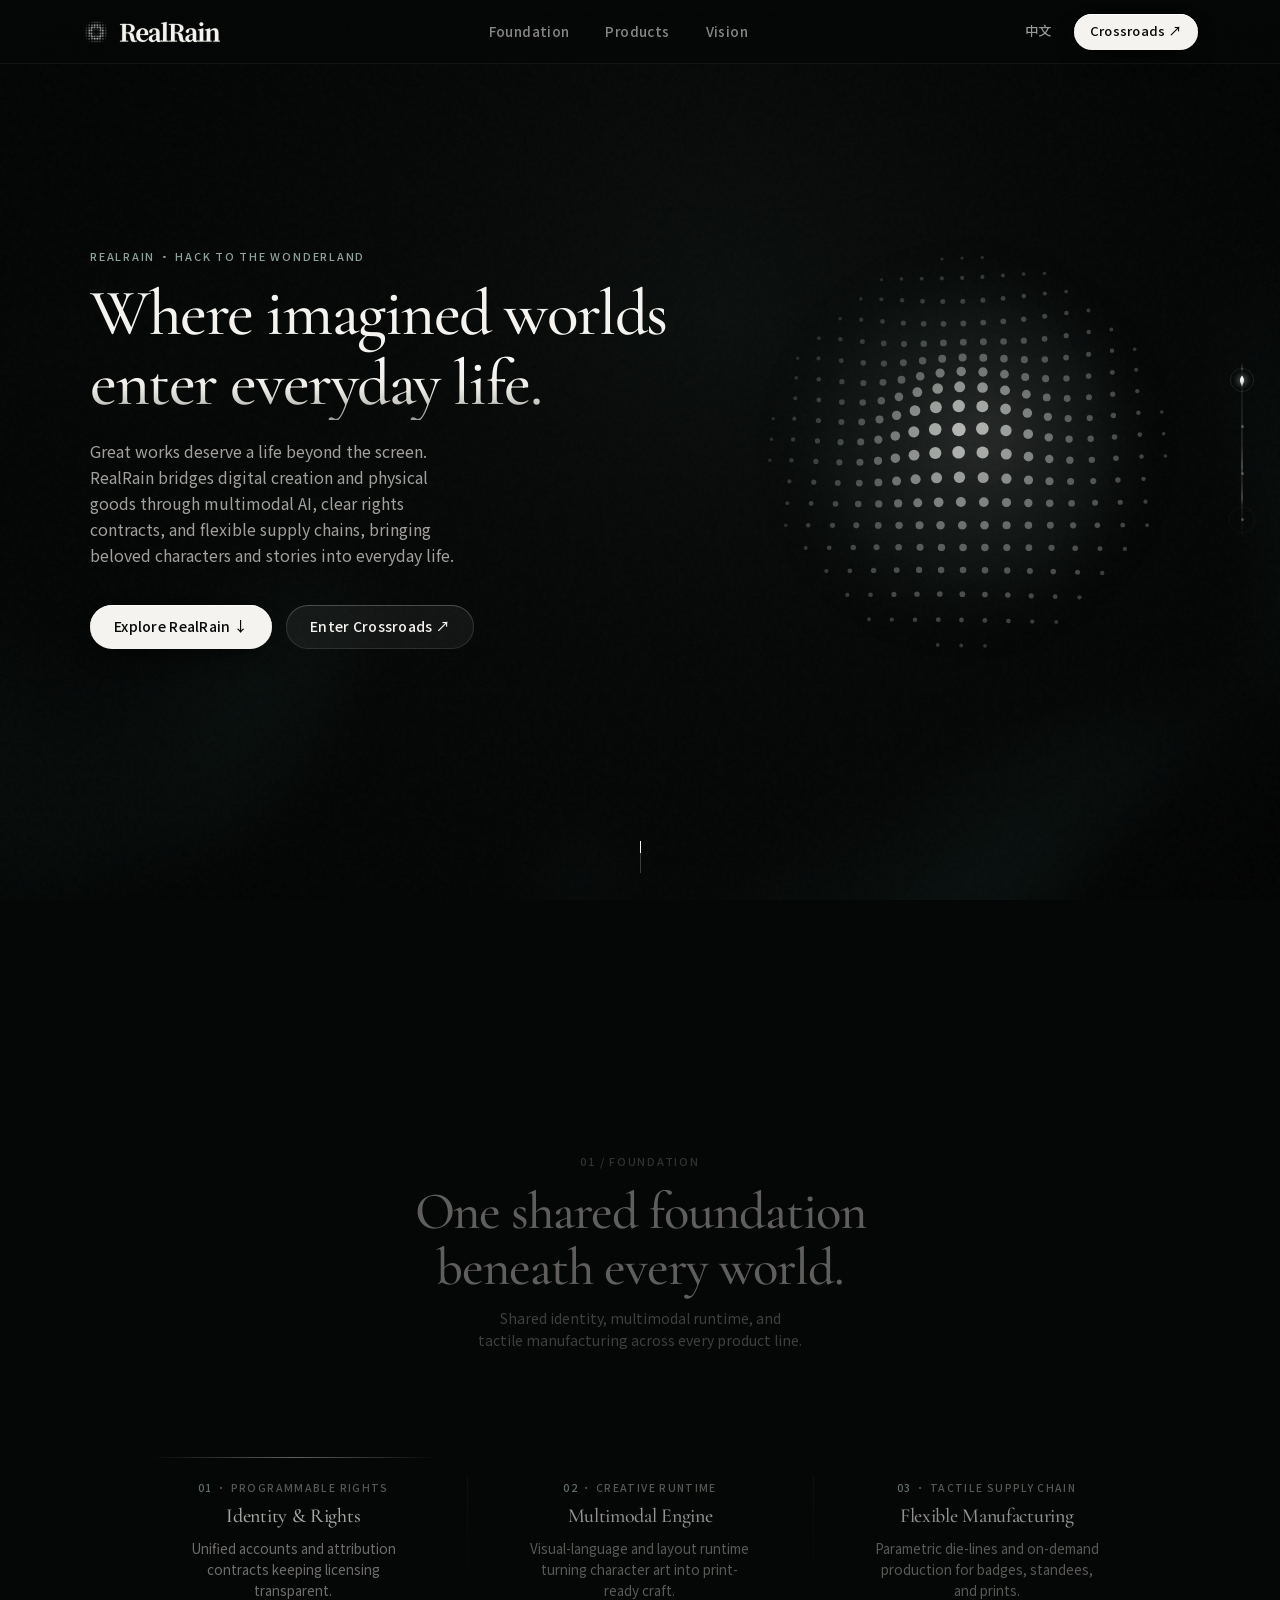
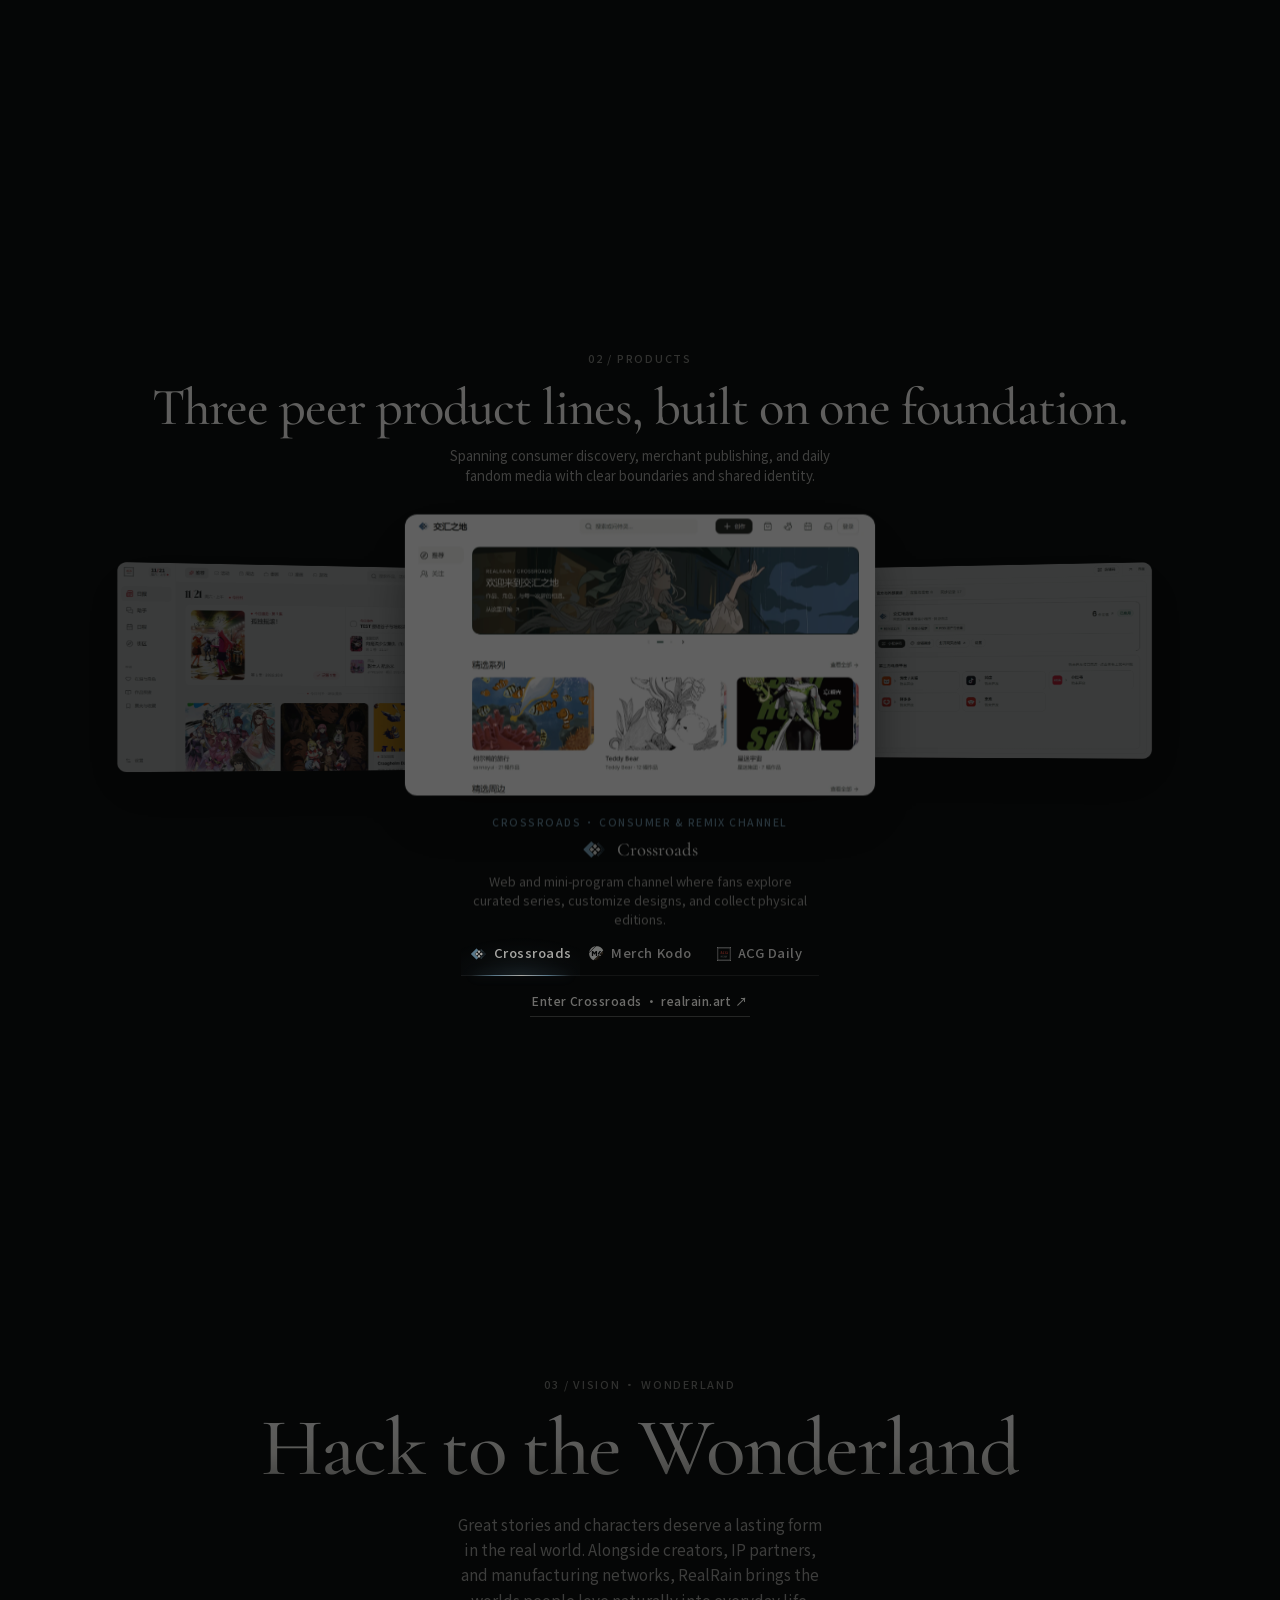
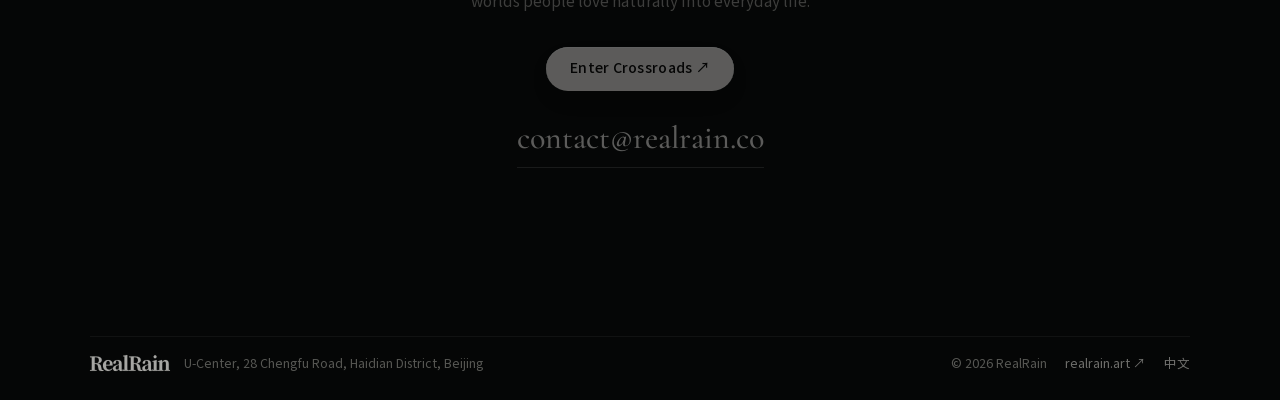
<file: index.html>
<!doctype html>
<html lang="zh-Hans">
<head>
  <meta charset="utf-8" />
  <meta name="viewport" content="width=device-width, initial-scale=1, viewport-fit=cover" />
  <title>非雨 RealRain｜Hack to the Wonderland · 让想象世界，进入现实生活</title>
  <meta name="description" content="非雨 RealRain 搭建数字创作与实体消费之间的桥梁，以统一账户与授权契约、多模态创作引擎与柔性供应链，贯通交汇之地 Crossroads、造物工房 Merch Kodo 与 ACG Daily 三条产品主线。唯一愿景：Hack to the Wonderland。" />
  <meta name="theme-color" content="#050606" />
  <meta name="google-site-verification" content="OOME1cFBIqfPWIe4tlzrmNE7grsRuY8s_axk7-4SNHc" />
  <link rel="canonical" href="https://realrain.co/" />
  <link rel="alternate" hreflang="zh-Hans" href="https://realrain.co/" />
  <link rel="alternate" hreflang="en" href="https://realrain.co/en/" />
  <link rel="alternate" hreflang="x-default" href="https://realrain.co/" />

  <script>
    (function () {
      var targetLang = "zh";
      var otherPage = "/en/";
      if (/bot|crawler|spider|slurp|baidu|bingbot|googlebot|duckduckbot|yandex/i.test(navigator.userAgent)) return;
      try {
        if (document.referrer && new URL(document.referrer).origin === location.origin) return;
      } catch (e) {}
      var match = document.cookie.match(/(?:^|;\s*)rr_lang=(en|zh)(?:;|$)/);
      var pref = match ? match[1] : null;
      if (!pref && targetLang === "zh") {
        var langs = navigator.languages && navigator.languages.length ? navigator.languages : [navigator.language || ""];
        for (var i = 0; i < langs.length; i++) {
          var code = String(langs[i] || "").toLowerCase();
          if (!code) continue;
          if (code.indexOf("zh") === 0) { pref = "zh"; break; }
          if (code.indexOf("en") === 0) { pref = "en"; break; }
        }
      }
      if (pref && pref !== targetLang) {
        location.replace(otherPage + location.search + location.hash);
      }
    })();
  </script>

  <meta property="og:type" content="website" />
  <meta property="og:site_name" content="非雨 RealRain" />
  <meta property="og:locale" content="zh_CN" />
  <meta property="og:title" content="非雨 RealRain｜让想象世界，进入现实生活" />
  <meta property="og:description" content="非雨 RealRain 贯通交汇之地 Crossroads、造物工房 Merch Kodo 与 ACG Daily。唯一愿景：Hack to the Wonderland。" />
  <meta property="og:url" content="https://realrain.co/" />
  <meta property="og:image" content="https://realrain.co/assets/media/art/realrain-og.jpg?v=20261119-13" />
  <meta property="og:image:width" content="1200" />
  <meta property="og:image:height" content="630" />

  <meta name="twitter:card" content="summary_large_image" />
  <meta name="twitter:title" content="非雨 RealRain｜Hack to the Wonderland" />
  <meta name="twitter:description" content="让想象世界，进入现实生活。贯通交汇之地、造物工房与 ACG Daily。" />
  <meta name="twitter:image" content="https://realrain.co/assets/media/art/realrain-og.jpg?v=20261119-13" />

  <link rel="icon" type="image/png" sizes="64x64" href="assets/logo/favicon-64.png?v=20261123-1" />
  <link rel="apple-touch-icon" href="assets/logo/realrain-favicon-celadon.png?v=20261123-1" />
  <link rel="preload" href="assets/fonts/noto-serif-sc-500.woff2?v=20261119-13" as="font" type="font/woff2" crossorigin />

  <!--email_off-->
  <script type="application/ld+json">
    {
      "@context": "https://schema.org",
      "@graph": [
        {
          "@type": "Organization",
          "@id": "https://realrain.co/#organization",
          "name": "非雨 RealRain",
          "alternateName": ["RealRain", "非雨"],
          "slogan": "Hack to the Wonderland",
          "description": "非雨 RealRain 搭建数字创作与实体消费之间的桥梁，贯通交汇之地 Crossroads、造物工房 Merch Kodo 与 ACG Daily 三条核心产品主线。",
          "url": "https://realrain.co/",
          "email": "contact@realrain.co",
          "logo": "https://realrain.co/assets/logo/realrain-favicon-celadon.png",
          "sameAs": [
            "https://realrain.art/",
            "https://github.com/ThisRainIsNotARealRain"
          ],
          "address": {
            "@type": "PostalAddress",
            "streetAddress": "北京市海淀区成府路 28 号 优盛大厦",
            "addressLocality": "北京",
            "addressCountry": "CN"
          }
        },
        {
          "@type": "WebSite",
          "@id": "https://realrain.co/#website",
          "name": "非雨 RealRain",
          "url": "https://realrain.co/",
          "inLanguage": ["zh-Hans", "en"],
          "publisher": { "@id": "https://realrain.co/#organization" }
        },
        {
          "@type": "WebApplication",
          "@id": "https://realrain.art/#app",
          "name": "交汇之地 Crossroads",
          "alternateName": ["交汇之地", "Crossroads"],
          "url": "https://realrain.art/",
          "applicationCategory": "ShoppingApplication",
          "operatingSystem": "Web, WeChat Mini-Program, Android",
          "description": "面向用户与创作者的网页、小程序及客户端消费与共创渠道，浏览精选系列、微调定制并选购正版实体周边。",
          "publisher": { "@id": "https://realrain.co/#organization" }
        },
        {
          "@type": "WebApplication",
          "@id": "https://kodo.realrain.art/#app",
          "name": "造物工房 Merch Kodo",
          "alternateName": ["造物工房", "Merch Kodo", "Rain Shop"],
          "url": "https://kodo.realrain.art/",
          "applicationCategory": "BusinessApplication",
          "operatingSystem": "Web, Android",
          "description": "面向 IP 方、原创品牌与主催的一站式商家与多渠道周边发行平台，涵盖商品开发、独立品牌建店、按需生产与多渠道履约核算。",
          "publisher": { "@id": "https://realrain.co/#organization" }
        },
        {
          "@type": "WebApplication",
          "@id": "https://daily.realrain.art/#app",
          "name": "ACG Daily",
          "alternateName": ["Rain Daily"],
          "url": "https://daily.realrain.art/",
          "applicationCategory": "EntertainmentApplication",
          "operatingSystem": "Web, Android",
          "description": "聚合数万部番剧、游戏与漫画图鉴的可编程个人日报、线下漫展街区、日程日历与智能助手。",
          "publisher": { "@id": "https://realrain.co/#organization" }
        }
      ]
    }
  </script>
  <!--/email_off-->
  <style id="rrInlineStyles">@font-face{font-family:Cormorant Garamond;src:url(assets/fonts/cormorant-garamond-500.woff2?v=20261119-13) format("woff2");font-weight:500;font-style:normal;font-display:swap}@font-face{font-family:"RealRain Serif SC";src:url(assets/fonts/noto-serif-sc-500.woff2?v=20261119-13) format("woff2");font-weight:500;font-style:normal;font-display:swap}@font-face{font-family:RealRain Sans SC;src:url(assets/fonts/noto-sans-sc-400.woff2?v=20261119-13) format("woff2");font-weight:400;font-style:normal;font-display:swap}@font-face{font-family:RealRain Sans SC;src:url(assets/fonts/noto-sans-sc-500.woff2?v=20261119-13) format("woff2");font-weight:500;font-style:normal;font-display:swap}:root{--bg-obsidian: #050606;--ink-ivory: #F4F3EF;--ink-muted: #A1A09C;--ink-subtle: #7E7E79;--accent-mineral: #8CA29B;--font-display: "RealRain Serif SC", "Cormorant Garamond", "Songti SC", "Noto Serif SC", Georgia, serif;--font-sans: "RealRain Sans SC", -apple-system, BlinkMacSystemFont, "PingFang SC", "HarmonyOS Sans SC", "MiSans", "Microsoft YaHei", sans-serif;--font-eyebrow: -apple-system, BlinkMacSystemFont, "Segoe UI", "RealRain Sans SC", sans-serif;--container: 1220px;--header-h: 64px}html[lang=en]{--font-display: "Cormorant Garamond", "RealRain Serif SC", Georgia, serif;--font-sans: -apple-system, BlinkMacSystemFont, "Segoe UI", Roboto, "RealRain Sans SC", sans-serif}*,*:before,*:after{box-sizing:border-box}html{scroll-snap-type:y mandatory;scroll-behavior:smooth;-webkit-text-size-adjust:100%;background:var(--bg-obsidian)}html.is-programmatic-scroll{scroll-snap-type:none!important;scroll-behavior:auto!important}body{margin:0;font-family:var(--font-sans);font-size:15px;font-weight:400;line-height:1.62;color:var(--ink-ivory);background:var(--bg-obsidian);overflow-x:clip;-webkit-font-smoothing:antialiased;-moz-osx-font-smoothing:grayscale;text-rendering:optimizeLegibility}img{display:block;max-width:100%;height:auto}a{color:inherit;text-decoration:none}button{font:inherit;color:inherit;background:none;border:0;padding:0;cursor:pointer}a,button,.triptych-panel,.orbital-card,.orbital-stage,.orb-canvas,.dot-stop{-webkit-tap-highlight-color:transparent}:focus-visible{outline:1.5px solid rgba(244,243,239,.68);outline-offset:3px;border-radius:4px}.triptych-panel:focus,.triptych-panel:focus-visible{outline:none}.eco-tab:focus:not(:focus-visible),.dot-stop:focus:not(:focus-visible){outline:none}.dot-stop:focus-visible,.eco-tab:focus-visible{outline:1.5px solid rgba(244,243,239,.68);outline-offset:2px;border-radius:6px}.skip-link{position:fixed;left:-9999px;top:12px;z-index:200;padding:10px 18px;border-radius:999px;background:var(--ink-ivory);color:#080909;font-weight:500}.skip-link:focus{left:16px}.gl-bg{position:fixed;inset:0;width:100vw;height:100vh;display:block;z-index:0;pointer-events:none}.container{position:relative;z-index:2;width:min(100%,var(--container));margin-inline:auto;padding-inline:clamp(24px,5vw,60px)}.site-header{position:fixed;top:0;left:0;right:0;z-index:90;height:var(--header-h);background:linear-gradient(180deg,#050606e6,#050606bd);border-bottom:1px solid rgba(255,255,255,.055)}.header-inner{width:min(100%,var(--container));height:100%;margin-inline:auto;padding-inline:clamp(20px,4.5vw,52px);display:flex;align-items:center;justify-content:space-between;gap:18px}.header-brand{display:inline-flex;align-items:center;gap:10px;flex-shrink:0;min-height:40px;color:var(--ink-ivory)}.brand-emblem{width:28px;height:28px;display:block;flex-shrink:0;color:#e1eae7}.brand-wordmark{width:100px;height:20px;display:block;flex-shrink:0;color:var(--ink-ivory);overflow:visible}.header-nav{display:flex;align-items:center;gap:clamp(20px,2.8vw,40px);font-size:13.5px;font-weight:500;letter-spacing:.03em}.header-nav a{opacity:.54;padding-block:6px;white-space:nowrap;transition:opacity .14s ease,color .14s ease}.header-nav a:hover,.header-nav a.is-current{opacity:1;color:var(--ink-ivory)}.header-actions{display:flex;align-items:center;gap:14px;flex-shrink:0}.header-lang{font-size:13px;font-weight:500;letter-spacing:.05em;opacity:.62;padding:6px 8px;white-space:nowrap;transition:opacity .14s ease}.header-lang:hover{opacity:1}.btn{display:inline-flex;align-items:center;justify-content:center;gap:8px;min-height:44px;padding:0 24px;border-radius:999px;font-size:14px;font-weight:500;letter-spacing:.02em;white-space:nowrap;transition:transform .15s cubic-bezier(.2,.9,.3,1),background-color .14s ease,box-shadow .15s ease}.btn:active{transform:scale(.985);transition-duration:.1s}.btn-header-cta{min-height:36px;padding:0 16px;font-size:13px}.btn-luminous{background:var(--ink-ivory);color:#080909;box-shadow:inset 0 1px #fff,0 10px 26px -10px #000000d9}.btn-glass{background:#ffffff0e;color:var(--ink-ivory);box-shadow:inset 0 1px #ffffff24,inset 0 0 0 1px #ffffff1c}@media(hover:hover){.btn-luminous:hover{background:#fff;box-shadow:inset 0 1px #fff,0 14px 30px -8px #000000eb}.btn-glass:hover{background:#ffffff17;box-shadow:inset 0 1px #ffffff38,inset 0 0 0 1px #fff3}}.btn-luminous:active{background:var(--ink-ivory);box-shadow:inset 0 1px #ffffffb8,0 4px 14px -8px #000000e0}.btn-glass:active{background:#ffffff13;box-shadow:inset 0 1px #ffffff1a,inset 0 0 0 1px #ffffff26}.nav-toggle{display:none;flex-direction:column;align-items:center;justify-content:center;gap:6px;width:40px;height:40px;border-radius:999px}.nav-toggle-line{display:block;width:20px;height:1.5px;background:currentColor;border-radius:2px}.chapter-dots{position:fixed;right:clamp(10px,2vw,24px);top:50%;transform:translateY(-50%);z-index:80;user-select:none;touch-action:none}.dots-track{position:relative;display:flex;flex-direction:column;justify-content:space-between;align-items:center;width:28px;height:clamp(144px,22dvh,184px);padding-block:10px;cursor:ns-resize}.rain-rail-canvas{position:absolute;inset:0;width:100%;height:100%;pointer-events:none}.dot-stop{position:relative;z-index:2;width:24px;height:24px;display:flex;align-items:center;justify-content:center;cursor:pointer}.dot-stop:after{content:"";width:3px;height:3px;border-radius:50%;background:#f4f3ef47;transition:transform .16s ease,opacity .16s ease,background-color .16s ease}.dot-stop:hover:after{background:var(--ink-ivory);transform:scale(1.4)}.dot-stop.is-active:after{opacity:0}.mobile-drawer{position:fixed;inset:0;z-index:120;background:#050606f5;color:var(--ink-ivory);overflow-y:auto;overscroll-behavior:contain;opacity:0;visibility:hidden;pointer-events:none;transform:translate3d(0,10px,0);transition:opacity .14s cubic-bezier(.4,0,1,1),transform .14s cubic-bezier(.4,0,1,1),visibility 0s linear .14s}.mobile-drawer[hidden]{display:none}.mobile-drawer.is-open{opacity:1;visibility:visible;pointer-events:auto;transform:none;transition:opacity .24s cubic-bezier(.22,1,.36,1),transform .24s cubic-bezier(.22,1,.36,1),visibility 0s}.mobile-drawer.is-closing{visibility:visible;pointer-events:none}.mobile-drawer-inner{min-height:100dvh;display:flex;flex-direction:column;justify-content:space-between;padding:20px 24px 36px}.mobile-drawer-head{display:flex;align-items:center;justify-content:space-between;padding-bottom:16px;border-bottom:1px solid rgba(255,255,255,.08)}.drawer-brand{display:inline-flex;align-items:center;gap:9px;color:var(--ink-ivory)}.drawer-wordmark{height:19px;width:95px;display:block;flex-shrink:0;color:var(--ink-ivory);overflow:visible}.mobile-drawer-close{display:inline-flex;align-items:center;justify-content:center;min-height:44px;min-width:44px;padding:0 20px;border-radius:999px;border:1px solid rgba(255,255,255,.14);font-size:13px;transition:transform .15s cubic-bezier(.2,.9,.3,1),background-color .14s ease,border-color .14s ease}@media(hover:hover){.mobile-drawer-close:hover{background:#ffffff12;border-color:#ffffff42}}.mobile-drawer-close:active{transform:scale(.985);transition-duration:.1s;background:#ffffff1a;border-color:#ffffff4d}.mobile-drawer-nav{display:flex;flex-direction:column;margin-block:24px}.mobile-drawer-nav a{display:flex;align-items:baseline;gap:16px;padding:15px 0;font-family:var(--font-display);font-size:1.55rem;font-weight:500;border-bottom:1px solid rgba(255,255,255,.07);color:#f4f3efad;transition:color .14s ease}.mobile-drawer-nav a.is-current{color:var(--ink-ivory)}.mobile-drawer-nav a.is-current .drawer-num{color:var(--accent-mineral)}@media(hover:hover){.mobile-drawer-nav a:hover{color:var(--ink-ivory)}}.mobile-drawer-nav a:active{color:var(--ink-ivory)}.drawer-num{font-family:var(--font-eyebrow);font-variant-numeric:tabular-nums;font-size:11px;letter-spacing:.14em;color:var(--ink-subtle)}.mobile-drawer-foot{display:flex;flex-direction:column;gap:16px}.drawer-cta{width:100%}.drawer-meta{display:flex;align-items:center;justify-content:space-between;font-size:14px;color:var(--ink-muted)}.act{position:relative;min-height:100svh;height:100dvh;scroll-snap-align:start;scroll-snap-stop:always;overflow:hidden;display:flex;flex-direction:column;justify-content:center;padding-top:calc(var(--header-h) + clamp(12px,2.2dvh,26px));padding-bottom:clamp(16px,2.8dvh,30px)}.act>.container{transition:opacity .28s cubic-bezier(.22,1,.36,1)}.js-ready .act:not(.is-active)>.container{opacity:.68}.act-header,.orbital-stage{transition:opacity .3s cubic-bezier(.22,1,.36,1),transform .34s cubic-bezier(.22,1,.36,1)}.js-ready .act:not(.is-active) .act-header{opacity:.56;transform:translate3d(0,8px,0)}.js-ready .act:not(.is-active) .orbital-stage,.js-ready .act:not(.is-active) .contact-center{opacity:.54;transform:translate3d(0,12px,0)}.eyebrow{margin:0 0 clamp(8px,1.4dvh,14px);font-family:var(--font-eyebrow);font-variant-numeric:tabular-nums;font-size:11px;font-weight:500;letter-spacing:.16em;text-transform:uppercase;color:var(--ink-subtle)}.act-header{margin-bottom:clamp(18px,3.2dvh,34px)}.act-header-compact{margin-bottom:clamp(16px,2.6dvh,28px)}.act-title{margin:0;font-family:var(--font-display);font-size:clamp(1.85rem,3.5vw,3.05rem);font-weight:500;line-height:1.18;letter-spacing:-.02em;color:var(--ink-ivory);text-wrap:balance}html[lang=en] .act-title{font-size:clamp(2.15rem,4.1vw,3.5rem);line-height:1.08}.act-lead{margin:clamp(8px,1.2dvh,12px) 0 0;max-width:58ch;font-size:clamp(13.5px,1.1vw,15.5px);line-height:1.58;color:var(--ink-muted);text-wrap:balance}.platinum-text{background:linear-gradient(180deg,#fff,#ecebe6 56%,#9c9c97);-webkit-background-clip:text;background-clip:text;color:transparent}.reveal-line>span{display:block}.reveal-line>span,.reveal-fade{transition:opacity .22s ease}.cover-act{padding-top:var(--header-h);padding-bottom:clamp(18px,3dvh,30px)}.cover-container{height:100%;display:flex;flex-direction:column;justify-content:space-between}.cover-grid{flex:1 1 auto;display:grid;grid-template-columns:minmax(0,1.15fr) minmax(0,.85fr);align-items:center;gap:clamp(20px,4vw,48px)}.cover-copy .eyebrow{color:var(--accent-mineral)}.cover-title{margin:0 0 clamp(14px,2.2dvh,24px);font-family:var(--font-display);font-size:clamp(2.45rem,5.1vw,4.45rem);font-weight:500;line-height:1.13;letter-spacing:-.022em;color:var(--ink-ivory)}html[lang=en] .cover-title{font-size:clamp(2.55rem,5.1vw,4.45rem);line-height:1.08}.cover-sub{margin:0 0 clamp(24px,4dvh,40px);font-size:clamp(15px,1.25vw,17.5px);color:var(--ink-muted);max-width:48ch;text-wrap:balance}.cover-actions{display:flex;flex-wrap:wrap;align-items:center;gap:14px}.cover-sculpture{position:relative;display:flex;align-items:center;justify-content:center;width:100%;height:clamp(280px,52dvh,490px)}.orb-canvas{width:100%;height:100%;display:block;touch-action:none;user-select:none;-webkit-user-select:none;cursor:grab}.orb-canvas:active{cursor:grabbing}.scroll-drop{align-self:center;display:flex;align-items:flex-end;justify-content:center;width:32px;height:40px}.scroll-drop-line{position:relative;width:1px;height:32px;background:#f4f3ef38;overflow:hidden}.scroll-drop-line:after{content:"";position:absolute;left:0;top:0;width:1px;height:12px;background:var(--ink-ivory);animation:dropBead 2.1s cubic-bezier(.4,0,.2,1) infinite}@keyframes dropBead{0%{transform:translate3d(0,-12px,0);opacity:0}25%{opacity:1}75%{opacity:.9}to{transform:translate3d(0,32px,0);opacity:0}}.orbital-stage{position:relative;width:100%;perspective:1600px;touch-action:pan-y;user-select:none;cursor:grab}.orbital-stage.is-dragging{cursor:grabbing}.orbital-ring{position:relative;width:100%;height:100%;transform-style:preserve-3d;pointer-events:none}.orbital-card{position:absolute;left:50%;top:50%;transform-origin:center center;pointer-events:auto}#platform.is-active .orbital-card{will-change:transform,opacity}.orbital-card:not(.is-center){cursor:pointer}.foundation-container{display:flex;flex-direction:column;align-items:center}.foundation-header{text-align:center;max-width:680px;margin:0 auto clamp(68px,12.5dvh,124px)}.foundation-header .act-lead{margin-inline:auto}.strata-canvas{position:absolute;inset:0;width:100%;height:100%;display:block;z-index:1;pointer-events:none}.triptych-rail{position:relative;width:min(100%,1040px);margin-inline:auto;height:1px;background:transparent;overflow:hidden}.triptych-beam{display:block;width:33.3333%;height:1px;background:linear-gradient(90deg,#f4f3ef00 8%,#f4f3ef8f,#8ca29b00 92%);transform:translate3d(calc(var(--active-what, 0) * 100%),0,0);transition:transform .28s cubic-bezier(.22,1,.36,1);will-change:transform}.triptych-deck{width:min(100%,1040px);margin-inline:auto;display:grid;grid-template-columns:repeat(3,minmax(0,1fr));align-items:start;gap:0}.triptych-panel{position:relative;padding:clamp(18px,2.4dvh,28px) clamp(16px,2vw,28px) clamp(8px,1.4dvh,16px);display:flex;flex-direction:column;align-items:center;text-align:center;justify-content:flex-start;gap:8px;background:transparent;border:0;box-shadow:none;cursor:default}.triptych-panel:not(:first-child):before{content:"";position:absolute;left:0;top:18px;bottom:8px;width:1px;background:linear-gradient(180deg,#ffffff0f,#fff0);pointer-events:none}.card-kicker{font-family:var(--font-eyebrow);font-variant-numeric:tabular-nums;font-size:10.5px;font-weight:500;letter-spacing:.13em;text-transform:uppercase;color:var(--ink-subtle)}.card-num{color:var(--accent-mineral)}.triptych-panel h3{margin:0;font-family:var(--font-display);font-size:clamp(1.2rem,1.56vw,1.44rem);font-weight:500;line-height:1.28;letter-spacing:-.015em;color:var(--ink-ivory);opacity:.88;transition:opacity .2s ease}@media(hover:hover){.triptych-panel:hover h3{opacity:1}}.triptych-panel.is-expanded h3{opacity:1}.card-brief-wrap{display:block}.card-brief{margin:0 auto;max-width:28ch;font-size:13.5px;line-height:1.56;color:var(--ink-muted);opacity:.8;transition:opacity .2s ease}@media(hover:hover){.triptych-panel:hover .card-brief{opacity:1}}.triptych-panel.is-expanded .card-brief{opacity:1}.stage-container{display:flex;flex-direction:column;align-items:center}.stage-header{text-align:center;margin-bottom:clamp(10px,1.8dvh,18px)}.stage-sub{margin:clamp(6px,1dvh,10px) auto 0;max-width:58ch;font-size:clamp(13px,1.05vw,14.5px);line-height:1.52;color:var(--ink-muted);text-wrap:balance}.orbital-stage-quad{height:clamp(290px,47dvh,430px)}.stage-plate{width:min(76vw,524px);height:100%;margin:0;display:flex;flex-direction:column;align-items:center;justify-content:space-between;gap:10px;background:none;border:0;box-shadow:none;overflow:visible}#platform{--stage-glow: #84B0CA;--stage-glow-rgb: 132, 176, 202}.plate-art{position:relative;width:100%;flex:1 1 auto;min-height:0;display:flex;align-items:center;justify-content:center}.plate-art:before{content:"";position:absolute;inset:6% 10%;border-radius:50%;background:radial-gradient(closest-side,rgba(140,162,155,.09),transparent 76%);pointer-events:none}[data-ring-card="0"] .plate-art:before{background:radial-gradient(closest-side,rgba(132,176,202,.14),transparent 76%)}[data-ring-card="1"] .plate-art:before{background:radial-gradient(closest-side,rgba(204,166,123,.15),transparent 76%)}[data-ring-card="2"] .plate-art:before{background:radial-gradient(closest-side,rgba(229,77,62,.14),transparent 76%)}.plate-art .main-art{position:relative;z-index:1;max-width:96%;max-height:95%;width:auto;height:auto;object-fit:contain;border-radius:12px;box-shadow:0 26px 54px -18px #000000eb,0 0 0 1px #ffffff1a;pointer-events:none;transition:box-shadow .18s ease}.orbital-card:not(.is-center):hover .main-art{box-shadow:0 26px 54px -18px #000000eb,0 0 0 1px #f4f3ef57}.plate-meta{text-align:center;max-width:44ch;padding-inline:8px;transition:opacity .18s ease}.plate-kicker{display:block;margin-bottom:4px;font-family:var(--font-eyebrow);font-size:10.5px;font-weight:500;letter-spacing:.14em;text-transform:uppercase;color:var(--accent-mineral)}[data-ring-card="0"] .plate-kicker{color:#84b0ca}[data-ring-card="1"] .plate-kicker{color:#cca67b}[data-ring-card="2"] .plate-kicker{color:#e54d3e}.plate-title-row{display:inline-flex;align-items:center;justify-content:center;gap:9px}.plate-logo{display:block;flex-shrink:0}.plate-logo--crossroads{width:26px;height:26px}.plate-logo--merchkodo{width:24px;height:24px}.plate-logo--acgdaily{width:22px;height:22px}.plate-meta h3{margin:0;font-family:var(--font-display);font-size:clamp(1.12rem,1.45vw,1.32rem);font-weight:500;color:var(--ink-ivory)}.plate-meta p{margin:4px 0 0;font-size:12.8px;line-height:1.5;color:var(--ink-muted)}.stage-foot{margin-top:clamp(10px,1.8dvh,18px);display:flex;flex-direction:column;align-items:center;gap:12px}.eco-bar{position:relative;display:grid;grid-template-columns:repeat(3,minmax(0,1fr));align-items:center;width:min(100%,432px);padding:0;background:transparent;border:0;border-bottom:1px solid rgba(255,255,255,.09);border-radius:0}.eco-thumb{position:absolute;top:0;bottom:-1px;left:0;width:33.3333%;background:radial-gradient(ellipse 76% 95% at 50% 100%,rgba(var(--stage-glow-rgb, 132, 176, 202),.18),rgba(var(--stage-glow-rgb, 132, 176, 202),.05) 54%,#05060600);transform:translate3d(calc(var(--stage-idx, 0) * 100%),0,0);transition:transform .3s cubic-bezier(.22,1,.36,1),background .24s ease;pointer-events:none;z-index:0}.eco-thumb:after{content:"";position:absolute;left:8%;right:8%;bottom:0;height:1.5px;background:linear-gradient(90deg,rgba(244,243,239,0) 0%,var(--stage-glow, #84B0CA) 24%,#F4F3EF 50%,var(--stage-glow, #84B0CA) 76%,rgba(132,176,202,0) 100%);box-shadow:0 0 12px rgba(var(--stage-glow-rgb, 132, 176, 202),.48);transition:background .24s ease,box-shadow .24s ease}.eco-tab{position:relative;z-index:1;display:inline-flex;align-items:center;justify-content:center;gap:6px;padding:9px 8px 11px;border-radius:0;font-family:var(--font-eyebrow);font-size:13px;font-weight:500;letter-spacing:.04em;color:#f4f3ef94;white-space:nowrap;transition:color .18s ease}.eco-tab-logo{display:block;flex-shrink:0;opacity:.68;transition:opacity .18s ease}.eco-tab-logo--crossroads{width:18px;height:18px}.eco-tab-logo--merchkodo{width:17px;height:17px}.eco-tab-logo--acgdaily{width:16px;height:16px}.eco-tab.is-active .eco-tab-logo{opacity:1}@media(hover:hover){.eco-tab:hover{color:#f4f3efcc}}.eco-tab:focus-visible{color:#f4f3efcc}.eco-tab.is-active,.eco-tab.is-active:focus-visible{color:var(--ink-ivory)}@media(hover:hover){.eco-tab.is-active:hover{color:var(--ink-ivory)}}.stage-link{font-family:var(--font-eyebrow);font-size:12px;font-weight:500;letter-spacing:.04em;color:var(--ink-muted);padding:4px 2px;border-bottom:1px solid rgba(244,243,239,.2);transition:color .14s ease,border-color .14s ease}.stage-link:hover{color:var(--ink-ivory);border-color:var(--ink-ivory)}.contact-act{justify-content:space-between;padding-bottom:clamp(16px,3dvh,30px)}.contact-container{flex:1 1 auto;height:100%;display:flex;flex-direction:column;justify-content:space-between}.contact-center{text-align:center;max-width:820px;margin-inline:auto;transform-style:preserve-3d;transition:opacity .3s cubic-bezier(.22,1,.36,1),transform .34s cubic-bezier(.22,1,.36,1)}.slogan-monolith{margin:0 0 clamp(14px,2.4dvh,22px);font-family:Cormorant Garamond,"RealRain Serif SC",Georgia,serif;font-size:clamp(2.5rem,6.4vw,5.2rem);font-weight:500;line-height:1.04;letter-spacing:-.02em}.vision-lead{margin:0 auto clamp(22px,3.6dvh,34px);max-width:54ch;font-size:clamp(14.5px,1.2vw,16.5px);line-height:1.65;color:var(--ink-muted);text-wrap:balance}.contact-actions{display:flex;flex-direction:column;align-items:center;gap:clamp(14px,2.4dvh,22px)}.contact-mail{display:inline-block;font-family:Cormorant Garamond,"RealRain Serif SC",Georgia,serif;font-size:clamp(1.35rem,2.5vw,2rem);font-weight:500;color:var(--ink-ivory);border-bottom:1px solid rgba(255,255,255,.24);padding-bottom:3px;word-break:break-word;transition:color .14s ease,border-color .14s ease,transform .16s cubic-bezier(.2,.9,.3,1)}.contact-mail:hover{color:#fff;border-color:#fff}.colophon{padding-top:16px;border-top:1px solid rgba(255,255,255,.08);display:flex;flex-wrap:wrap;align-items:center;justify-content:space-between;gap:10px 24px;font-size:12.5px;color:var(--ink-subtle)}.colophon-left{display:flex;flex-wrap:wrap;align-items:center;gap:8px 14px}.colophon-wordmark{width:80px;height:16px;display:block;flex-shrink:0;color:var(--ink-ivory);overflow:visible}.colophon-sep{padding-left:12px;border-left:1px solid rgba(255,255,255,.16);color:var(--ink-muted)}.colophon-right{display:flex;flex-wrap:wrap;align-items:center;gap:10px 18px}.colophon-right a{color:var(--ink-muted);transition:color .14s ease}.colophon-right a:hover{color:var(--ink-ivory)}@media(prefers-reduced-motion:reduce){html{scroll-behavior:auto}*,*:before,*:after{animation:none!important;transition:none!important}}@media(max-width:960px){.header-nav,.btn-header-cta{display:none}.nav-toggle{display:inline-flex}.cover-grid{grid-template-columns:minmax(0,1fr);align-content:center;gap:clamp(14px,2.5dvh,24px)}.cover-sculpture{order:-1;width:100%;height:auto;justify-content:center}.cover-sculpture .orb-canvas{width:min(56vw,240px);height:min(56vw,240px);margin-inline:auto}.triptych-rail{display:none}.foundation-header{align-items:center;text-align:center;margin-bottom:clamp(44px,7.5dvh,68px)}.triptych-deck{display:flex;flex-direction:column;align-items:center;overflow:visible;gap:0;margin:0 auto;width:100%;border-bottom:0}.triptych-panel{flex:none;width:min(100%,350px);padding:11px 0;border:0;border-top:1px solid rgba(255,255,255,.08);align-items:center;text-align:center;gap:3px;outline:none}.triptych-panel:not(:first-child):before{display:none}.triptych-panel .card-num,.triptych-panel .card-kicker{color:var(--accent-mineral)}.triptych-panel h3,.card-brief{opacity:1;text-align:center}.card-brief-wrap{display:block;opacity:1}.orbital-stage-quad{height:clamp(240px,40dvh,330px)}.stage-plate{width:min(82vw,430px);gap:8px}}@media(max-width:640px){:root{--header-h: 56px}.container,.header-inner{padding-inline:20px}.header-brand{gap:9px}.brand-emblem{width:24px;height:24px}.brand-wordmark{width:90px;height:18px}.chapter-dots{right:3px;pointer-events:none;opacity:.68}.dots-track{width:12px;height:96px;padding-block:4px}.dot-stop{width:12px;height:18px}.cover-grid{gap:clamp(16px,3dvh,26px)}.cover-title{font-size:clamp(2.05rem,8.6vw,2.75rem);margin-bottom:12px}html[lang=en] .cover-title{font-size:clamp(2.12rem,8.8vw,2.85rem)}.act-title{font-size:clamp(1.48rem,6vw,1.92rem)}html[lang=en] .act-title{font-size:clamp(1.36rem,5.5vw,1.78rem);line-height:1.12}.cover-sub{font-size:14px;line-height:1.58;margin-bottom:20px}.cover-actions{display:grid;grid-template-columns:repeat(2,minmax(0,1fr));gap:10px;width:100%}.cover-actions .btn{width:100%;min-height:44px;padding:0 12px;font-size:13.5px}.act-lead,.stage-sub{font-size:13.5px;line-height:1.5;margin-top:7px;max-width:none}.cover-sculpture{height:auto}.cover-sculpture .orb-canvas{width:min(58vw,224px);height:min(58vw,224px)}.act-header,.act-header-compact,.stage-header{margin-bottom:clamp(14px,2.2dvh,20px)}.foundation-header{margin-bottom:clamp(44px,8dvh,68px)}.triptych-deck{margin-bottom:0}.triptych-panel{width:min(100%,336px);padding:10px 0;gap:2px}.triptych-panel h3{font-size:1.08rem}.card-brief{font-size:12.5px;line-height:1.44}.orbital-stage{width:100vw;max-width:none}.orbital-stage-quad{height:clamp(228px,36dvh,292px)}.stage-plate{width:min(74vw,294px)}.plate-meta{padding-inline:2px}.plate-title-row{gap:7px}.plate-logo--crossroads{width:21px;height:21px}.plate-logo--merchkodo{width:20px;height:20px}.plate-logo--acgdaily{width:18.5px;height:18.5px}.plate-meta h3{font-size:1.14rem}.plate-meta p{font-size:12.8px;line-height:1.46}.stage-foot{margin-top:clamp(10px,1.8dvh,16px);gap:10px}.eco-bar{width:min(100%,352px);padding:0}.eco-thumb{top:0;bottom:-1px;left:0;width:33.3333%;transition:transform .32s cubic-bezier(.22,1,.36,1),background .24s ease}.eco-tab{gap:5px;padding:8px 4px 10px;font-size:12.2px}.eco-tab-logo--crossroads{width:15.5px;height:15.5px}.eco-tab-logo--merchkodo{width:14.5px;height:14.5px}.eco-tab-logo--acgdaily{width:13px;height:13px}.stage-link{font-size:11.8px}.contact-center{text-align:center}.slogan-monolith{font-size:clamp(2.15rem,9.2vw,3.05rem);margin-bottom:12px}.vision-lead{font-size:14px;line-height:1.58;margin-bottom:20px}.contact-mail{font-size:clamp(1.32rem,5.8vw,1.9rem)}.colophon{flex-direction:column;align-items:flex-start;text-align:left;gap:8px;padding-top:14px;font-size:11.8px}.colophon-left{gap:6px 12px}.colophon-sep{border-left:0;padding-left:0}.colophon-right{gap:8px 16px}}@media(max-width:359px){.container,.header-inner{padding-inline:16px}.cover-actions{gap:8px}.cover-actions .btn{min-height:38px;padding:0 8px;font-size:11.8px}.eco-tab{font-size:11.2px;padding:7px 2px 9px}}@media(max-width:640px)and (max-height:700px){.act{padding-top:calc(var(--header-h) + 6px);padding-bottom:10px}.eyebrow{margin-bottom:4px}.act-header,.act-header-compact,.stage-header{margin-bottom:8px}.foundation-header{margin-bottom:24px}.cover-grid{gap:10px}.cover-title{font-size:clamp(1.78rem,7.8vw,2.35rem);margin-bottom:8px}html[lang=en] .cover-title{font-size:clamp(1.85rem,8vw,2.45rem)}.cover-sub{font-size:12.2px;line-height:1.42;margin-bottom:12px}.cover-actions .btn{min-height:36px;padding:0 10px;font-size:12px}.scroll-drop{display:none}.act-title,html[lang=en] .act-title{font-size:clamp(1.16rem,4.9vw,1.55rem);line-height:1.14}.act-lead,.stage-sub{font-size:11.6px;line-height:1.35;margin-top:4px}.triptych-deck{margin-bottom:0}.triptych-panel{padding:7px 0;gap:2px}.triptych-panel h3{font-size:.98rem}.card-brief{font-size:11.2px;line-height:1.32}.orbital-stage-quad{height:176px}.plate-meta h3{font-size:1.02rem}.stage-foot{margin-top:6px;gap:6px}.eco-tab{font-size:11px;padding:5px 4px 7px}.slogan-monolith{font-size:clamp(2.1rem,8.8vw,3rem);margin-bottom:10px}.vision-lead{font-size:12px;line-height:1.42;margin-bottom:14px}.contact-mail{font-size:clamp(1.2rem,5.4vw,1.7rem)}.plate-meta p{font-size:11px;line-height:1.32}.colophon{padding-top:10px;gap:5px;font-size:11px}.cover-sculpture{height:auto}.cover-sculpture .orb-canvas{width:min(40vw,128px);height:min(40vw,128px)}}@media(max-height:600px){html{scroll-snap-type:y proximity}.act{height:auto;min-height:100svh;overflow:visible;padding-top:calc(var(--header-h) + 28px);padding-bottom:36px}}</style>
  <script type="module" id="rrInlineScript">(function(){"use strict";document.documentElement.classList.add("js-ready");function Pe(){var o=document.getElementById("glCanvas");if(!o)return;var i=window.matchMedia("(prefers-reduced-motion: reduce)").matches,n={scroll:0,scrollTarget:0,mx:.5,my:.5,mxTarget:.5,myTarget:.5,rx:.5,ry:.5,rippleT:-10},u=performance.now();function P(){u=performance.now()}window.addEventListener("pointermove",function(y){n.mxTarget=y.clientX/Math.max(1,window.innerWidth),n.myTarget=1-y.clientY/Math.max(1,window.innerHeight),P()},{passive:!0}),window.addEventListener("pointerdown",function(y){n.rx=y.clientX/Math.max(1,window.innerWidth),n.ry=1-y.clientY/Math.max(1,window.innerHeight),n.rippleT=performance.now()*.001,P()},{passive:!0});function K(){var y=Math.max(1,document.documentElement.scrollHeight-window.innerHeight);n.scrollTarget=Math.max(0,Math.min(1,window.scrollY/y)),P()}window.addEventListener("scroll",K,{passive:!0}),K();var a=o.getContext("webgl",{alpha:!1,antialias:!1,depth:!1,stencil:!1})||o.getContext("experimental-webgl",{alpha:!1,antialias:!1,depth:!1,stencil:!1});if(a){let y=function(O,I){var q=a.createShader(O);return a.shaderSource(q,I),a.compileShader(q),a.getShaderParameter(q,a.COMPILE_STATUS)?q:(a.deleteShader(q),null)};var L=["attribute vec2 aPos;","void main() { gl_Position = vec4(aPos, 0.0, 1.0); }"].join(`
`),g=["precision mediump float;","uniform vec2 uRes;","uniform float uTime;","uniform vec2 uMouse;","uniform float uScroll;","uniform vec2 uRipple;","uniform float uRippleAge;","","float hash(vec2 p) {","  p = fract(p * vec2(123.34, 456.21));","  p += dot(p, p + 45.32);","  return fract(p.x * p.y);","}","","float noise(vec2 p) {","  vec2 i = floor(p);","  vec2 f = fract(p);","  vec2 u = f * f * (3.0 - 2.0 * f);","  return mix(","    mix(hash(i + vec2(0.0, 0.0)), hash(i + vec2(1.0, 0.0)), u.x),","    mix(hash(i + vec2(0.0, 1.0)), hash(i + vec2(1.0, 1.0)), u.x),","    u.y","  );","}","","float fbm(vec2 p) {","  float v = 0.0;","  float a = 0.56;","  mat2 rot = mat2(0.8, 0.6, -0.6, 0.8);","  for (int i = 0; i < 2; i++) {","    v += a * noise(p);","    p = rot * p * 2.04;","    a *= 0.44;","  }","  return v;","}","","void main() {","  vec2 uv = gl_FragCoord.xy / uRes;","  float aspect = uRes.x / max(1.0, uRes.y);","  float portrait = clamp(1.0 - aspect, 0.0, 0.55);","  vec2 scale = vec2(max(aspect, 0.72), max(1.0, 1.0 + portrait * 0.18));","  vec2 p = (uv - 0.5) * scale;","","  vec2 m = (uMouse - 0.5) * scale;","  float md = length(p - m);","  p += normalize(p - m + 0.001) * exp(-md * 2.4) * 0.05;","","  float t = uTime * 0.14;","  vec2 q = vec2(fbm(p * 1.4 + t + uScroll * 1.1), fbm(p * 1.4 + vec2(4.2, 1.7) - t * 0.8));","  float f = fbm(p * 1.9 + q * 1.65 + vec2(uScroll * 0.8, -uScroll * 0.5));","","  float ribbon = smoothstep(0.38, 0.74, f);","  float filament = pow(smoothstep(0.52, 0.84, f), 2.1);","","  vec2 rp = (uv - uRipple) * scale;","  float rd = length(rp);","  float wave = 0.0;","  if (uRippleAge >= 0.0 && uRippleAge < 2.2) {","    float radius = uRippleAge * 0.55;","    wave = exp(-abs(rd - radius) * 28.0) * exp(-uRippleAge * 1.4) * 0.30;","  }","","  vec3 baseObsidian = vec3(0.018, 0.021, 0.020);","  vec3 mineralStone = vec3(0.055, 0.098, 0.090);","  vec3 silverMist = vec3(0.27, 0.35, 0.335);","","  vec3 col = mix(baseObsidian, mineralStone, ribbon * 0.92);","  col += silverMist * (filament * 0.25 + wave);","  col += vec3(0.15, 0.21, 0.195) * exp(-md * 2.8) * 0.22;","  col *= 1.0 - smoothstep(0.34, 1.08 + portrait * 0.22, length(p * vec2(mix(0.78, 0.68, portrait), 0.95))) * mix(0.62, 0.44, portrait);","  col += (hash(gl_FragCoord.xy) - 0.5) * 0.012;","","  gl_FragColor = vec4(col, 1.0);","}"].join(`
`),E=y(a.VERTEX_SHADER,L),m=y(a.FRAGMENT_SHADER,g),h=E&&m?a.createProgram():null;if(h&&(a.attachShader(h,E),a.attachShader(h,m),a.linkProgram(h)),h&&a.getProgramParameter(h,a.LINK_STATUS)){a.useProgram(h);var S=a.createBuffer();a.bindBuffer(a.ARRAY_BUFFER,S),a.bufferData(a.ARRAY_BUFFER,new Float32Array([-1,-1,1,-1,-1,1,1,1]),a.STATIC_DRAW);var B=a.getAttribLocation(h,"aPos");a.enableVertexAttribArray(B),a.vertexAttribPointer(B,2,a.FLOAT,!1,0,0);var R=a.getUniformLocation(h,"uRes"),X=a.getUniformLocation(h,"uTime"),l=a.getUniformLocation(h,"uMouse"),c=a.getUniformLocation(h,"uScroll"),d=a.getUniformLocation(h,"uRipple"),b=a.getUniformLocation(h,"uRippleAge"),Y=function(){var O=Math.min(.45,640/Math.max(1,window.innerWidth));o.width=Math.max(1,Math.round(window.innerWidth*O)),o.height=Math.max(1,Math.round(window.innerHeight*O)),a.viewport(0,0,o.width,o.height),P()};window.addEventListener("resize",Y,{passive:!0}),Y();var U=performance.now(),k=0,j=0,Z=function(O){if(j=0,!document.hidden){var I=typeof O=="number"?O:performance.now(),q=I*.001,D=n.rippleT>0?q-n.rippleT:-1,C=D>=0&&D<2.2,V=I-u>650&&!C;if(!i&&V&&I-k<32){j=requestAnimationFrame(Z);return}if(k=I,!i&&I-u>1200){var Q=q*.24;n.mxTarget=.5+Math.sin(Q)*.18,n.myTarget=.52+Math.cos(Q*.78)*.14}n.scroll+=(n.scrollTarget-n.scroll)*.14,n.mx+=(n.mxTarget-n.mx)*.14,n.my+=(n.myTarget-n.my)*.14,a.uniform2f(R,o.width,o.height),a.uniform1f(X,i?1.5:(I-U)*.001),a.uniform2f(l,n.mx,n.my),a.uniform1f(c,n.scroll),a.uniform2f(d,n.rx,n.ry),a.uniform1f(b,D),a.drawArrays(a.TRIANGLE_STRIP,0,4),i||(j=requestAnimationFrame(Z))}};document.addEventListener("visibilitychange",function(){!document.hidden&&!i&&!j&&(k=0,j=requestAnimationFrame(Z))}),Z(U);return}}var N=o.getContext("2d");if(!N)return;function F(){o.width=window.innerWidth,o.height=window.innerHeight}window.addEventListener("resize",F,{passive:!0}),F();function z(){var y=o.width,O=o.height;N.fillStyle="#050606",N.fillRect(0,0,y,O);var I=N.createRadialGradient(y*n.mxTarget,O*(1-n.myTarget),20,y*.5,O*.5,Math.max(y,O)*.75);I.addColorStop(0,"rgba(140, 162, 155, 0.17)"),I.addColorStop(.55,"rgba(38, 56, 52, 0.075)"),I.addColorStop(1,"rgba(5, 6, 6, 0)"),N.fillStyle=I,N.fillRect(0,0,y,O),i||requestAnimationFrame(z)}z()}function Re(){var o=document.getElementById("orbCanvas");if(!o)return;var i=o.getContext("2d");if(!i)return;for(var n=window.matchMedia("(prefers-reduced-motion: reduce)").matches,u=[],P=[],K=0;K<19;K++)for(var a=0;a<19;a++){var L=(a-9)/9,g=(K-9)/9,E=Math.sqrt(L*L+g*g);E<=1.02&&(u.push({nx:L,ny:g,dist:E,baseR:Math.max(.18,1-E*.72)}),P.push({sx:0,sy:0,r:1,z:0,lit:0,alpha:.5}))}var m=.14,h=-.18,S=.14,B=-.18,R=0,X=0,l=0,c=0,d=0,b=!1,Y=null,U=!1,k=0,j=0,Z=0,N=0,F=0,z=performance.now(),y=0,O=0;function I(){var w=o.getBoundingClientRect();N=w.left+w.width*.5,F=w.top+w.height*.5}o.addEventListener("touchmove",function(w){b&&w.preventDefault()},{passive:!1}),o.addEventListener("pointerdown",function(w){b=!0,Y=w.pointerId,k=w.clientX,j=w.clientY,l=0,c=0,d=1,Z=performance.now(),z=Z;try{o.setPointerCapture(w.pointerId)}catch{}J&&!document.hidden&&!n&&!G&&(y=0,G=requestAnimationFrame(te))}),window.addEventListener("pointermove",function(w){if(b&&w.pointerId===Y){var M=w.clientX-k,A=w.clientY-j,_=w.pointerType==="touch"?.0115:.0085;B+=M*_,S=Math.max(-1.22,Math.min(1.22,S-A*_)),c=c*.42+M*_*.58,l=l*.42+-A*_*.58,k=w.clientX,j=w.clientY,Z=performance.now(),z=Z}else if(!b&&J&&w.pointerType!=="touch"){!N&&!F&&I();var H=Math.max(260,window.innerWidth*.52),e=Math.max(220,window.innerHeight*.48);R=Math.max(-1,Math.min(1,(w.clientX-N)/H)),X=Math.max(-1,Math.min(1,(w.clientY-F)/e)),U=!0,B=R*.68,S=-X*.56,l*=.2,c*=.2,z=performance.now()}},{passive:!0});function q(w){b&&(w&&Y!==null&&w.pointerId!==Y||(b=!1,Y=null,performance.now()-Z>80&&(l=0,c=0)))}window.addEventListener("pointerup",q),window.addEventListener("pointercancel",q);var D=0,C=0,V=1;function Q(){V=Math.min(window.devicePixelRatio||1,1.5),D=o.clientWidth||320,C=o.clientHeight||320,o.width=Math.round(D*V),o.height=Math.round(C*V),i.setTransform(V,0,0,V,0,0),I(),z=performance.now()}window.addEventListener("resize",Q,{passive:!0}),window.addEventListener("scroll",I,{passive:!0}),Q();var J=!0,G=0,ae=document.getElementById("top");ae&&typeof IntersectionObserver=="function"&&new IntersectionObserver(function(w){J=w[0].isIntersecting,J&&!document.hidden&&!n&&!G&&(y=0,G=requestAnimationFrame(te))},{threshold:.05}).observe(ae),document.addEventListener("visibilitychange",function(){J&&!document.hidden&&!n&&!G&&(y=0,G=requestAnimationFrame(te))});function te(w){if(G=0,!(!J||document.hidden)){var M=typeof w=="number"?w:performance.now(),A=!b&&Math.abs(l)<5e-4&&Math.abs(c)<5e-4&&Math.abs(S-m)<.002&&Math.abs(B-h)<.002&&d<.01;if(!n&&A&&M-z>800&&M-y<32){G=requestAnimationFrame(te);return}y=M;var _=!!O,H=_?Math.min(2.5,Math.max(.25,(M-O)/16.667)):1;O=M,i.clearRect(0,0,D,C);var e=!n&&!U&&!b&&Math.abs(l)<.0018&&Math.abs(c)<.0018&&M-Z>600;if(!b){B+=c*H,S=Math.max(-1.22,Math.min(1.22,S+l*H)),e&&_&&(B+=Math.sin(M*85e-5)*.0018*H,S=Math.max(-1.22,Math.min(1.22,S+Math.cos(M*65e-5)*.0011*H)));var t=Math.pow(.94,H);c*=t,l*=t}var r=b?.58:1-Math.pow(1-.18,H);m+=(S-m)*r,h+=(B-h)*r,d*=Math.pow(.92,H),o.__rotX=m,o.__rotY=h;var s=n?0:M*.0018,f=Math.min(D,C)*(D<=260?.43:.38),v=D*.5,T=C*.5,x=U?R:n?-.34:Math.sin(s*.42)*.48,p=U?X:n?-.38:-.26+Math.cos(s*.34)*.24,W=Math.cos(h),ie=Math.sin(h),$=Math.cos(m),ge=Math.sin(m),de=i.createRadialGradient(v+x*f*.26,T+p*f*.26,f*.1,v,T,f*1.25);de.addColorStop(0,"rgba(224, 232, 229, 0.135)"),de.addColorStop(.58,"rgba(122, 152, 145, 0.068)"),de.addColorStop(1,"rgba(0, 0, 0, 0)"),i.fillStyle=de,i.beginPath(),i.arc(v,T,f*1.25,0,Math.PI*2),i.fill();for(var oe=0;oe<u.length;oe++){var ee=u[oe],we=Math.sin(ee.dist*6.4-s)*.12+Math.sin(ee.dist*10-s*1.8)*d*.18,re=Math.sqrt(Math.max(0,1-ee.dist*ee.dist*.65))*.42+we,Me=ee.nx*W+re*ie,fe=-ee.nx*ie+re*W,he=ee.ny*$-fe*ge,le=ee.ny*ge+fe*$,se=2.6/(2.6-le),ve=Math.max(0,(Me*x+he*p)*.28),ue=P[oe];ue.sx=v+Me*f*se,ue.sy=T+he*f*se,ue.r=Math.max(.7,ee.baseR*(f*.032)*se),ue.z=le,ue.lit=ve,ue.alpha=Math.min(.96,Math.max(.16,(.45+le*.55)*ee.baseR+d*.2+ve*.28))}P.sort(function(Ae,pe){return Ae.z-pe.z});for(var be=0;be<P.length;be++){var ce=P[be],ne=Math.max(0,Math.min(1,ce.z+.4+ce.lit*.7)),me=Math.round(136+ne*106),Se=Math.round(151+ne*92),Le=Math.round(147+ne*92);i.fillStyle="rgba("+me+","+Se+","+Le+","+ce.alpha.toFixed(3)+")",i.beginPath(),i.arc(ce.sx,ce.sy,ce.r,0,Math.PI*2),i.fill()}J&&!document.hidden&&!n&&(G=requestAnimationFrame(te))}}te(performance.now())}function ke(){var o=document.getElementById("whatTriptych");if(!o)return;var i=Array.prototype.slice.call(o.querySelectorAll("[data-what-card]")),n=document.getElementById("whatBeam"),u=document.getElementById("strataCanvas");if(!i.length)return;var P=0,K=performance.now();function a(M){P=M,K=performance.now();for(var A=0;A<i.length;A++)i[A].classList.toggle("is-expanded",A===M);n&&n.style.setProperty("--active-what",String(M)),u&&(u.__activeStratum=M)}for(var L=0;L<i.length;L++)(function(M,A){A.addEventListener("pointerenter",function(){window.innerWidth>960&&a(M)}),A.addEventListener("click",function(){a(M)})})(L,i[L]);if(!u)return;u.__activeStratum=0;var g=u.getContext("2d");if(!g)return;for(var E=window.matchMedia("(prefers-reduced-motion: reduce)").matches,m=document.getElementById("what"),h=m?m.querySelector(".foundation-header"):null,S=o,B=76,R=28,X=[],l=[],c=[[],[],[]],d=0;d<3;d++){for(var b=0;b<B;b++){var Y=B>1?b/(B-1):.5,U=Math.pow(Math.max(0,Math.sin(Math.PI*Y)),.75);X.push({s:d,kind:0,idxInStrata:b,u:Y,edgeFade:U,moteSpread:0,phase:Y*Math.PI*(d===0?3.2:d===1?3.8:3.4)+d*1.25}),c[d].push({x:0,y:0}),l.push({x:0,y:0,r:1,z:0,alpha:0,normF:0})}for(var k=0;k<R;k++){var j=(k+.5)/R,Z=Math.pow(Math.max(0,Math.sin(Math.PI*j)),.85);X.push({s:d,kind:1,idxInStrata:k,u:j,edgeFade:Z,moteSpread:Math.sin(k*2.39996+d*1.7),phase:j*Math.PI*(d===0?3.4:d===1?4.1:3.7)+d*1.6+k*.45}),l.push({x:0,y:0,r:1,z:0,alpha:0,normF:0})}}var N=[1,.28,.28],F=0,z=0,y=1,O=420,I=96,q={left:0,right:0,top:0,bottom:0},D={left:0,right:0,top:0,bottom:0},C=!1,V=0,Q=0,J=0;function G(){var M=m?m.getBoundingClientRect():u.getBoundingClientRect(),A=M?M.left:0,_=M?M.top:0;if(h){var H=h.getBoundingClientRect();q.left=H.left-A,q.right=H.right-A,q.top=H.top-_,q.bottom=H.bottom-_}else q.left=F*.25,q.right=F*.75,q.top=z*.16,q.bottom=z*.36;if(S){var e=S.getBoundingClientRect();D.left=e.left-A,D.right=e.right-A,D.top=e.top-_,D.bottom=e.bottom-_}else D.left=F*.14,D.right=F*.86,D.top=z*.56,D.bottom=z*.82;I=Math.max(24,D.top-q.bottom),O=(q.bottom+D.top)*.5}function ae(M,A,_,H,e,t){var r=Math.max(0,Math.max(_.left-H-M,M-(_.right+H))),s=Math.max(0,Math.max(_.top-e-A,A-(_.bottom+e))),f=Math.hypot(r,s),v=Math.min(1,f/t);return .08+.92*v*v*(3-2*v)}function te(){y=Math.min(window.devicePixelRatio||1,1.35),F=u.clientWidth||window.innerWidth,z=u.clientHeight||window.innerHeight,u.width=Math.round(F*y),u.height=Math.round(z*y),g.setTransform(y,0,0,y,0,0),G(),K=performance.now()}window.addEventListener("resize",te,{passive:!0}),te(),document.fonts&&document.fonts.ready&&document.fonts.ready.then(function(){G(),K=performance.now()});function w(M){if(V=0,!(!C||document.hidden)){var A=typeof M=="number"?M:performance.now();if(!E&&A-K>800&&A-Q<32){V=requestAnimationFrame(w);return}Q=A;var _=J?Math.min(2.5,Math.max(.25,(A-J)/16.667)):1;J=A;for(var H=1-Math.pow(1-.13,_),e=0;e<3;e++){var t=e===P?1:.28;N[e]+=(t-N[e])*H}g.clearRect(0,0,F,z);for(var r=E?0:A*.00115,s=F<=640,f=s?Math.min(z*.055,Math.max(12,I*.44)):Math.min(z*.095,Math.max(16,I*.56)),v=s?Math.min(18,I*.24):Math.min(34,I*.32),T=0;T<X.length;T++){var x=X[T],p=x.s,W=x.u,ie=N[p],$=Math.max(0,Math.min(1,(ie-.28)/.72)),ge=p===0?.24:p===1?.5:.76,de=Math.exp(-Math.pow((W-ge)/.21,2)),oe;p===0?oe=-Math.sin((W-.08)*Math.PI)*v*.65+(W-.5)*v*.9:p===1?oe=-Math.sin(W*Math.PI)*v*.45+Math.cos(W*Math.PI*1.6)*v*.28:oe=Math.cos(W*Math.PI*1.25)*v*.48-(W-.5)*v*.9;var ee=Math.sin(x.phase-r*(1.05+p*.14))*f*(.36+de*.64),we=x.kind===1?x.moteSpread*f*.72:0,re=Math.cos(x.phase-r*.9+x.kind*.7)*.45+(x.kind===1?-.15:.12),Me=1/(1-re*.18),fe=(-.02+W*1.04)*F,he=O+oe+ee+we-$*3.5;x.kind===0&&(c[p][x.idxInStrata].x=fe,c[p][x.idxInStrata].y=he);var le=ae(fe,he,q,14,10,24),se=ae(fe,he,D,10,8,24),ve=Math.min(le,se),ue=x.kind===0?.15+$*.5+de*(.1+$*.24):.06+$*.22+de*.08,be=ue*x.edgeFade*ve,ce=(x.kind===0?.72+$*.58+de*.52:.58+$*.35)*Me*(s?.88:1),ne=l[T];ne.x=fe,ne.y=he,ne.r=Math.max(.55,Math.min(2.15,ce)),ne.z=re,ne.alpha=Math.min(.88,Math.max(.01,be)),ne.normF=$}for(var me=0;me<3;me++){var Se=me===2?P:me===0?(P+1)%3:(P+2)%3,Le=N[Se],Ae=Math.max(0,Math.min(1,(Le-.28)/.72)),pe=g.createLinearGradient(0,0,F,0);if(Ae>.45){var Ce=(.04+Ae*.075).toFixed(3);pe.addColorStop(0,"rgba(244, 243, 239, 0)"),pe.addColorStop(.14,"rgba(244, 243, 239, "+Ce+")"),pe.addColorStop(.86,"rgba(244, 243, 239, "+Ce+")"),pe.addColorStop(1,"rgba(244, 243, 239, 0)")}else pe.addColorStop(0,"rgba(140, 162, 155, 0)"),pe.addColorStop(.16,"rgba(140, 162, 155, 0.035)"),pe.addColorStop(.84,"rgba(140, 162, 155, 0.035)"),pe.addColorStop(1,"rgba(140, 162, 155, 0)");g.strokeStyle=pe,g.lineWidth=.9,g.beginPath();for(var Ee=c[Se],xe=0;xe<Ee.length;xe++)xe===0?g.moveTo(Ee[xe].x,Ee[xe].y):g.lineTo(Ee[xe].x,Ee[xe].y);g.stroke()}l.sort(function(ze,_e){return ze.z-_e.z});for(var Te=0;Te<l.length;Te++){var ye=l[Te];if(!(ye.alpha<.015)){var De=Math.round(140+ye.normF*104),We=Math.round(162+ye.normF*81),Xe=Math.round(155+ye.normF*84);g.fillStyle="rgba("+De+","+We+","+Xe+","+ye.alpha.toFixed(3)+")",g.beginPath(),g.arc(ye.x,ye.y,ye.r,0,Math.PI*2),g.fill()}}C&&!document.hidden&&!E&&(V=requestAnimationFrame(w))}}m&&typeof IntersectionObserver=="function"?new IntersectionObserver(function(M){C=!!(M[0]&&M[0].isIntersecting),C&&!document.hidden&&!V&&(Q=0,J=0,V=requestAnimationFrame(w))},{threshold:.05}).observe(m):(C=!0,w(performance.now())),document.addEventListener("visibilitychange",function(){C&&!document.hidden&&!E&&!V&&(Q=0,J=0,V=requestAnimationFrame(w))})}function Ie(o,i,n){var u=((o-i)%n+n)%n;return u>n*.5&&(u-=n),u}function Fe(){var o=document.getElementById("stageViewport"),i=document.getElementById("stageDeck"),n=document.getElementById("platform");if(!o||!i)return;var u=Array.prototype.slice.call(i.querySelectorAll("[data-ring-card]")),P=u.map(function(e){return e.querySelector(".plate-meta")}),K=document.getElementById("stageTabBar"),a=Array.prototype.slice.call(document.querySelectorAll("[data-stage-tab]")),L=u.length;if(!L)return;var g=window.matchMedia("(prefers-reduced-motion: reduce)").matches,E=0,m=0,h=0,S=0,B=-1,R=0,X=0,l=!1,c=!1,d=!1,b=null,Y=0,U=0,k=0,j=0,Z=0,N=null,F=0,z=0,y=["#84B0CA","#CCA67B","#E54D3E"],O=["132, 176, 202","204, 166, 123","229, 77, 62"];function I(e){var t=(e%L+L)%L;S=t;var r=y[t]||y[0],s=O[t]||O[0];n&&(n.style.setProperty("--stage-glow",r),n.style.setProperty("--stage-glow-rgb",s)),K&&(K.style.setProperty("--stage-idx",String(t)),K.style.setProperty("--stage-glow",r),K.style.setProperty("--stage-glow-rgb",s));for(var f=0;f<a.length;f++){var v=parseInt(a[f].getAttribute("data-stage-tab"),10),T=v===t;a[f].classList.toggle("is-active",T),a[f].setAttribute("aria-selected",T?"true":"false")}for(var x=0;x<u.length;x++)u[x].classList.toggle("is-center",x===t)}var q=window.innerWidth,D=window.innerWidth<=960,C=window.innerWidth<=640;function V(){q=o.clientWidth||window.innerWidth,D=window.innerWidth<=960,C=window.innerWidth<=640}function Q(){for(var e=q,t=D,r=C,s=r?Math.round(e*.42):t?Math.round(e*.34):Math.min(430,Math.round(e*.39)),f=Math.PI*2/L,v=0;v<L;v++){var T=Ie(v,E,L),x=T*f,p=Math.cos(x),W=Math.sin(x),ie=(p+1)*.5,$=B===v&&Math.abs(T)>.25,ge=W*s,de=(ie-1)*(r||t?120:175),oe=(1-ie)*-8,ee=-W*(r?10:t?11:14),we=(r?.78+.22*ie:.71+.29*ie)+($?.036:0),re=Math.abs(T),Me=re<.05?1:r?Math.max(.32,.68-re*.12):Math.max(t?.3:.5,(t?.64:.82)-re*.22),fe=$?Math.min(.95,Me+.22):Me,he=Math.round((p+2)*20),le=u[v];le.style.transform="translate3d(calc(-50% + "+ge.toFixed(1)+"px), calc(-50% + "+oe.toFixed(1)+"px), "+de.toFixed(1)+"px) rotateY("+ee.toFixed(2)+"deg) scale("+we.toFixed(3)+")",le.style.opacity=fe.toFixed(3),le.style.zIndex=String(he),le.style.pointerEvents=p<-.92?"none":"auto";var se=P[v];se&&(se.style.opacity=Math.max(0,Math.min(1,1-re*1.45)).toFixed(3))}I(Math.round(E))}function J(e){if(R=0,g&&!c){E=m,h=0,Q();return}if(c)Q();else{var t=X?Math.min(.05,Math.max(.004,(e-X)*.001)):.016;X=e;var r=C?14:20.5,s=E-m,f=Math.exp(-r*t),v=(s+(h+r*s)*t)*f;h=(h-r*(h+r*s)*t)*f,E=m+v,Q(),Math.abs(v)>8e-4||Math.abs(h)>.004?R=requestAnimationFrame(J):(E=m,h=0,X=0,Q())}}function G(e){var t=(e%L+L)%L,r=Ie(t,Math.round(m),L);m=Math.round(m)+r,I(t),R||(X=performance.now(),R=requestAnimationFrame(J))}for(var ae=0;ae<a.length;ae++)a[ae].addEventListener("click",function(){G(parseInt(this.getAttribute("data-stage-tab"),10))});for(var te=0;te<u.length;te++)(function(e,t){t.addEventListener("pointerenter",function(){window.innerWidth<=960||(B=e,!R&&!c&&Q())}),t.addEventListener("pointerleave",function(){B===e&&(B=-1,!R&&!c&&Q())}),t.addEventListener("click",function(r){d||r.target&&r.target.closest&&r.target.closest("a, button")||e!==S&&G(e)})})(te,u[te]);o.addEventListener("pointerdown",function(e){if(!(e.target&&e.target.closest&&e.target.closest("a, button"))){var t=e.target&&e.target.closest?e.target.closest("[data-ring-card]"):null;l=!0,c=!1,d=!1,b=e.pointerId,Y=e.clientX,U=e.clientY,k=e.clientX,j=performance.now(),Z=j,N=t?parseInt(t.getAttribute("data-ring-card"),10):null,F=0,z=m,h=0}}),o.addEventListener("pointermove",function(e){if(!(!l||b!==e.pointerId)){var t=performance.now(),r=e.clientX-Y,s=e.pointerType==="mouse"?18:8;if(!c&&Math.abs(r)>s){c=!0,d=!0,o.classList.add("is-dragging");try{o.setPointerCapture(e.pointerId)}catch{}}if(c){var f=C?Math.max(235,(o.clientWidth||390)*.66):Math.max(240,(o.clientWidth||360)*.44),v=Math.max(.008,(t-j)*.001),T=(e.clientX-k)/f/v;F=F*.55+T*.45,k=e.clientX,j=t;var x=-r/f;C&&(x=Math.max(-1.15,Math.min(1.15,x))),E=z+x,m=E,Q()}}});function w(e){if(!(!l||b!==e.pointerId)){l=!1;var t=e.clientX-Y,r=e.clientY-U,s=Math.hypot(t,r),f=performance.now()-Z;if(!c){b=null;return}c=!1,b=null,o.classList.remove("is-dragging");try{o.releasePointerCapture(e.pointerId)}catch{}if(s<26&&f<340&&N!==null&&N!==S){G(N),setTimeout(function(){d=!1},60);return}var v=C?Math.max(235,(o.clientWidth||390)*.66):Math.max(240,(o.clientWidth||360)*.44);performance.now()-j>75&&(F=0);var T=Math.round(z),x=z-t/v-F*(C?.065:.09),p=Math.round(x);(Math.abs(t)>42||Math.abs(t)>18&&Math.abs(F)>1.1)&&p===T&&(p=T+(t<0?1:-1)),C&&(p=Math.max(T-1,Math.min(T+1,p))),m=p;var W=C?4.2:14;h=Math.max(-W,Math.min(W,-F)),I(p),X=performance.now(),R||(R=requestAnimationFrame(J)),setTimeout(function(){d=!1},60)}}o.addEventListener("pointerup",w),o.addEventListener("pointercancel",w),document.addEventListener("keydown",function(e){if(!(!n||!n.classList.contains("is-active"))){var t=document.activeElement&&document.activeElement.tagName||"";/INPUT|TEXTAREA|SELECT/.test(t)||(e.key==="ArrowRight"?(e.preventDefault(),G(S+1)):e.key==="ArrowLeft"&&(e.preventDefault(),G(S-1)))}});var M=0;o.addEventListener("wheel",function(e){if(Math.abs(e.deltaX)>Math.abs(e.deltaY)*1.2&&Math.abs(e.deltaX)>20){e.preventDefault();var t=performance.now();t-M>170&&(M=t,G(S+(e.deltaX>0?1:-1)))}},{passive:!1}),window.addEventListener("resize",function(){V(),Q()},{passive:!0}),V(),Q();var A=!1,_=window.scrollY,H=0;window.addEventListener("scroll",function(){var e=window.scrollY,t=Math.abs(e-_);t>0&&(H=t),_=e},{passive:!0}),n&&typeof IntersectionObserver=="function"&&!g&&new IntersectionObserver(function(e){!e[0]||!e[0].isIntersecting||A||(A=!0,!document.documentElement.classList.contains("is-programmatic-scroll")&&H>0&&H<window.innerHeight*.65&&E===0&&m===0&&!c&&(E=.22,h=-.35,X=performance.now(),R||(R=requestAnimationFrame(J))))},{threshold:.45}).observe(n)}function Be(){var o=document.getElementById("chapterDots"),i=document.getElementById("dotsTrack"),n=document.getElementById("rainRailCanvas"),u=o?Array.prototype.slice.call(o.querySelectorAll("[data-dot-index]")):[],P=Array.prototype.slice.call(document.querySelectorAll("[data-chapter-link]")),K=Array.prototype.slice.call(document.querySelectorAll("[data-chapter-jump]")),a=Array.prototype.slice.call(document.querySelectorAll(".act[data-chapter]"));if(!a.length)return;var L=window.matchMedia("(prefers-reduced-motion: reduce)").matches,g=0,E=!1,m=0,h=0,S=0,B=0,R=[],X=[{phase:.14,speed:.34,len:.14},{phase:.49,speed:.27,len:.11},{phase:.82,speed:.41,len:.16}],l=n?n.getContext("2d"):null,c=0,d=0,b=1,Y=0,U=0,k=0,j=18,Z=120,N=0,F=1,z=null,y=window.scrollY;function O(){if(i&&u.length){var e=u[0].offsetTop+u[0].offsetHeight*.5,t=u[u.length-1].offsetTop+u[u.length-1].offsetHeight*.5;j=e,Z=Math.max(20,t-e)}N=a[0].offsetTop;var r=a[a.length-1].offsetTop;if(F=Math.max(1,r-N),l&&d>8){var s=l.createLinearGradient(0,4,0,d-4);s.addColorStop(0,"rgba(140, 162, 155, 0)"),s.addColorStop(.16,"rgba(140, 162, 155, 0.22)"),s.addColorStop(.5,"rgba(244, 243, 239, 0.24)"),s.addColorStop(.84,"rgba(140, 162, 155, 0.22)"),s.addColorStop(1,"rgba(140, 162, 155, 0)"),z=s}}function I(){return Math.max(0,Math.min(1,(y-N)/F))}function q(e){L||(R.push({ratio:e,age:0}),R.length>4&&R.shift())}function D(){!n||!i||(b=Math.min(window.devicePixelRatio||1,1.5),c=i.clientWidth||28,d=i.clientHeight||180,n.width=Math.round(c*b),n.height=Math.round(d*b),l&&l.setTransform(b,0,0,b,0,0),O())}function C(e){if(k=0,!document.hidden){if(!l||!c||!d){k=requestAnimationFrame(C);return}E||(S=I());var t=Math.abs(h-S)<.001&&R.length===0&&!E;if(!L&&t&&U&&e-U<32){k=requestAnimationFrame(C);return}U=e;var r=Y?Math.min(.05,Math.max(.004,(e-Y)*.001)):.016;if(Y=e,L)h=S,B=0;else{var s=24,f=h-S,v=Math.exp(-s*r);h=S+(f+(B+s*f)*r)*v,B=(B-s*(B+s*f)*r)*v}var T=j,x=Z,p=c*.5,W=T+h*x;if(n.__dropY=W,l.clearRect(0,0,c,d),z&&(l.strokeStyle=z,l.lineWidth=1,l.beginPath(),l.moveTo(p,4),l.lineTo(p,d-4),l.stroke()),!L)for(var ie=0;ie<X.length;ie++){var $=X[ie];$.phase=($.phase+$.speed*r)%1;var ge=8+$.phase*(d-16),de=$.len*d,oe=Math.max(4,ge-de),ee=l.createLinearGradient(0,oe,0,ge);ee.addColorStop(0,"rgba(140, 162, 155, 0)"),ee.addColorStop(.75,"rgba(244, 243, 239, 0.34)"),ee.addColorStop(1,"rgba(244, 243, 239, 0)"),l.strokeStyle=ee,l.lineWidth=1.1,l.beginPath(),l.moveTo(p,oe),l.lineTo(p,ge),l.stroke()}for(var we=R.length-1;we>=0;we--){var re=R[we];if(re.age+=r,re.age>=.72){R.splice(we,1);continue}var Me=re.age/.72,fe=T+re.ratio*x,he=3.5+Me*10.5;l.strokeStyle="rgba(244, 243, 239, "+((1-Me)*.42).toFixed(3)+")",l.lineWidth=1,l.beginPath(),l.arc(p,fe,he,0,Math.PI*2),l.stroke()}var le=Math.min(4.5,Math.abs(B)),se=B>=0?1:-1,ve=Math.max(2.3,3.2-le*.16),ue=(4.6+le*4.4)*-se,be=W+ue*1.45,ce=W+se*(1.2+le*.45),ne=l.createRadialGradient(p,W,1,p,W,11);ne.addColorStop(0,"rgba(244, 243, 239, 0.28)"),ne.addColorStop(.55,"rgba(140, 162, 155, 0.10)"),ne.addColorStop(1,"rgba(0, 0, 0, 0)"),l.fillStyle=ne,l.beginPath(),l.arc(p,W,11,0,Math.PI*2),l.fill();var me=l.createLinearGradient(p,Math.min(be,ce-3),p,Math.max(be,ce+4));me.addColorStop(0,"#FFFFFF"),me.addColorStop(.55,"#ECEBE6"),me.addColorStop(1,"#8CA29B"),l.fillStyle=me,l.beginPath(),l.moveTo(p,be),l.bezierCurveTo(p+ve*.65,W+ue*.28,p+ve,ce-se*ve*.4,p,ce+se*ve),l.bezierCurveTo(p-ve,ce-se*ve*.4,p-ve*.65,W+ue*.28,p,be),l.closePath(),l.fill(),k=requestAnimationFrame(C)}}function V(){m&&(cancelAnimationFrame(m),m=0,document.documentElement.classList.remove("is-programmatic-scroll"))}function Q(e,t){if(V(),L||t<=0){window.scrollTo({top:e,behavior:"instant"});return}var r=window.scrollY,s=e-r;if(Math.abs(s)<2){window.scrollTo({top:e,behavior:"instant"});return}var f=performance.now();document.documentElement.classList.add("is-programmatic-scroll");function v(T){var x=T-f,p=Math.min(1,x/t),W=1-Math.pow(1-p,4);window.scrollTo(0,Math.round(r+s*W)),p<1?m=requestAnimationFrame(v):(m=0,window.scrollTo({top:e,behavior:"instant"}),document.documentElement.classList.remove("is-programmatic-scroll"))}m=requestAnimationFrame(v)}window.addEventListener("wheel",V,{passive:!0}),window.addEventListener("touchstart",V,{passive:!0});function J(e){var t=g;g=Math.max(0,Math.min(a.length-1,e));for(var r=0;r<a.length;r++)a[r].classList.toggle("is-active",r===g);for(var s=0;s<P.length;s++){var f=parseInt(P[s].getAttribute("data-chapter-link"),10);P[s].classList.toggle("is-current",f===g)}for(var v=0;v<u.length;v++)u[v].classList.toggle("is-active",v===g);t!==g&&a.length>1&&q(g/(a.length-1))}function G(){for(var e=window.innerHeight*.48,t=0,r=1/0,s=0;s<a.length;s++){var f=a[s].getBoundingClientRect(),v=Math.abs((f.top+f.bottom)*.5-e);v<r&&(r=v,t=s)}J(t)}function ae(e,t){var r=Math.max(0,Math.min(a.length-1,e)),s=a[r].offsetTop;J(r),t?(V(),window.scrollTo({top:s,behavior:"instant"})):Q(s,360)}var te=0;window.addEventListener("scroll",function(){y=window.scrollY,!E&&(te||(te=requestAnimationFrame(function(){te=0,G()})))},{passive:!0}),window.addEventListener("resize",function(){y=window.scrollY,G(),D()},{passive:!0}),document.fonts&&document.fonts.ready&&document.fonts.ready.then(function(){O()}),document.addEventListener("visibilitychange",function(){!document.hidden&&n&&!k&&(Y=0,U=0,k=requestAnimationFrame(C))});for(var w=0;w<u.length;w++)u[w].addEventListener("click",function(){ae(parseInt(this.getAttribute("data-dot-index"),10),!1)});for(var M=0;M<P.length;M++)P[M].addEventListener("click",function(e){var t=parseInt(this.getAttribute("data-chapter-link"),10);isNaN(t)||(e.preventDefault(),ae(t,!1))});for(var A=0;A<K.length;A++)K[A].addEventListener("click",function(e){var t=parseInt(this.getAttribute("data-chapter-jump"),10);isNaN(t)||(e.preventDefault(),ae(t,!1))});if(o&&i){let e=function(r){var s=i.getBoundingClientRect(),f=r-s.top-j,v=Math.max(0,Math.min(1,f/Z));S=v;var T=Math.round(N+v*F);y=T,document.documentElement.classList.add("is-programmatic-scroll"),window.scrollTo({top:T,behavior:"instant"}),J(Math.round(v*(a.length-1)))},t=function(r){if(_=!1,!!E){E=!1,o.classList.remove("is-dragging"),document.documentElement.classList.remove("is-programmatic-scroll");try{i.releasePointerCapture(r.pointerId)}catch{}var s=Math.round(S*(a.length-1));ae(s,!1)}};var _=!1,H=0;i.addEventListener("pointerdown",function(r){V();var s=r.target&&r.target.closest&&r.target.closest(".dot-stop");if(H=r.clientY,s){_=!0;return}E=!0,o.classList.add("is-dragging");try{i.setPointerCapture(r.pointerId)}catch{}e(r.clientY)}),i.addEventListener("pointermove",function(r){if(_&&Math.abs(r.clientY-H)>5){_=!1,E=!0,o.classList.add("is-dragging");try{i.setPointerCapture(r.pointerId)}catch{}}E&&e(r.clientY)}),i.addEventListener("pointerup",t),i.addEventListener("pointercancel",t)}document.addEventListener("keydown",function(e){if(!(e.defaultPrevented||e.altKey||e.ctrlKey||e.metaKey)){var t=document.activeElement,r=t&&t.tagName||"",s=!!(t&&t.closest&&t.closest(".dot-stop, .eco-tab"));if(!(!s&&/INPUT|TEXTAREA|SELECT|BUTTON/.test(r))&&!(t&&t.isContentEditable)){var f=document.getElementById("mobileDrawer");f&&!f.hidden||(e.key==="PageDown"||e.key==="ArrowDown"?g<a.length-1&&(e.preventDefault(),ae(g+1,!1)):(e.key==="PageUp"||e.key==="ArrowUp")&&g>0&&(e.preventDefault(),ae(g-1,!1)))}}}),D(),G(),y=window.scrollY,h=I(),S=h,n&&(k=requestAnimationFrame(C))}function Ye(){var o=document.getElementById("navToggle"),i=document.getElementById("mobileDrawer"),n=document.getElementById("drawerClose");if(!o||!i)return;var u=i.querySelectorAll("a[href]"),P=document.documentElement,K=window.matchMedia("(prefers-reduced-motion: reduce)"),a=140,L=Array.prototype.slice.call(document.querySelectorAll("#main, .site-header, .chapter-dots, .skip-link")),g="closed",E=0,m=null;function h(c){for(var d=0;d<L.length;d++)c?L[d].setAttribute("inert",""):L[d].removeAttribute("inert")}function S(c){g=c,i.setAttribute("data-state",c)}function B(){for(var c=i.querySelectorAll("a[href], button:not([disabled])"),d=[],b=0;b<c.length;b++)(c[b].offsetParent!==null||c[b]===document.activeElement)&&d.push(c[b]);return d}function R(){if(g!=="open"&&(window.clearTimeout(E),m&&(i.removeEventListener("transitionend",m),m=null),i.hidden=!1,i.setAttribute("aria-hidden","false"),i.classList.remove("is-closing"),i.offsetWidth,i.classList.add("is-open"),S("open"),o.setAttribute("aria-expanded","true"),P.style.overflow="hidden",h(!0),n))try{n.focus({preventScroll:!0})}catch{n.focus()}}function X(c,d){if(g!=="open")return;var b=i.contains(document.activeElement);S("closing"),o.setAttribute("aria-expanded","false"),i.classList.remove("is-open"),i.classList.add("is-closing");function Y(){if(window.clearTimeout(E),m&&(i.removeEventListener("transitionend",m),m=null),g==="closing"&&(i.classList.remove("is-closing"),i.hidden=!0,i.setAttribute("aria-hidden","true"),S("closed"),P.style.overflow="",h(!1),c&&b))try{o.focus({preventScroll:!0})}catch{o.focus()}}if(d||K.matches){Y();return}m=function(U){U.target===i&&U.propertyName==="opacity"&&Y()},i.addEventListener("transitionend",m),E=window.setTimeout(Y,a+40)}o.addEventListener("click",function(){g==="open"?X(!0):R()}),n&&n.addEventListener("click",function(){X(!0)});for(var l=0;l<u.length;l++)u[l].addEventListener("click",function(){X(!0)});document.addEventListener("keydown",function(c){if(g==="open"){if(c.key==="Escape"){c.preventDefault(),X(!0);return}if(c.key==="Tab"){var d=B();if(!d.length){c.preventDefault();return}var b=d[0],Y=d[d.length-1],U=document.activeElement,k=i.contains(U);c.shiftKey&&(!k||U===b)?(c.preventDefault(),Y.focus()):!c.shiftKey&&(!k||U===Y)&&(c.preventDefault(),b.focus())}}}),window.addEventListener("resize",function(){window.innerWidth>960&&g==="open"&&X(!1,!0)},{passive:!0})}function qe(){for(var o=document.querySelectorAll("a[hreflang]"),i=0;i<o.length;i++)o[i].addEventListener("click",function(){var n=String(this.getAttribute("hreflang")||"").toLowerCase(),u=n.indexOf("zh")===0?"zh":"en",P=location.hostname==="realrain.co"||location.hostname.slice(-12)===".realrain.co"?"; Domain=.realrain.co":"",K=location.protocol==="https:"?"; Secure":"";document.cookie="rr_lang="+u+"; Max-Age=31536000; Path=/; SameSite=Lax"+P+K})}Pe(),Re(),ke(),Fe(),Be(),Ye(),qe()})();</script>
</head>
<body>
  <a class="skip-link" href="#main">跳到正文</a>

  <svg id="rrBrandSymbols" aria-hidden="true" focusable="false" width="0" height="0" style="position:absolute;width:0;height:0;overflow:hidden">
    <symbol id="logoCrossroadsRev" viewBox="0 0 24 24">
<path fill="#84B0CA" d="M8.2399 4.8601L8.3278 4.788L8.428 4.7344L8.5368 4.7014L8.65 4.6902L8.7632 4.7014L8.872 4.7344L8.9722 4.788L9.0601 4.8601L11.0644 6.8644L11.0918 6.8978L11.1121 6.9358L11.1246 6.9771L11.1289 7.02L11.1246 7.0629L11.1121 7.1042L11.0918 7.1422L11.0644 7.1756L6.7915 11.4485L6.6945 11.5667L6.6225 11.7015L6.5781 11.8478L6.5631 12L6.5781 12.1522L6.6225 12.2985L6.6945 12.4333L6.7915 12.5515L11.0644 16.8244L11.0918 16.8578L11.1121 16.8958L11.1246 16.9371L11.1289 16.98L11.1246 17.0229L11.1121 17.0642L11.0918 17.1022L11.0644 17.1356L9.0601 19.1399L8.9722 19.212L8.872 19.2656L8.7632 19.2986L8.65 19.3098L8.5368 19.2986L8.428 19.2656L8.3278 19.212L8.2399 19.1399L1.5101 12.4101L1.438 12.3222L1.3844 12.222L1.3514 12.1132L1.3402 12L1.3514 11.8868L1.3844 11.778L1.438 11.6778L1.5101 11.5899Z"/>
<path fill="#F4F3EF" d="M13.0308 11.6404L12.949 11.7249L12.8913 11.8274L12.8614 11.9412L12.8614 12.0588L12.8913 12.1726L12.949 12.2751L13.0308 12.3596L14.9823 13.9162L15.0244 13.9431L15.0711 13.9608L15.1204 13.9683L15.1703 13.9655L15.2184 13.9525L15.2629 13.9298L15.3017 13.8983L16.903 12.297L16.9617 12.2235L17.0025 12.1387L17.0234 12.047L17.0234 11.953L17.0025 11.8613L16.9617 11.7765L16.903 11.703L15.3017 10.1017L15.2629 10.0702L15.2184 10.0475L15.1703 10.0345L15.1204 10.0317L15.0711 10.0392L15.0244 10.0569L14.9823 10.0838ZM11.6404 13.0308L11.7249 12.949L11.8274 12.8913L11.9412 12.8614L12.0588 12.8614L12.1726 12.8913L12.2751 12.949L12.3596 13.0308L13.9162 14.9823L13.9431 15.0244L13.9608 15.0711L13.9683 15.1204L13.9655 15.1703L13.9525 15.2184L13.9298 15.2629L13.8983 15.3017L12.297 16.903L12.2235 16.9617L12.1387 17.0025L12.047 17.0234L11.953 17.0234L11.8613 17.0025L11.7765 16.9617L11.703 16.903L10.1017 15.3017L10.0702 15.2629L10.0475 15.2184L10.0345 15.1703L10.0317 15.1204L10.0392 15.0711L10.0569 15.0244L10.0838 14.9823ZM10.9692 12.3596L11.051 12.2751L11.1087 12.1726L11.1386 12.0588L11.1386 11.9412L11.1087 11.8274L11.051 11.7249L10.9692 11.6404L9.0177 10.0838L8.9756 10.0569L8.9289 10.0392L8.8796 10.0317L8.8297 10.0345L8.7816 10.0475L8.7371 10.0702L8.6983 10.1017L7.097 11.703L7.0383 11.7765L6.9975 11.8613L6.9766 11.953L6.9766 12.047L6.9975 12.1387L7.0383 12.2235L7.097 12.297L8.6983 13.8983L8.7371 13.9298L8.7816 13.9525L8.8297 13.9655L8.8796 13.9683L8.9289 13.9608L8.9756 13.9431L9.0177 13.9162ZM12.3596 10.9692L12.2751 11.051L12.1726 11.1087L12.0588 11.1386L11.9412 11.1386L11.8274 11.1087L11.7249 11.051L11.6404 10.9692L10.0838 9.0177L10.0569 8.9756L10.0392 8.9289L10.0317 8.8796L10.0345 8.8297L10.0475 8.7816L10.0702 8.7371L10.1017 8.6983L11.703 7.097L11.7765 7.0383L11.8613 6.9975L11.953 6.9766L12.047 6.9766L12.1387 6.9975L12.2235 7.0383L12.297 7.097L13.8983 8.6983L13.9298 8.7371L13.9525 8.7816L13.9655 8.8297L13.9683 8.8796L13.9608 8.9289L13.9431 8.9756L13.9162 9.0177Z"/>
<g fill="#A6CBE0">
<circle cx="14.22" cy="6.82" r="0.4213"/>
<circle cx="14.96" cy="6.08" r="0.406"/>
<circle cx="14.96" cy="7.56" r="0.406"/>
<circle cx="14.22" cy="17.18" r="0.4213"/>
<circle cx="14.96" cy="16.44" r="0.406"/>
<circle cx="14.96" cy="17.92" r="0.406"/>
</g>
<g fill="#84B0CA">
<circle cx="15.7" cy="6.82" r="0.3913"/>
<circle cx="15.7" cy="8.3" r="0.3913"/>
<circle cx="16.44" cy="7.56" r="0.377"/>
<circle cx="16.44" cy="9.04" r="0.377"/>
<circle cx="17.18" cy="8.3" r="0.363"/>
<circle cx="17.18" cy="9.78" r="0.363"/>
<circle cx="17.92" cy="9.04" r="0.3493"/>
<circle cx="17.92" cy="10.52" r="0.3493"/>
<circle cx="17.92" cy="12" r="0.3493"/>
<circle cx="15.7" cy="15.7" r="0.3913"/>
<circle cx="16.44" cy="14.96" r="0.377"/>
<circle cx="17.18" cy="14.22" r="0.363"/>
<circle cx="17.92" cy="13.48" r="0.3493"/>
<circle cx="15.7" cy="17.18" r="0.3913"/>
<circle cx="16.44" cy="16.44" r="0.377"/>
<circle cx="17.18" cy="15.7" r="0.363"/>
<circle cx="17.92" cy="14.96" r="0.3493"/>
</g>
<g fill="#5B88A4">
<circle cx="18.66" cy="9.78" r="0.3357"/>
<circle cx="18.66" cy="11.26" r="0.3357"/>
<circle cx="19.4" cy="10.52" r="0.3224"/>
<circle cx="18.66" cy="12.74" r="0.3357"/>
<circle cx="19.4" cy="12" r="0.3224"/>
<circle cx="20.14" cy="11.26" r="0.3092"/>
<circle cx="18.66" cy="14.22" r="0.3357"/>
<circle cx="19.4" cy="13.48" r="0.3224"/>
<circle cx="20.14" cy="12.74" r="0.3092"/>
<circle cx="20.88" cy="12" r="0.2961"/>
</g>
    </symbol>
    <symbol id="logoMerchKodoRev" viewBox="0 0 24 24">
<g fill="#F4F3EF">
<path d="M1.7412 10.3088L1.7998 9.9711L1.9117 9.473L2.0478 8.981L2.2079 8.4963L2.3917 8.0201L2.5985 7.5534L2.828 7.0975L3.0796 6.6533L3.3527 6.2221L3.6466 5.8047L3.9607 5.4023L4.2941 5.0158L4.6461 4.6461L5.0158 4.2941L5.4023 3.9607L5.8047 3.6466L6.2221 3.3527L6.6533 3.0796L7.0975 2.828L7.5534 2.5985L8.0201 2.3917L8.4963 2.2079L8.981 2.0478L9.473 1.9117L9.9711 1.7998L10.3088 1.7412Z"/>
<path fill-rule="evenodd" d="M7.6886 21.4614L7.5534 21.4015L7.0975 21.172L6.6533 20.9204L6.2221 20.6473L5.8047 20.3534L5.4023 20.0393L5.0158 19.7059L4.6461 19.3539L4.2941 18.9842L3.9607 18.5977L3.6466 18.1953L3.3527 17.7779L3.0796 17.3467L2.828 16.9025L2.5985 16.4466L2.3917 15.9799L2.2079 15.5037L2.0478 15.019L1.9117 14.527L1.7998 14.0289L1.7126 13.526L1.6501 13.0194L1.6125 12.5103L1.6 12L1.6125 11.4897L1.6247 11.3253L11.3253 1.6247L11.4897 1.6125L12 1.6L12.5103 1.6125L13.0194 1.6501L13.526 1.7126L14.0289 1.7998L14.527 1.9117L15.019 2.0478L15.5037 2.2079L15.9799 2.3917L16.4466 2.5985L16.9025 2.828L17.3467 3.0796L17.7779 3.3527L18.1953 3.6466L18.5977 3.9607L18.9842 4.2941L19.3539 4.6461L19.7059 5.0158L20.0393 5.4023L20.3534 5.8047L20.6473 6.2221L20.9204 6.6533L21.172 7.0975L21.4015 7.5534L21.4614 7.6886ZM9.1171 11.0004L10.9668 8.43L12.7862 8.43L12.7862 15.57L10.9668 15.57L10.9668 11.3582L9.1171 13.9286L7.2691 11.3582L7.2691 15.57L5.448 15.57L5.448 8.43L7.2691 8.43ZM18.552 8.43L15.9866 12L16.4731 12.6769L15.2062 13.9438L13.8094 12L16.3747 8.43Z"/>
<path d="M16.4731 12.6769L18.552 15.57L16.3747 15.57L15.2062 13.9438Z"/>
</g>
<g fill="#CCA67B">
<circle cx="9.9641" cy="20.4859" r="0.55"/>
<circle cx="10.8409" cy="19.6091" r="0.55"/>
<circle cx="11.7178" cy="18.7322" r="0.55"/>
<circle cx="12.5946" cy="17.8554" r="0.55"/>
<circle cx="13.4714" cy="16.9786" r="0.55"/>
<circle cx="14.3482" cy="16.1018" r="0.55"/>
<circle cx="17.8554" cy="12.5946" r="0.55"/>
<circle cx="18.7322" cy="11.7178" r="0.55"/>
<circle cx="19.6091" cy="10.8409" r="0.55"/>
<circle cx="20.4859" cy="9.9641" r="0.55"/>
</g>
<g fill="#B08254">
<circle cx="11.2525" cy="20.8975" r="0.43"/>
<circle cx="12.1293" cy="20.0207" r="0.43"/>
<circle cx="13.0062" cy="19.1438" r="0.43"/>
<circle cx="13.883" cy="18.267" r="0.43"/>
<circle cx="14.7598" cy="17.3902" r="0.43"/>
<circle cx="15.6366" cy="16.5134" r="0.43"/>
<circle cx="19.1438" cy="13.0062" r="0.43"/>
<circle cx="20.0207" cy="12.1293" r="0.43"/>
<circle cx="20.8975" cy="11.2525" r="0.43"/>
</g>
<g fill="#8A5E32">
<circle cx="12.5409" cy="21.3091" r="0.31"/>
<circle cx="13.4178" cy="20.4322" r="0.31"/>
<circle cx="14.2946" cy="19.5554" r="0.31"/>
<circle cx="15.1714" cy="18.6786" r="0.31"/>
<circle cx="16.0482" cy="17.8018" r="0.31"/>
<circle cx="16.925" cy="16.925" r="0.31"/>
<circle cx="19.5554" cy="14.2946" r="0.31"/>
<circle cx="20.4322" cy="13.4178" r="0.31"/>
<circle cx="21.3091" cy="12.5409" r="0.31"/>
<circle cx="13.8293" cy="21.7207" r="0.22"/>
<circle cx="14.7062" cy="20.8438" r="0.22"/>
<circle cx="15.583" cy="19.967" r="0.22"/>
<circle cx="16.4598" cy="19.0902" r="0.22"/>
<circle cx="17.3366" cy="18.2134" r="0.22"/>
<circle cx="18.2134" cy="17.3366" r="0.22"/>
<circle cx="19.0902" cy="16.4598" r="0.22"/>
<circle cx="19.967" cy="15.583" r="0.22"/>
<circle cx="20.8438" cy="14.7062" r="0.22"/>
<circle cx="21.7207" cy="13.8293" r="0.22"/>
</g>
    </symbol>
    <symbol id="logoAcgDailyRev" viewBox="0 0 24 24">
<g fill="#F4F3EF">
<path fill-rule="evenodd" d="M1.9 1.9H22.1V22.1H1.9ZM2.56 2.56H21.44V21.44H2.56Z"/>
<path fill-rule="evenodd" d="M3.1 3.1H20.9V20.9H3.1ZM3.32 3.32H20.68V20.68H3.32Z"/>
<path d="M2.23 1.35L3.11 2.23L2.23 3.11L1.35 2.23Z"/>
<path d="M21.77 1.35L22.65 2.23L21.77 3.11L20.89 2.23Z"/>
<path d="M2.23 20.89L3.11 21.77L2.23 22.65L1.35 21.77Z"/>
<path d="M21.77 20.89L22.65 21.77L21.77 22.65L20.89 21.77Z"/>
<path d="M6.60 13.42H17.40V13.66H6.60Z"/>
<path transform="translate(6.9779 16.76) scale(0.0024)" d="M41.0 0H218.0V-50H202.0L41.0 -34ZM130.0 0H306.0C303.0 -117 303.0 -235 303.0 -360V-393C303.0 -514 303.0 -632 306.0 -747H130.0C133.0 -630 133.0 -513 133.0 -393V-360C133.0 -232 133.0 -114 130.0 0ZM218.0 0H351.0C603.0 0 756.0 -142 756.0 -376C756.0 -606 613.0 -747 368.0 -747H218.0V-709H353.0C496.0 -709 582.0 -593 582.0 -374C582.0 -162 496.0 -37 349.0 -37H218.0ZM41.0 -713 202.0 -698H218.0V-747H41.0ZM1023.0 0H1251.0V-34L1142.0 -49H1123.0L1023.0 -34ZM1091.0 0H1144.0L1341.0 -633L1344.0 -647H1323.0L1529.0 0H1702.0L1446.0 -750H1342.0ZM1203.0 -237H1545.0L1536.0 -272H1212.0ZM1417.0 0H1758.0V-35L1615.0 -50H1553.0L1417.0 -35ZM2021.0 0H2375.0V-34L2213.0 -50H2182.0L2021.0 -34ZM2110.0 0H2287.0C2284.0 -117 2284.0 -235 2284.0 -352V-395C2284.0 -514 2284.0 -632 2287.0 -747H2110.0C2114.0 -630 2114.0 -513 2114.0 -395V-351C2114.0 -232 2114.0 -114 2110.0 0ZM2021.0 -713 2182.0 -698H2213.0L2375.0 -713V-747H2021.0ZM2668.0 0H2845.0L2846.0 -50H2829.0L2669.0 -34ZM2757.0 0H2933.0C2930.0 -117 2930.0 -235 2930.0 -346V-411C2930.0 -514 2930.0 -632 2933.0 -747H2757.0C2760.0 -631 2760.0 -513 2760.0 -395V-324C2760.0 -232 2760.0 -114 2757.0 0ZM2845.0 0H3246.0L3244.0 -224H3189.0L3130.0 -2L3215.0 -39H2846.0ZM2668.0 -713 2829.0 -698H2867.0L3030.0 -713V-747H2668.0ZM3657.0 0H4033.0V-34L3866.0 -50H3820.0L3657.0 -34ZM3757.0 0H3932.0C3930.0 -105 3930.0 -165 3930.0 -347H3760.0C3760.0 -163 3760.0 -104 3757.0 0ZM3781.0 -250H3894.0L4138.0 -747H4082.0L3900.0 -348L3892.0 -330H3922.0L3730.0 -747H3537.0ZM3503.0 -713 3662.0 -698H3709.0L3849.0 -713V-747H3503.0ZM3963.0 -713 4073.0 -698H4098.0L4197.0 -713V-747H3963.0Z"/>
</g>
<path fill="#E54D3E" transform="translate(12 9.75) scale(0.0060) translate(-1075 372)" d="M14.0 0H242.0V-34L133.0 -49H114.0L14.0 -34ZM82.0 0H134.0L332.0 -635L335.0 -649H314.0L521.0 0H687.0L432.0 -749H332.0ZM193.0 -238H532.0L523.0 -273H201.0ZM407.0 0H744.0V-35L602.0 -50H543.0L407.0 -35ZM1158.0 20C1251.0 20 1323.0 -2 1385.0 -38L1381.0 -216H1323.0L1264.0 -9L1342.0 -36V-73C1288.0 -34 1244.0 -19 1189.0 -19C1044.0 -19 934.0 -127 934.0 -372C934.0 -616 1044.0 -727 1186.0 -727C1243.0 -727 1286.0 -712 1337.0 -677V-710L1257.0 -737L1317.0 -527H1375.0L1378.0 -707C1314.0 -743 1253.0 -764 1160.0 -764C941.0 -764 764.0 -632 764.0 -365C764.0 -103 937.0 21 1159.0 21ZM1827.0 20C1921.0 20 1992.0 0 2070.0 -46V-95C2070.0 -193 2072.0 -279 2074.0 -365H1913.0C1915.0 -274 1917.0 -189 1917.0 -100V-11L1971.0 -42C1931.0 -27 1891.0 -18 1846.0 -18C1709.0 -18 1603.0 -151 1603.0 -373C1603.0 -611 1713.0 -727 1855.0 -727C1913.0 -727 1954.0 -711 2009.0 -668V-710L1929.0 -740L1987.0 -530H2048.0L2051.0 -711C1989.0 -745 1920.0 -765 1834.0 -765C1595.0 -765 1432.0 -615 1432.0 -375C1432.0 -129 1592.0 19 1827.0 19ZM1806.0 -332 1945.0 -315H2011.0L2136.0 -332V-366H1807.0Z"/>
    </symbol>
  </svg>

  <canvas class="gl-bg" id="glCanvas" aria-hidden="true"></canvas>

  <header class="site-header" id="siteHeader">
    <div class="header-inner">
      <a class="header-brand" href="#top" aria-label="非雨 RealRain 首页">
        <svg class="brand-emblem" xmlns="http://www.w3.org/2000/svg" viewBox="0 0 18 18" width="28" height="28" shape-rendering="geometricPrecision" aria-hidden="true" focusable="false"><g id="rrEmblemDef" fill="currentColor"><circle cx="9" cy="0" r="0.004"/><circle cx="5" cy="1" r="0.0033"/><circle cx="6" cy="1" r="0.0134"/><circle cx="7" cy="1" r="0.0332"/><circle cx="8" cy="1" r="0.0463"/><circle cx="9" cy="1" r="0.0532"/><circle cx="10" cy="1" r="0.0499"/><circle cx="11" cy="1" r="0.0363"/><circle cx="12" cy="1" r="0.0166"/><circle cx="13" cy="1" r="0.0033"/><circle cx="4" cy="2" r="0.0113"/><circle cx="5" cy="2" r="0.0464"/><circle cx="6" cy="2" r="0.0797"/><circle cx="7" cy="2" r="0.1082"/><circle cx="8" cy="2" r="0.1247"/><circle cx="9" cy="2" r="0.1297"/><circle cx="10" cy="2" r="0.1248"/><circle cx="11" cy="2" r="0.1112"/><circle cx="12" cy="2" r="0.0831"/><circle cx="13" cy="2" r="0.0499"/><circle cx="14" cy="2" r="0.0134"/><circle cx="3" cy="3" r="0.0169"/><circle cx="4" cy="3" r="0.0664"/><circle cx="5" cy="3" r="0.1131"/><circle cx="6" cy="3" r="0.1529"/><circle cx="7" cy="3" r="0.18"/><circle cx="8" cy="3" r="0.1997"/><circle cx="9" cy="3" r="0.2085"/><circle cx="10" cy="3" r="0.2015"/><circle cx="11" cy="3" r="0.1828"/><circle cx="12" cy="3" r="0.1547"/><circle cx="13" cy="3" r="0.1164"/><circle cx="14" cy="3" r="0.0699"/><circle cx="15" cy="3" r="0.0218"/><circle cx="2" cy="4" r="0.0109"/><circle cx="3" cy="4" r="0.0666"/><circle cx="4" cy="4" r="0.1218"/><circle cx="5" cy="4" r="0.1748"/><circle cx="6" cy="4" r="0.2176"/><circle cx="7" cy="4" r="0.2515"/><circle cx="8" cy="4" r="0.2748"/><circle cx="9" cy="4" r="0.283"/><circle cx="10" cy="4" r="0.2768"/><circle cx="11" cy="4" r="0.2549"/><circle cx="12" cy="4" r="0.2217"/><circle cx="13" cy="4" r="0.1766"/><circle cx="14" cy="4" r="0.1284"/><circle cx="15" cy="4" r="0.0717"/><circle cx="16" cy="4" r="0.0134"/><circle cx="1" cy="5" r="0.0033"/><circle cx="2" cy="5" r="0.0463"/><circle cx="3" cy="5" r="0.1131"/><circle cx="4" cy="5" r="0.1748"/><circle cx="5" cy="5" r="0.233"/><circle cx="6" cy="5" r="0.283"/><circle cx="7" cy="5" r="0.3247"/><circle cx="8" cy="5" r="0.3499"/><circle cx="9" cy="5" r="0.358"/><circle cx="10" cy="5" r="0.3513"/><circle cx="11" cy="5" r="0.3262"/><circle cx="12" cy="5" r="0.2848"/><circle cx="13" cy="5" r="0.2345"/><circle cx="14" cy="5" r="0.18"/><circle cx="15" cy="5" r="0.1162"/><circle cx="16" cy="5" r="0.0532"/><circle cx="17" cy="5" r="0.0033"/><circle cx="1" cy="6" r="0.0136"/><circle cx="2" cy="6" r="0.08"/><circle cx="3" cy="6" r="0.1529"/><circle cx="4" cy="6" r="0.2175"/><circle cx="5" cy="6" r="0.283"/><circle cx="6" cy="6" r="0.3413"/><circle cx="7" cy="6" r="0.3598"/><circle cx="8" cy="6" r="0.3265"/><circle cx="9" cy="6" r="0.3098"/><circle cx="10" cy="6" r="0.325"/><circle cx="11" cy="6" r="0.3584"/><circle cx="12" cy="6" r="0.3431"/><circle cx="13" cy="6" r="0.2883"/><circle cx="14" cy="6" r="0.2252"/><circle cx="15" cy="6" r="0.1581"/><circle cx="16" cy="6" r="0.0881"/><circle cx="17" cy="6" r="0.0199"/><circle cx="1" cy="7" r="0.0333"/><circle cx="2" cy="7" r="0.1082"/><circle cx="3" cy="7" r="0.18"/><circle cx="4" cy="7" r="0.2515"/><circle cx="5" cy="7" r="0.325"/><circle cx="6" cy="7" r="0.3598"/><circle cx="7" cy="7" r="0.2931"/><circle cx="8" cy="7" r="0.2347"/><circle cx="9" cy="7" r="0.2095"/><circle cx="10" cy="7" r="0.2296"/><circle cx="11" cy="7" r="0.2884"/><circle cx="12" cy="7" r="0.3584"/><circle cx="13" cy="7" r="0.3299"/><circle cx="14" cy="7" r="0.2585"/><circle cx="15" cy="7" r="0.188"/><circle cx="16" cy="7" r="0.1131"/><circle cx="17" cy="7" r="0.0384"/><circle cx="1" cy="8" r="0.0463"/><circle cx="2" cy="8" r="0.1246"/><circle cx="3" cy="8" r="0.1997"/><circle cx="4" cy="8" r="0.2751"/><circle cx="5" cy="8" r="0.3501"/><circle cx="6" cy="8" r="0.3264"/><circle cx="7" cy="8" r="0.2347"/><circle cx="8" cy="8" r="0.1529"/><circle cx="9" cy="8" r="0.1114"/><circle cx="10" cy="8" r="0.1462"/><circle cx="11" cy="8" r="0.2261"/><circle cx="12" cy="8" r="0.3182"/><circle cx="13" cy="8" r="0.3549"/><circle cx="14" cy="8" r="0.2834"/><circle cx="15" cy="8" r="0.2084"/><circle cx="16" cy="8" r="0.13"/><circle cx="17" cy="8" r="0.0547"/><circle cx="18" cy="8" r="0.0046"/><circle cx="0" cy="9" r="0.0047"/><circle cx="1" cy="9" r="0.0532"/><circle cx="2" cy="9" r="0.13"/><circle cx="3" cy="9" r="0.2081"/><circle cx="4" cy="9" r="0.283"/><circle cx="5" cy="9" r="0.358"/><circle cx="6" cy="9" r="0.3101"/><circle cx="7" cy="9" r="0.2099"/><circle cx="8" cy="9" r="0.1114"/><circle cx="9" cy="9" r="0.0384"/><circle cx="10" cy="9" r="0.103"/><circle cx="11" cy="9" r="0.1997"/><circle cx="12" cy="9" r="0.3018"/><circle cx="13" cy="9" r="0.3598"/><circle cx="14" cy="9" r="0.2914"/><circle cx="15" cy="9" r="0.2126"/><circle cx="16" cy="9" r="0.1366"/><circle cx="17" cy="9" r="0.0616"/><circle cx="18" cy="9" r="0.0044"/><circle cx="1" cy="10" r="0.0499"/><circle cx="2" cy="10" r="0.1246"/><circle cx="3" cy="10" r="0.2015"/><circle cx="4" cy="10" r="0.2767"/><circle cx="5" cy="10" r="0.3513"/><circle cx="6" cy="10" r="0.3251"/><circle cx="7" cy="10" r="0.2296"/><circle cx="8" cy="10" r="0.1461"/><circle cx="9" cy="10" r="0.1029"/><circle cx="10" cy="10" r="0.1415"/><circle cx="11" cy="10" r="0.225"/><circle cx="12" cy="10" r="0.3178"/><circle cx="13" cy="10" r="0.355"/><circle cx="14" cy="10" r="0.2831"/><circle cx="15" cy="10" r="0.208"/><circle cx="16" cy="10" r="0.1296"/><circle cx="17" cy="10" r="0.0547"/><circle cx="18" cy="10" r="0.0042"/><circle cx="1" cy="11" r="0.0362"/><circle cx="2" cy="11" r="0.1114"/><circle cx="3" cy="11" r="0.1827"/><circle cx="4" cy="11" r="0.2545"/><circle cx="5" cy="11" r="0.3264"/><circle cx="6" cy="11" r="0.3584"/><circle cx="7" cy="11" r="0.2883"/><circle cx="8" cy="11" r="0.2259"/><circle cx="9" cy="11" r="0.1997"/><circle cx="10" cy="11" r="0.2252"/><circle cx="11" cy="11" r="0.2831"/><circle cx="12" cy="11" r="0.3549"/><circle cx="13" cy="11" r="0.3333"/><circle cx="14" cy="11" r="0.2598"/><circle cx="15" cy="11" r="0.188"/><circle cx="16" cy="11" r="0.1163"/><circle cx="17" cy="11" r="0.0416"/><circle cx="1" cy="12" r="0.0165"/><circle cx="2" cy="12" r="0.0831"/><circle cx="3" cy="12" r="0.1547"/><circle cx="4" cy="12" r="0.2212"/><circle cx="5" cy="12" r="0.2847"/><circle cx="6" cy="12" r="0.3431"/><circle cx="7" cy="12" r="0.3584"/><circle cx="8" cy="12" r="0.3182"/><circle cx="9" cy="12" r="0.3014"/><circle cx="10" cy="12" r="0.3182"/><circle cx="11" cy="12" r="0.3549"/><circle cx="12" cy="12" r="0.3501"/><circle cx="13" cy="12" r="0.2917"/><circle cx="14" cy="12" r="0.226"/><circle cx="15" cy="12" r="0.1612"/><circle cx="16" cy="12" r="0.0881"/><circle cx="17" cy="12" r="0.0219"/><circle cx="1" cy="13" r="0.0037"/><circle cx="2" cy="13" r="0.0503"/><circle cx="3" cy="13" r="0.1164"/><circle cx="4" cy="13" r="0.1766"/><circle cx="5" cy="13" r="0.2347"/><circle cx="6" cy="13" r="0.2882"/><circle cx="7" cy="13" r="0.3298"/><circle cx="8" cy="13" r="0.3549"/><circle cx="9" cy="13" r="0.3597"/><circle cx="10" cy="13" r="0.3549"/><circle cx="11" cy="13" r="0.3335"/><circle cx="12" cy="13" r="0.2917"/><circle cx="13" cy="13" r="0.2414"/><circle cx="14" cy="13" r="0.1827"/><circle cx="15" cy="13" r="0.1213"/><circle cx="16" cy="13" r="0.0547"/><circle cx="17" cy="13" r="0.005"/><circle cx="2" cy="14" r="0.0134"/><circle cx="3" cy="14" r="0.0695"/><circle cx="4" cy="14" r="0.1284"/><circle cx="5" cy="14" r="0.18"/><circle cx="6" cy="14" r="0.2247"/><circle cx="7" cy="14" r="0.2581"/><circle cx="8" cy="14" r="0.2832"/><circle cx="9" cy="14" r="0.2913"/><circle cx="10" cy="14" r="0.283"/><circle cx="11" cy="14" r="0.2598"/><circle cx="12" cy="14" r="0.2261"/><circle cx="13" cy="14" r="0.1828"/><circle cx="14" cy="14" r="0.1332"/><circle cx="15" cy="14" r="0.0752"/><circle cx="16" cy="14" r="0.017"/><circle cx="3" cy="15" r="0.022"/><circle cx="4" cy="15" r="0.0713"/><circle cx="5" cy="15" r="0.1161"/><circle cx="6" cy="15" r="0.1581"/><circle cx="7" cy="15" r="0.188"/><circle cx="8" cy="15" r="0.2081"/><circle cx="9" cy="15" r="0.2126"/><circle cx="10" cy="15" r="0.208"/><circle cx="11" cy="15" r="0.188"/><circle cx="12" cy="15" r="0.1612"/><circle cx="13" cy="15" r="0.1214"/><circle cx="14" cy="15" r="0.0749"/><circle cx="15" cy="15" r="0.0244"/><circle cx="4" cy="16" r="0.0134"/><circle cx="5" cy="16" r="0.0532"/><circle cx="6" cy="16" r="0.0882"/><circle cx="7" cy="16" r="0.1131"/><circle cx="8" cy="16" r="0.1296"/><circle cx="9" cy="16" r="0.137"/><circle cx="10" cy="16" r="0.1296"/><circle cx="11" cy="16" r="0.1164"/><circle cx="12" cy="16" r="0.0882"/><circle cx="13" cy="16" r="0.0547"/><circle cx="14" cy="16" r="0.0167"/><circle cx="5" cy="17" r="0.0037"/><circle cx="6" cy="17" r="0.0199"/><circle cx="7" cy="17" r="0.0385"/><circle cx="8" cy="17" r="0.0547"/><circle cx="9" cy="17" r="0.062"/><circle cx="10" cy="17" r="0.0546"/><circle cx="11" cy="17" r="0.0416"/><circle cx="12" cy="17" r="0.0219"/><circle cx="13" cy="17" r="0.005"/><circle cx="8" cy="18" r="0.0052"/><circle cx="9" cy="18" r="0.0051"/><circle cx="10" cy="18" r="0.0051"/></g></svg>
        <svg class="brand-wordmark" xmlns="http://www.w3.org/2000/svg" viewBox="0 0 4209.483 839.085" width="100" height="20" shape-rendering="geometricPrecision" role="img" aria-label="RealRain" focusable="false"><path id="rrWordmarkDef" transform="translate(-43.025 822.49)" fill="currentColor" stroke="currentColor" stroke-width="8" stroke-linejoin="round" d="M43.025 0L387.574 0L387.574 -33.325L231.22 -48.65L200.11 -48.65L43.025 -33.325ZM134.321 0L294.414 0C290.549 -116.055 290.549 -233.11 290.549 -354.245L290.549 -381.76C290.549 -514.245 290.549 -629.435 294.414 -743.76L134.321 -743.76C137.185 -627.705 137.185 -511.515 137.185 -394.325L137.185 -348.57C137.185 -230.515 137.185 -113.46 134.321 0ZM639.734 14.055C687.439 14.055 715.169 9.19 753.064 0L753.064 -33.325L591.274 -43.92L668.714 -10.485L627.393 -207.24C606.718 -316.92 564.473 -369.95 392.705 -377.22L392.705 -365.625C591.254 -377.355 662.199 -462.544 662.199 -555.76C662.199 -675.03 567.144 -743.76 394.574 -743.76L215.3 -743.76L215.3 -706.57L356.705 -706.57C461.35 -706.57 515.025 -651.76 515.025 -553.165C515.025 -461.76 468.245 -387.03 356.245 -387.03L217.03 -387.03L217.03 -350.975L343.409 -350.975C422.435 -350.975 446.84 -312.595 462.325 -230.46L494.97 -86.924C505.105 -11.595 552.055 14.055 639.734 14.055ZM43.025 -710.435L200.11 -696.11L215.3 -696.11L215.3 -743.76L43.025 -743.76ZM1007.389 16.595C1108.958 16.595 1185.068 -30.19 1227.338 -113.95L1208.878 -127.085C1174.528 -79.95 1129.313 -50.76 1058.448 -50.76C956.558 -50.76 881.613 -120.165 881.613 -286.355C881.613 -452.899 932.528 -523.004 994.794 -523.004C1053.519 -523.004 1092.409 -476.034 1092.409 -387.709C1092.409 -329.355 1079.085 -307.3 1034.975 -307.3L788.794 -307.3L788.794 -272.11L1225.123 -272.11C1229.988 -290.57 1231.988 -308.11 1231.988 -332.975C1231.988 -458.355 1151.663 -557.464 1000.984 -557.464C856.414 -557.464 725.059 -454.924 725.059 -271.895C725.059 -85.975 841.899 16.595 1007.389 16.595ZM1397.418 16.595C1479.798 16.595 1518.878 -18.27 1575.958 -81.215L1613.988 -81.215L1596.743 -135.73C1531.313 -63.65 1497.233 -48.165 1468.127 -48.165C1421.237 -48.165 1390.022 -77.57 1390.022 -137.975C1390.022 -207.869 1427.942 -253.329 1496.182 -281.869C1528.748 -293.815 1586.748 -308.95 1640.613 -322.95L1640.613 -348.679C1587.478 -335.815 1511.773 -317.22 1460.828 -301.95C1303.093 -258.03 1252.768 -207.03 1252.768 -118.325C1252.768 -34.46 1312.633 16.595 1397.418 16.595ZM1680.178 15.595C1740.722 15.595 1777.372 -6.19 1802.562 -57.679L1784.967 -71.085C1766.372 -43.11 1755.237 -35.38 1739.967 -35.38C1719.482 -35.38 1708.672 -49.19 1708.672 -91.375L1708.672 -356.595C1708.672 -498.085 1650.212 -557.464 1512.667 -557.464C1364.823 -557.464 1279.984 -499.355 1269.228 -408.245C1277.553 -376.135 1300.933 -359.08 1334.773 -359.08C1370.478 -359.08 1401.642 -382.785 1405.047 -446.114L1413.667 -522.654L1346.528 -498.114C1395.583 -516.464 1428.528 -523.139 1461.608 -523.139C1538.148 -523.139 1564.038 -492.409 1564.038 -387.194L1564.038 -92.485C1573.093 -25.675 1609.473 15.595 1680.178 15.595ZM1781.722 0L2079.242 0L2079.242 -30.46L1962.972 -40.595L1892.073 -40.595L1781.722 -30.46ZM1853.503 0L2008.731 0C2005.866 -71.975 2004.866 -160.325 2004.866 -236.38L2004.866 -653.435L2008.731 -813.49L1993.731 -822.49L1780.938 -781.65L1780.938 -754.65L1856.503 -748.92L1856.503 -236.38C1856.503 -160.325 1855.503 -71.975 1853.503 0ZM2097.077 0L2441.626 0L2441.626 -33.325L2285.271 -48.65L2254.161 -48.65L2097.077 -33.325ZM2188.372 0L2348.466 0C2344.601 -116.055 2344.601 -233.11 2344.601 -354.245L2344.601 -381.76C2344.601 -514.245 2344.601 -629.435 2348.466 -743.76L2188.372 -743.76C2191.237 -627.705 2191.237 -511.515 2191.237 -394.325L2191.237 -348.57C2191.237 -230.515 2191.237 -113.46 2188.372 0ZM2693.786 14.055C2741.491 14.055 2769.221 9.19 2807.115 0L2807.115 -33.325L2645.326 -43.92L2722.765 -10.485L2681.445 -207.24C2660.77 -316.92 2618.525 -369.95 2446.756 -377.22L2446.756 -365.625C2645.305 -377.355 2716.25 -462.544 2716.25 -555.76C2716.25 -675.03 2621.196 -743.76 2448.626 -743.76L2269.351 -743.76L2269.351 -706.57L2410.756 -706.57C2515.402 -706.57 2569.077 -651.76 2569.077 -553.165C2569.077 -461.76 2522.296 -387.03 2410.296 -387.03L2271.081 -387.03L2271.081 -350.975L2397.461 -350.975C2476.486 -350.975 2500.891 -312.595 2516.377 -230.46L2549.022 -86.924C2559.157 -11.595 2606.107 14.055 2693.786 14.055ZM2097.077 -710.435L2254.161 -696.11L2269.351 -696.11L2269.351 -743.76L2097.077 -743.76ZM2939.491 16.595C3021.871 16.595 3060.951 -18.27 3118.031 -81.215L3156.061 -81.215L3138.816 -135.73C3073.385 -63.65 3039.305 -48.165 3010.2 -48.165C2963.31 -48.165 2932.095 -77.57 2932.095 -137.975C2932.095 -207.869 2970.014 -253.329 3038.255 -281.869C3070.82 -293.815 3128.82 -308.95 3182.685 -322.95L3182.685 -348.679C3129.55 -335.815 3053.845 -317.22 3002.9 -301.95C2845.166 -258.03 2794.841 -207.03 2794.841 -118.325C2794.841 -34.46 2854.706 16.595 2939.491 16.595ZM3222.25 15.595C3282.795 15.595 3319.445 -6.19 3344.635 -57.679L3327.04 -71.085C3308.445 -43.11 3297.31 -35.38 3282.04 -35.38C3261.555 -35.38 3250.744 -49.19 3250.744 -91.375L3250.744 -356.595C3250.744 -498.085 3192.284 -557.464 3054.74 -557.464C2906.896 -557.464 2822.056 -499.355 2811.301 -408.245C2819.626 -376.135 2843.006 -359.08 2876.845 -359.08C2912.55 -359.08 2943.715 -382.785 2947.12 -446.114L2955.74 -522.654L2888.601 -498.114C2937.655 -516.464 2970.601 -523.139 3003.681 -523.139C3080.221 -523.139 3106.111 -492.409 3106.111 -387.194L3106.111 -92.485C3115.166 -25.675 3151.546 15.595 3222.25 15.595ZM3328.605 0L3612.909 0L3612.909 -30.46L3504.449 -40.595L3434.415 -40.595L3328.605 -30.46ZM3395.845 0L3551.074 0C3548.209 -50.595 3547.209 -166.785 3547.209 -236.38L3547.209 -389.975L3550.939 -547.329L3538.074 -556.194L3319.28 -499.705L3319.28 -475.435L3395.845 -468.11C3397.845 -420.57 3398.98 -379.274 3398.98 -313.004L3398.98 -236.38C3398.98 -166.785 3397.845 -50.595 3395.845 0ZM3468.419 -655C3513.584 -655 3549.694 -687.11 3549.694 -733.409C3549.694 -777.114 3513.584 -810.224 3468.419 -810.224C3423.985 -810.224 3387.28 -777.114 3387.28 -733.409C3387.28 -687.11 3423.985 -655 3468.419 -655ZM3623.555 0L3905.859 0L3905.859 -30.46L3799.399 -40.595L3728.365 -40.595L3623.555 -30.46ZM3690.66 0L3845.888 0C3843.888 -50.595 3842.888 -166.785 3842.888 -236.38L3842.888 -434.519L3835.158 -547.329L3822.158 -556.194L3615.095 -497.11L3615.095 -472.84L3690.66 -465.38C3693.525 -417.11 3694.525 -381.139 3694.525 -315.599L3694.525 -236.38C3694.525 -166.785 3693.525 -50.595 3690.66 0ZM3970.204 0L4252.508 0L4252.508 -30.46L4143.454 -40.595L4073.149 -40.595L3970.204 -30.46ZM4035.58 0L4190.673 0C4188.673 -50.595 4186.808 -163.92 4186.808 -236.38L4186.808 -365.274C4186.808 -496.95 4123.968 -557.464 4030.319 -557.464C3956.994 -557.464 3894.968 -527.384 3819.508 -430.869L3802.859 -430.869L3806.804 -386.165C3864.774 -454.595 3925.584 -486.11 3965.664 -486.11C4014.555 -486.11 4038.58 -457.03 4038.58 -376.384L4038.58 -236.38C4038.58 -163.92 4037.58 -50.595 4035.58 0Z"/></svg>
      </a>

      <nav class="header-nav" aria-label="主导航">
        <a href="#what" data-chapter-link="1">底座</a>
        <a href="#platform" data-chapter-link="2">产品</a>
        <a href="#contact" data-chapter-link="3">愿景</a>
      </nav>

      <div class="header-actions">
        <a class="header-lang" href="en/" hreflang="en" lang="en">EN</a>
        <a class="btn btn-luminous btn-header-cta" href="https://realrain.art/">交汇之地 ↗</a>
        <button class="nav-toggle" id="navToggle" type="button" aria-expanded="false" aria-controls="mobileDrawer" aria-label="打开菜单">
          <span class="nav-toggle-line"></span>
          <span class="nav-toggle-line"></span>
        </button>
      </div>
    </div>
  </header>

  <nav class="chapter-dots" id="chapterDots" aria-label="章节切换">
    <div class="dots-track" id="dotsTrack">
      <canvas class="rain-rail-canvas" id="rainRailCanvas" aria-hidden="true"></canvas>
      <button class="dot-stop is-active" type="button" data-dot-index="0" aria-label="第 1 屏"></button>
      <button class="dot-stop" type="button" data-dot-index="1" aria-label="第 2 屏"></button>
      <button class="dot-stop" type="button" data-dot-index="2" aria-label="第 3 屏"></button>
      <button class="dot-stop" type="button" data-dot-index="3" aria-label="第 4 屏"></button>
    </div>
  </nav>

  <div class="mobile-drawer" id="mobileDrawer" data-state="closed" aria-hidden="true" hidden>
    <div class="mobile-drawer-inner">
      <div class="mobile-drawer-head">
        <span class="drawer-brand">
          <svg class="brand-emblem" viewBox="0 0 18 18" width="24" height="24" aria-hidden="true" focusable="false"><use href="#rrEmblemDef"/></svg>
          <svg class="drawer-wordmark" viewBox="0 0 4209.483 839.085" width="95" height="19" role="img" aria-label="RealRain" focusable="false"><use href="#rrWordmarkDef"/></svg>
        </span>
        <button class="mobile-drawer-close" id="drawerClose" type="button" aria-label="关闭菜单">关闭</button>
      </div>
      <nav class="mobile-drawer-nav" aria-label="移动导航">
        <a href="#top" data-chapter-link="0"><span class="drawer-num">01</span><span>非雨 RealRain</span></a>
        <a href="#what" data-chapter-link="1"><span class="drawer-num">02</span><span>底座</span></a>
        <a href="#platform" data-chapter-link="2"><span class="drawer-num">03</span><span>产品</span></a>
        <a href="#contact" data-chapter-link="3"><span class="drawer-num">04</span><span>愿景</span></a>
      </nav>
      <div class="mobile-drawer-foot">
        <a class="btn btn-luminous drawer-cta" href="https://realrain.art/">进入交汇之地 ↗</a>
        <!--email_off-->
        <div class="drawer-meta">
          <a href="mailto:contact@realrain.co">contact@realrain.co</a>
          <a href="en/" hreflang="en" lang="en">English</a>
        </div>
        <!--/email_off-->
      </div>
    </div>
  </div>

  <main id="main">
    <!-- CHAPTER 01: COVER -->
    <section class="act cover-act is-active" id="top" data-chapter="0">
      <div class="container cover-container">
        <div class="cover-grid">
          <div class="cover-copy">
            <p class="eyebrow">非雨 RealRain · Hack to the Wonderland</p>
            <h1 class="cover-title reveal-line">
              <span>让想象世界，</span>
              <span class="platinum-text">进入现实生活。</span>
            </h1>
            <p class="cover-sub reveal-fade">好作品不止停留在屏幕里。非雨搭建数字创作与实体消费之间的桥梁，以多模态智能、清晰的权利契约与柔性供应链，让喜爱的角色与故事走入日常生活。</p>
            <div class="cover-actions reveal-fade">
              <a class="btn btn-luminous" href="#what" data-chapter-jump="1">探索非雨 ↓</a>
              <a class="btn btn-glass" href="https://realrain.art/">进入交汇之地 ↗</a>
            </div>
          </div>

          <div class="cover-sculpture" aria-hidden="true">
            <canvas class="orb-canvas" id="orbCanvas"></canvas>
          </div>
        </div>

        <a class="scroll-drop" href="#what" data-chapter-jump="1" aria-label="向下滚动">
          <span class="scroll-drop-line"></span>
        </a>
      </div>
    </section>

    <!-- CHAPTER 02: LAYER 1 SHARED FOUNDATION (#what) -->
    <section class="act paradigm-act" id="what" data-chapter="1">
      <canvas class="strata-canvas" id="strataCanvas" aria-hidden="true"></canvas>
      <div class="container foundation-container">
        <header class="act-header foundation-header">
          <p class="eyebrow">01 / 底座 · Foundation</p>
          <h2 class="act-title reveal-line">
            <span>统一底层基建，承托想象生长。</span>
          </h2>
          <p class="act-lead">一套共享技术与造物底座，贯通非雨各条产品主线。</p>
        </header>

        <div class="triptych-rail" aria-hidden="true">
          <span class="triptych-beam" id="whatBeam"></span>
        </div>

        <div class="triptych-deck" id="whatTriptych">
          <article class="triptych-panel is-expanded" data-what-card="0">
            <span class="card-kicker"><span class="card-num">01</span> · Identity &amp; Rights</span>
            <h3>可编程权利与账户</h3>
            <div class="card-brief-wrap"><p class="card-brief">统一账户与授权契约，清晰记录原作归属与流转脉络。</p></div>
          </article>

          <article class="triptych-panel" data-what-card="1">
            <span class="card-kicker"><span class="card-num">02</span> · Multimodal Runtime</span>
            <h3>多模态创作引擎</h3>
            <div class="card-brief-wrap"><p class="card-brief">自研视觉与版式生成运行时，顺滑输出出版级印前工艺稿。</p></div>
          </article>

          <article class="triptych-panel" data-what-card="2">
            <span class="card-kicker"><span class="card-num">03</span> · Tactile Network</span>
            <h3>柔性实体造物</h3>
            <div class="card-brief-wrap"><p class="card-brief">贯通参数化刀版与按需生产，覆盖徽章、立牌与多元周边品类。</p></div>
          </article>
        </div>
      </div>
    </section>

    <!-- CHAPTER 03: LAYER 2 THREE PEER PRODUCT LINES (#platform) -->
    <section class="act stage-act" id="platform" data-chapter="2">
      <div class="container stage-container">
        <header class="act-header stage-header">
          <p class="eyebrow">02 / 产品 · Products</p>
          <h2 class="act-title reveal-line">
            <span>三条核心产品主线，各司其职。</span>
          </h2>
          <p class="stage-sub">围绕消费发现、商家发行与日常内容陪伴，构成非雨层级清晰、数据互通的产品矩阵。</p>
        </header>

        <div class="orbital-stage orbital-stage-quad" id="stageViewport">
          <div class="orbital-ring" id="stageDeck" aria-label="非雨三大产品主线三维展台">
            <figure class="orbital-card stage-plate is-center" data-ring-card="0">
              <div class="plate-art">
                <img class="main-art" src="assets/media/editions/crossroads-ui.webp?v=20261121-1" alt="交汇之地 Crossroads 精选系列、作品发现与周边选购界面" width="1120" height="669" decoding="async" fetchpriority="low" />
              </div>
              <figcaption class="plate-meta">
                <span class="plate-kicker">Crossroads · 自有消费与共创渠道</span>
                <div class="plate-title-row">
                  <svg class="plate-logo plate-logo--crossroads" viewBox="0 0 24 24" aria-hidden="true" focusable="false"><use href="#logoCrossroadsRev"/></svg>
                  <h3>交汇之地</h3>
                </div>
                <p>面向用户与创作者的网页及小程序渠道，浏览精选系列、微调定制并选购正版实体周边。</p>
              </figcaption>
            </figure>

            <figure class="orbital-card stage-plate" data-ring-card="1">
              <div class="plate-art">
                <img class="main-art" src="assets/media/editions/merch-kodo-ui.webp?v=20261122-1" alt="造物工房 Merch Kodo 品牌店铺装修、商品开发与多渠道发行工作台界面" width="1120" height="669" decoding="async" fetchpriority="low" />
              </div>
              <figcaption class="plate-meta">
                <span class="plate-kicker">Merch Kodo · 商家与多渠道周边发行</span>
                <div class="plate-title-row">
                  <svg class="plate-logo plate-logo--merchkodo" viewBox="0 0 24 24" aria-hidden="true" focusable="false"><use href="#logoMerchKodoRev"/></svg>
                  <h3>造物工房</h3>
                </div>
                <p>面向 IP 方、原创品牌与主催的一站式平台，涵盖商品开发、独立品牌建店、小程序与多渠道履约核算。</p>
              </figcaption>
            </figure>

            <figure class="orbital-card stage-plate" data-ring-card="2">
              <div class="plate-art">
                <img class="main-art" src="assets/media/editions/acg-daily-ui.webp?v=20261121-1" alt="ACG Daily 作品图鉴、个人日报、日程日历与线下街区界面" width="1120" height="669" decoding="async" fetchpriority="low" />
              </div>
              <figcaption class="plate-meta">
                <span class="plate-kicker">ACG Daily · 可编程内容与日常入口</span>
                <div class="plate-title-row">
                  <svg class="plate-logo plate-logo--acgdaily" viewBox="0 0 24 24" aria-hidden="true" focusable="false"><use href="#logoAcgDailyRev"/></svg>
                  <h3>ACG Daily</h3>
                </div>
                <p>聚合数万部番剧游戏漫画图鉴、个人可编程日报、线下漫展街区、日程日历与智能助手。</p>
              </figcaption>
            </figure>
          </div>
        </div>

        <div class="stage-foot">
          <div class="eco-bar" id="stageTabBar" role="tablist" aria-label="产品主线切换">
            <span class="eco-thumb" id="stageTabThumb" aria-hidden="true"></span>
            <button class="eco-tab is-active" type="button" role="tab" aria-selected="true" data-stage-tab="0"><svg class="eco-tab-logo eco-tab-logo--crossroads" viewBox="0 0 24 24" aria-hidden="true" focusable="false"><use href="#logoCrossroadsRev"/></svg><span>交汇之地</span></button>
            <button class="eco-tab" type="button" role="tab" aria-selected="false" data-stage-tab="1"><svg class="eco-tab-logo eco-tab-logo--merchkodo" viewBox="0 0 24 24" aria-hidden="true" focusable="false"><use href="#logoMerchKodoRev"/></svg><span>造物工房</span></button>
            <button class="eco-tab" type="button" role="tab" aria-selected="false" data-stage-tab="2"><svg class="eco-tab-logo eco-tab-logo--acgdaily" viewBox="0 0 24 24" aria-hidden="true" focusable="false"><use href="#logoAcgDailyRev"/></svg><span>ACG Daily</span></button>
          </div>
          <a class="stage-link" href="https://realrain.art/">进入交汇之地 realrain.art ↗</a>
        </div>
      </div>
    </section>

    <!-- CHAPTER 04: SOLE VISION & CONTACT -->
    <section class="act contact-act" id="contact" data-chapter="3">
      <div class="container contact-container">
        <div class="contact-spacer" aria-hidden="true"></div>

        <div class="contact-center" id="visionMonolith">
          <p class="eyebrow">03 / 愿景 · Wonderland</p>
          <h2 class="slogan-monolith platinum-text" lang="en">Hack to the Wonderland</h2>
          <p class="vision-lead">好故事与好角色，值得在现实世界拥有长久的载体。非雨愿与全球创作者、IP 伙伴及制造网络同行，让虚构世界的热爱自然融入日常生活。</p>
          <div class="contact-actions">
            <a class="btn btn-luminous" href="https://realrain.art/">进入交汇之地 ↗</a>
            <!--email_off-->
            <a class="contact-mail" href="mailto:contact@realrain.co">contact@realrain.co</a>
            <!--/email_off-->
          </div>
        </div>

        <footer class="colophon">
          <div class="colophon-left">
            <svg class="colophon-wordmark" viewBox="0 0 4209.483 839.085" width="80" height="16" role="img" aria-label="RealRain" focusable="false"><use href="#rrWordmarkDef"/></svg>
            <span class="colophon-sep">非雨</span>
            <span class="colophon-addr">北京市海淀区成府路 28 号 优盛大厦</span>
          </div>
          <div class="colophon-right">
            <span>© 2026 RealRain</span>
            <a href="https://realrain.art/">realrain.art ↗</a>
            <a href="en/" hreflang="en" lang="en">English</a>
          </div>
        </footer>
      </div>
    </section>
  </main>
</body>
</html>
</file>
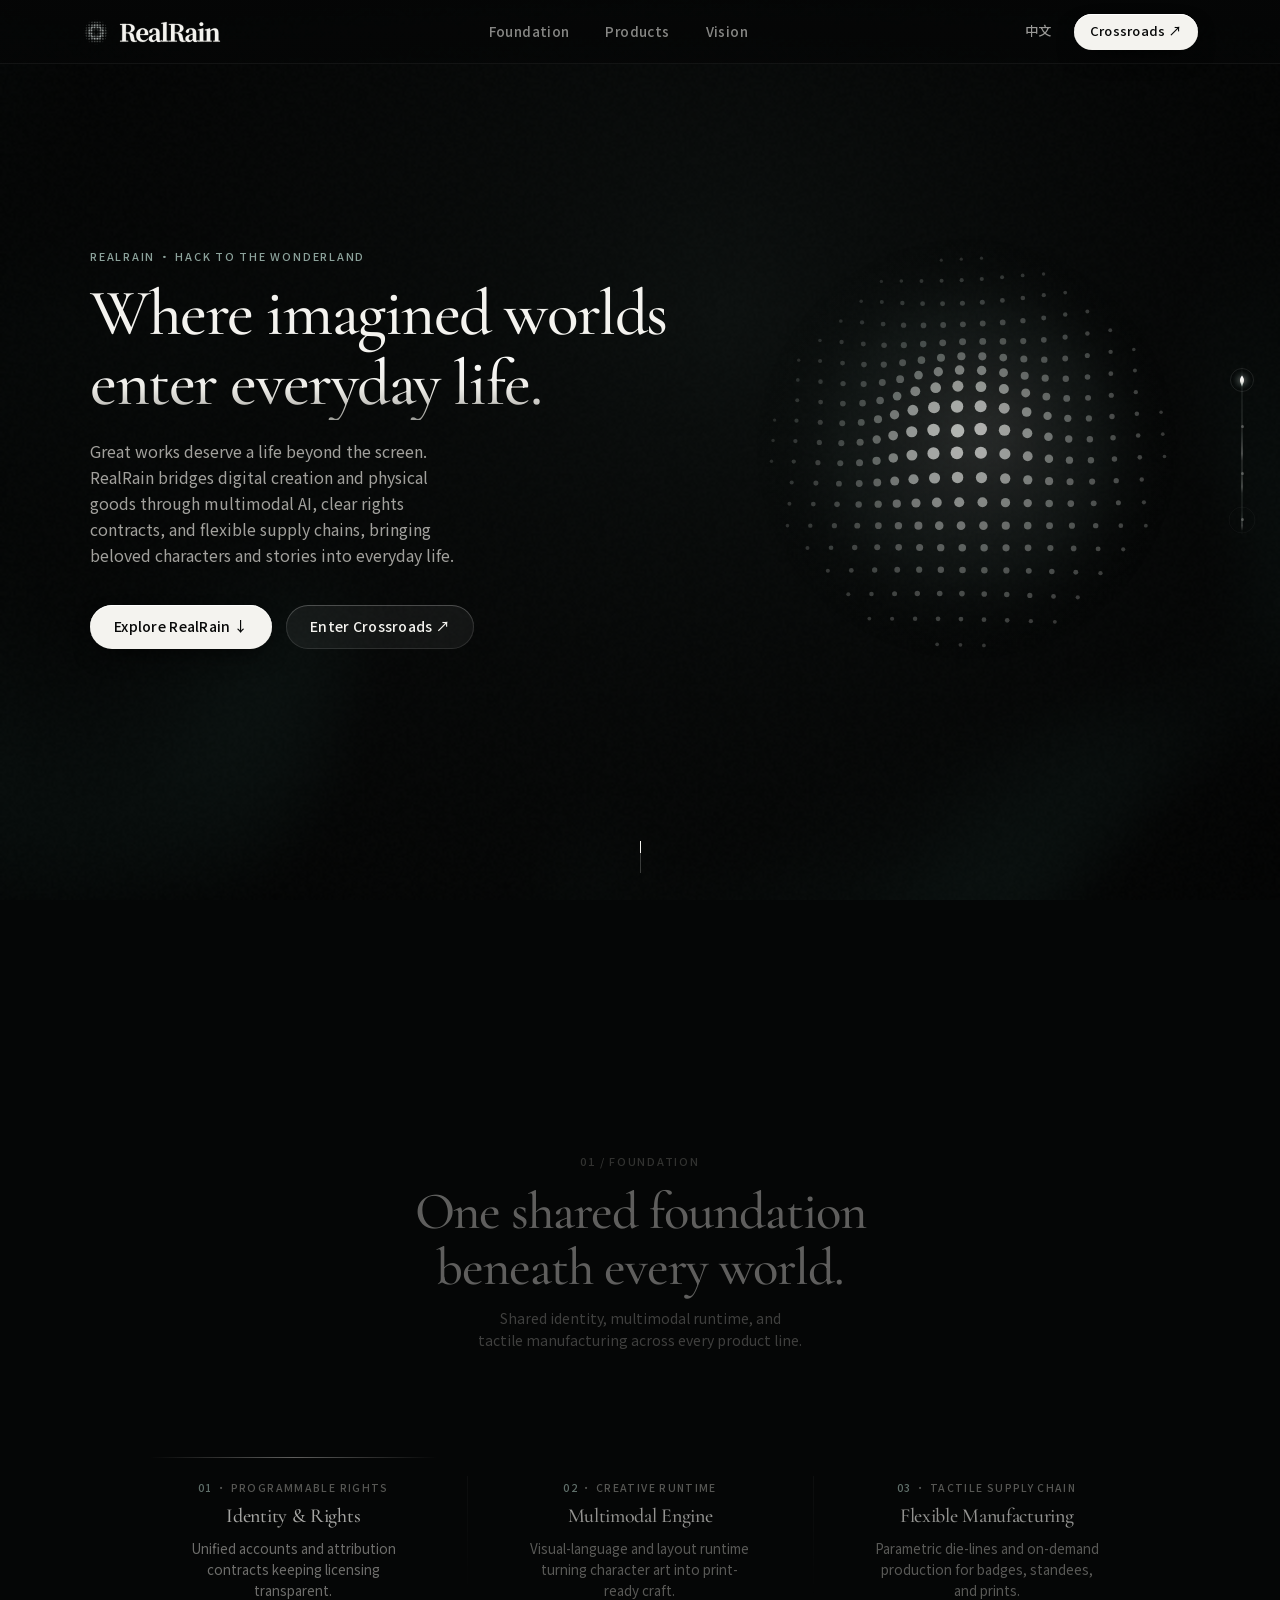
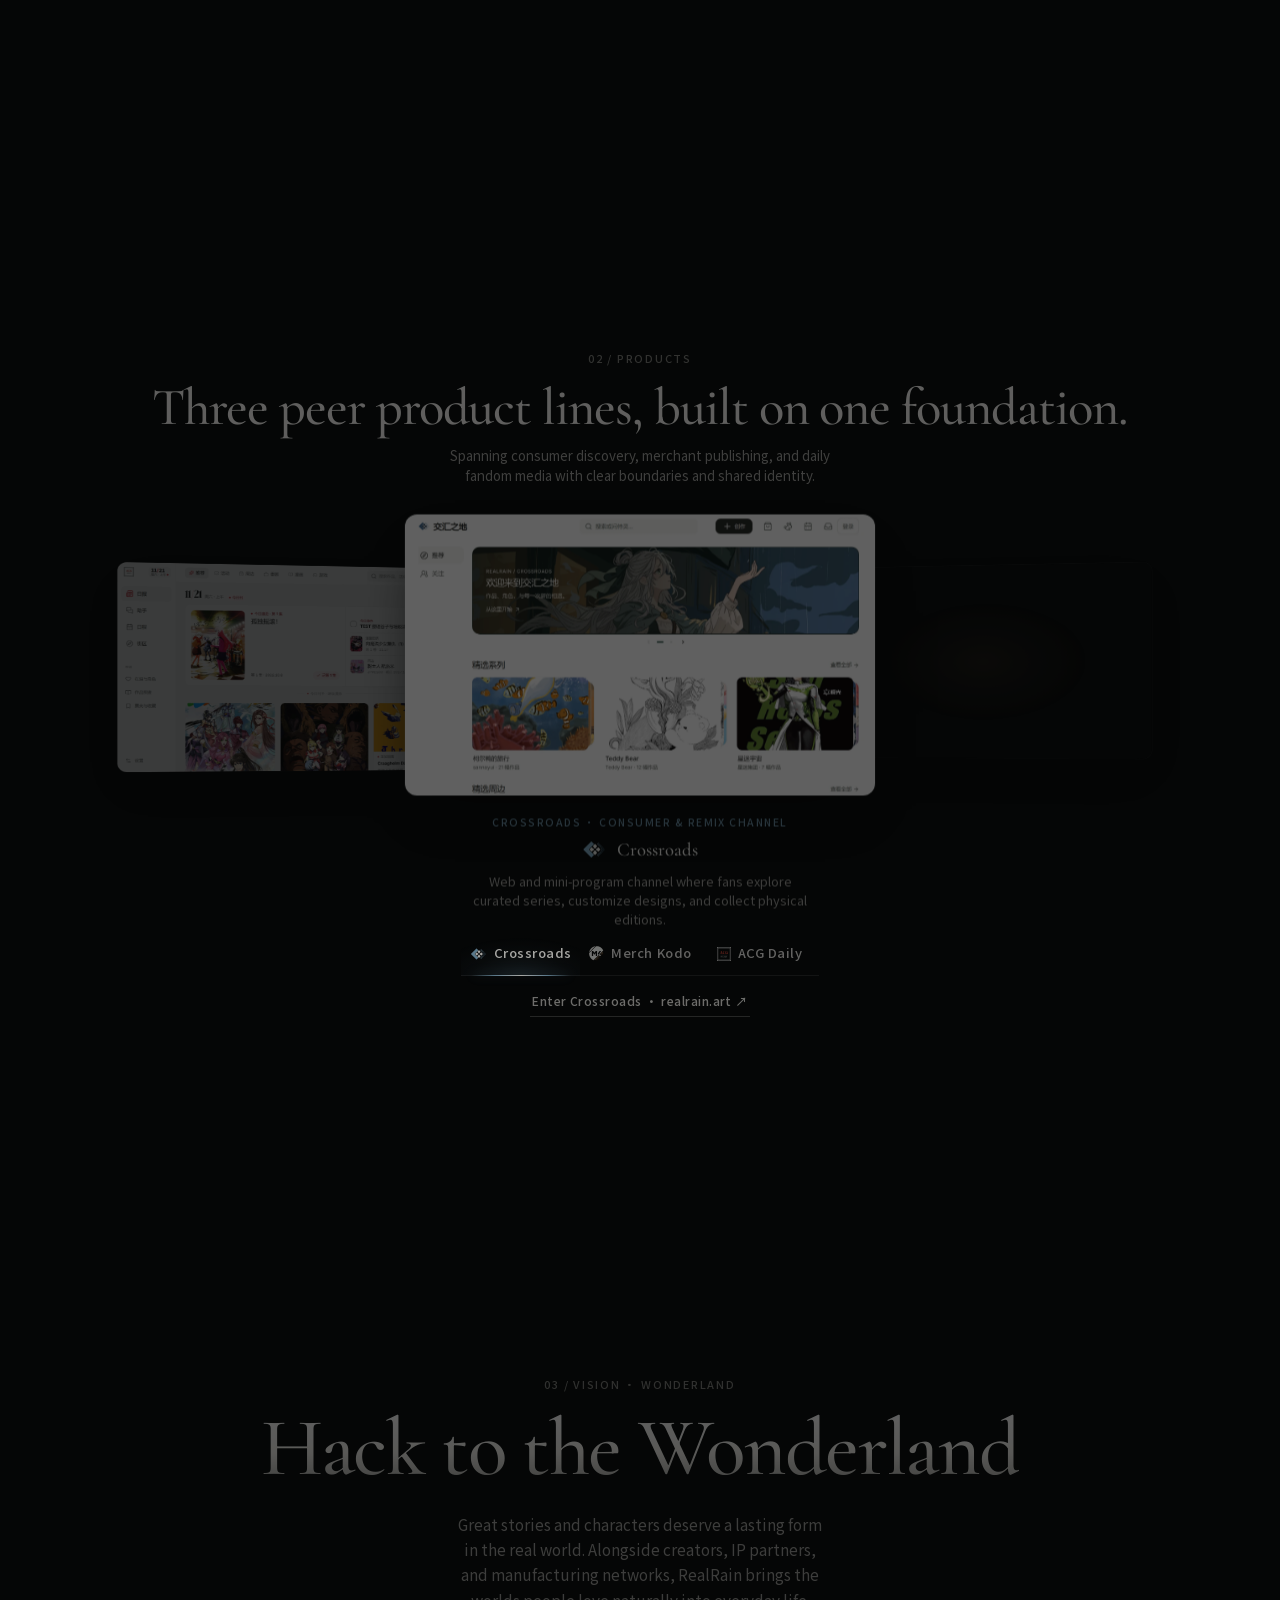
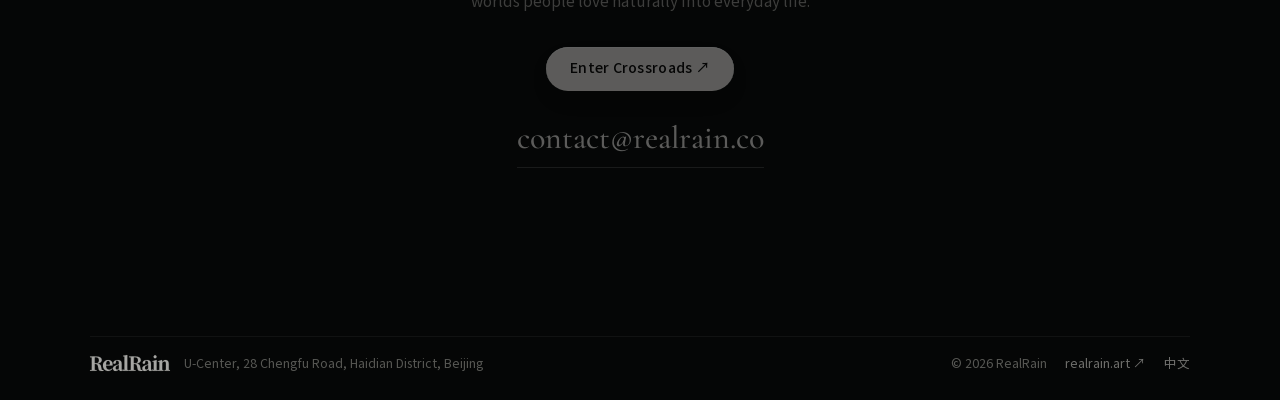
<file: en/index.html>
<!doctype html>
<html lang="en">
<head>
  <meta charset="utf-8" />
  <meta name="viewport" content="width=device-width, initial-scale=1, viewport-fit=cover" />
  <title>RealRain | Hack to the Wonderland · Where Imagined Worlds Become Real</title>
  <meta name="description" content="RealRain bridges digital creation and physical goods through unified identity and licensing contracts, multimodal creative runtime, and flexible supply chains across Crossroads, Merch Kodo, and ACG Daily. Sole vision: Hack to the Wonderland." />
  <meta name="theme-color" content="#050606" />
  <meta name="google-site-verification" content="OOME1cFBIqfPWIe4tlzrmNE7grsRuY8s_axk7-4SNHc" />
  <link rel="canonical" href="https://realrain.co/en/" />
  <link rel="alternate" hreflang="zh-Hans" href="https://realrain.co/" />
  <link rel="alternate" hreflang="en" href="https://realrain.co/en/" />
  <link rel="alternate" hreflang="x-default" href="https://realrain.co/" />

  <script>
    (function () {
      var targetLang = "en";
      var otherPage = "../";
      if (/bot|crawler|spider|slurp|baidu|bingbot|googlebot|duckduckbot|yandex/i.test(navigator.userAgent)) return;
      try {
        if (document.referrer && new URL(document.referrer).origin === location.origin) return;
      } catch (e) {}
      var match = document.cookie.match(/(?:^|;\s*)rr_lang=(en|zh)(?:;|$)/);
      var pref = match ? match[1] : null;
      if (pref && pref !== targetLang) {
        location.replace(otherPage + location.search + location.hash);
      }
    })();
  </script>

  <meta property="og:type" content="website" />
  <meta property="og:site_name" content="RealRain" />
  <meta property="og:locale" content="en_US" />
  <meta property="og:title" content="RealRain | Where Imagined Worlds Enter Everyday Life" />
  <meta property="og:description" content="RealRain connects Crossroads, Merch Kodo, and ACG Daily through multimodal intelligence and tactile craft. Hack to the Wonderland." />
  <meta property="og:url" content="https://realrain.co/en/" />
  <meta property="og:image" content="https://realrain.co/assets/media/art/realrain-og.jpg?v=20261119-13" />
  <meta property="og:image:width" content="1200" />
  <meta property="og:image:height" content="630" />

  <meta name="twitter:card" content="summary_large_image" />
  <meta name="twitter:title" content="RealRain | Hack to the Wonderland" />
  <meta name="twitter:description" content="RealRain bridges digital imagination and physical craft across Crossroads, Merch Kodo, and ACG Daily." />
  <meta name="twitter:image" content="https://realrain.co/assets/media/art/realrain-og.jpg?v=20261119-13" />

  <link rel="icon" type="image/png" sizes="64x64" href="../assets/logo/favicon-64.png?v=20261123-1" />
  <link rel="apple-touch-icon" href="../assets/logo/realrain-favicon-celadon.png?v=20261123-1" />
  <link rel="preload" href="../assets/fonts/cormorant-garamond-500.woff2?v=20261119-13" as="font" type="font/woff2" crossorigin />
  <!--email_off-->
  <script type="application/ld+json">
    {
      "@context": "https://schema.org",
      "@graph": [
        {
          "@type": "Organization",
          "@id": "https://realrain.co/#organization",
          "name": "RealRain",
          "alternateName": ["非雨", "非雨 RealRain"],
          "slogan": "Hack to the Wonderland",
          "description": "RealRain bridges digital creation and physical goods across three peer product lines: Crossroads, Merch Kodo, and ACG Daily.",
          "url": "https://realrain.co/",
          "email": "contact@realrain.co",
          "logo": "https://realrain.co/assets/logo/realrain-favicon-celadon.png",
          "sameAs": [
            "https://realrain.art/",
            "https://github.com/ThisRainIsNotARealRain"
          ],
          "address": {
            "@type": "PostalAddress",
            "streetAddress": "U-Center, 28 Chengfu Road, Haidian District",
            "addressLocality": "Beijing",
            "addressCountry": "CN"
          }
        },
        {
          "@type": "WebSite",
          "@id": "https://realrain.co/#website",
          "name": "RealRain",
          "url": "https://realrain.co/",
          "inLanguage": ["en", "zh-Hans"],
          "publisher": { "@id": "https://realrain.co/#organization" }
        },
        {
          "@type": "WebApplication",
          "@id": "https://realrain.art/#app",
          "name": "Crossroads",
          "alternateName": ["交汇之地", "RealRain Crossroads"],
          "url": "https://realrain.art/?lang=en",
          "applicationCategory": "ShoppingApplication",
          "operatingSystem": "Web, WeChat Mini-Program, Android",
          "description": "Consumer and co-creation channel across web, mini-program, and mobile where fans explore curated series, customize designs, and collect physical editions.",
          "publisher": { "@id": "https://realrain.co/#organization" }
        },
        {
          "@type": "WebApplication",
          "@id": "https://kodo.realrain.art/#app",
          "name": "Merch Kodo",
          "alternateName": ["造物工房", "Rain Shop"],
          "url": "https://kodo.realrain.art/",
          "applicationCategory": "BusinessApplication",
          "operatingSystem": "Web, Android",
          "description": "End-to-end merchant and multichannel merchandise publishing platform for IP holders, independent brands, and creators across product studio, branded storefronts, POD, and fulfillment.",
          "publisher": { "@id": "https://realrain.co/#organization" }
        },
        {
          "@type": "WebApplication",
          "@id": "https://daily.realrain.art/#app",
          "name": "ACG Daily",
          "alternateName": ["Rain Daily"],
          "url": "https://daily.realrain.art/",
          "applicationCategory": "EntertainmentApplication",
          "operatingSystem": "Web, Android",
          "description": "Programmable personal ACG daily feed, 28,000+ work encyclopedia, release calendar, offline district guide, and AI companion.",
          "publisher": { "@id": "https://realrain.co/#organization" }
        }
      ]
    }
  </script>
  <!--/email_off-->
  <style id="rrInlineStyles">@font-face{font-family:Cormorant Garamond;src:url(../assets/fonts/cormorant-garamond-500.woff2?v=20261119-13) format("woff2");font-weight:500;font-style:normal;font-display:swap}@font-face{font-family:"RealRain Serif SC";src:url(../assets/fonts/noto-serif-sc-500.woff2?v=20261119-13) format("woff2");font-weight:500;font-style:normal;font-display:swap}@font-face{font-family:RealRain Sans SC;src:url(../assets/fonts/noto-sans-sc-400.woff2?v=20261119-13) format("woff2");font-weight:400;font-style:normal;font-display:swap}@font-face{font-family:RealRain Sans SC;src:url(../assets/fonts/noto-sans-sc-500.woff2?v=20261119-13) format("woff2");font-weight:500;font-style:normal;font-display:swap}:root{--bg-obsidian: #050606;--ink-ivory: #F4F3EF;--ink-muted: #A1A09C;--ink-subtle: #7E7E79;--accent-mineral: #8CA29B;--font-display: "RealRain Serif SC", "Cormorant Garamond", "Songti SC", "Noto Serif SC", Georgia, serif;--font-sans: "RealRain Sans SC", -apple-system, BlinkMacSystemFont, "PingFang SC", "HarmonyOS Sans SC", "MiSans", "Microsoft YaHei", sans-serif;--font-eyebrow: -apple-system, BlinkMacSystemFont, "Segoe UI", "RealRain Sans SC", sans-serif;--container: 1220px;--header-h: 64px}html[lang=en]{--font-display: "Cormorant Garamond", "RealRain Serif SC", Georgia, serif;--font-sans: -apple-system, BlinkMacSystemFont, "Segoe UI", Roboto, "RealRain Sans SC", sans-serif}*,*:before,*:after{box-sizing:border-box}html{scroll-snap-type:y mandatory;scroll-behavior:smooth;-webkit-text-size-adjust:100%;background:var(--bg-obsidian)}html.is-programmatic-scroll{scroll-snap-type:none!important;scroll-behavior:auto!important}body{margin:0;font-family:var(--font-sans);font-size:15px;font-weight:400;line-height:1.62;color:var(--ink-ivory);background:var(--bg-obsidian);overflow-x:clip;-webkit-font-smoothing:antialiased;-moz-osx-font-smoothing:grayscale;text-rendering:optimizeLegibility}img{display:block;max-width:100%;height:auto}a{color:inherit;text-decoration:none}button{font:inherit;color:inherit;background:none;border:0;padding:0;cursor:pointer}a,button,.triptych-panel,.orbital-card,.orbital-stage,.orb-canvas,.dot-stop{-webkit-tap-highlight-color:transparent}:focus-visible{outline:1.5px solid rgba(244,243,239,.68);outline-offset:3px;border-radius:4px}.triptych-panel:focus,.triptych-panel:focus-visible{outline:none}.eco-tab:focus:not(:focus-visible),.dot-stop:focus:not(:focus-visible){outline:none}.dot-stop:focus-visible,.eco-tab:focus-visible{outline:1.5px solid rgba(244,243,239,.68);outline-offset:2px;border-radius:6px}.skip-link{position:fixed;left:-9999px;top:12px;z-index:200;padding:10px 18px;border-radius:999px;background:var(--ink-ivory);color:#080909;font-weight:500}.skip-link:focus{left:16px}.gl-bg{position:fixed;inset:0;width:100vw;height:100vh;display:block;z-index:0;pointer-events:none}.container{position:relative;z-index:2;width:min(100%,var(--container));margin-inline:auto;padding-inline:clamp(24px,5vw,60px)}.site-header{position:fixed;top:0;left:0;right:0;z-index:90;height:var(--header-h);background:linear-gradient(180deg,#050606e6,#050606bd);border-bottom:1px solid rgba(255,255,255,.055)}.header-inner{width:min(100%,var(--container));height:100%;margin-inline:auto;padding-inline:clamp(20px,4.5vw,52px);display:flex;align-items:center;justify-content:space-between;gap:18px}.header-brand{display:inline-flex;align-items:center;gap:10px;flex-shrink:0;min-height:40px;color:var(--ink-ivory)}.brand-emblem{width:28px;height:28px;display:block;flex-shrink:0;color:#e1eae7}.brand-wordmark{width:100px;height:20px;display:block;flex-shrink:0;color:var(--ink-ivory);overflow:visible}.header-nav{display:flex;align-items:center;gap:clamp(20px,2.8vw,40px);font-size:13.5px;font-weight:500;letter-spacing:.03em}.header-nav a{opacity:.54;padding-block:6px;white-space:nowrap;transition:opacity .14s ease,color .14s ease}.header-nav a:hover,.header-nav a.is-current{opacity:1;color:var(--ink-ivory)}.header-actions{display:flex;align-items:center;gap:14px;flex-shrink:0}.header-lang{font-size:13px;font-weight:500;letter-spacing:.05em;opacity:.62;padding:6px 8px;white-space:nowrap;transition:opacity .14s ease}.header-lang:hover{opacity:1}.btn{display:inline-flex;align-items:center;justify-content:center;gap:8px;min-height:44px;padding:0 24px;border-radius:999px;font-size:14px;font-weight:500;letter-spacing:.02em;white-space:nowrap;transition:transform .15s cubic-bezier(.2,.9,.3,1),background-color .14s ease,box-shadow .15s ease}.btn:active{transform:scale(.985);transition-duration:.1s}.btn-header-cta{min-height:36px;padding:0 16px;font-size:13px}.btn-luminous{background:var(--ink-ivory);color:#080909;box-shadow:inset 0 1px #fff,0 10px 26px -10px #000000d9}.btn-glass{background:#ffffff0e;color:var(--ink-ivory);box-shadow:inset 0 1px #ffffff24,inset 0 0 0 1px #ffffff1c}@media(hover:hover){.btn-luminous:hover{background:#fff;box-shadow:inset 0 1px #fff,0 14px 30px -8px #000000eb}.btn-glass:hover{background:#ffffff17;box-shadow:inset 0 1px #ffffff38,inset 0 0 0 1px #fff3}}.btn-luminous:active{background:var(--ink-ivory);box-shadow:inset 0 1px #ffffffb8,0 4px 14px -8px #000000e0}.btn-glass:active{background:#ffffff13;box-shadow:inset 0 1px #ffffff1a,inset 0 0 0 1px #ffffff26}.nav-toggle{display:none;flex-direction:column;align-items:center;justify-content:center;gap:6px;width:40px;height:40px;border-radius:999px}.nav-toggle-line{display:block;width:20px;height:1.5px;background:currentColor;border-radius:2px}.chapter-dots{position:fixed;right:clamp(10px,2vw,24px);top:50%;transform:translateY(-50%);z-index:80;user-select:none;touch-action:none}.dots-track{position:relative;display:flex;flex-direction:column;justify-content:space-between;align-items:center;width:28px;height:clamp(144px,22dvh,184px);padding-block:10px;cursor:ns-resize}.rain-rail-canvas{position:absolute;inset:0;width:100%;height:100%;pointer-events:none}.dot-stop{position:relative;z-index:2;width:24px;height:24px;display:flex;align-items:center;justify-content:center;cursor:pointer}.dot-stop:after{content:"";width:3px;height:3px;border-radius:50%;background:#f4f3ef47;transition:transform .16s ease,opacity .16s ease,background-color .16s ease}.dot-stop:hover:after{background:var(--ink-ivory);transform:scale(1.4)}.dot-stop.is-active:after{opacity:0}.mobile-drawer{position:fixed;inset:0;z-index:120;background:#050606f5;color:var(--ink-ivory);overflow-y:auto;overscroll-behavior:contain;opacity:0;visibility:hidden;pointer-events:none;transform:translate3d(0,10px,0);transition:opacity .14s cubic-bezier(.4,0,1,1),transform .14s cubic-bezier(.4,0,1,1),visibility 0s linear .14s}.mobile-drawer[hidden]{display:none}.mobile-drawer.is-open{opacity:1;visibility:visible;pointer-events:auto;transform:none;transition:opacity .24s cubic-bezier(.22,1,.36,1),transform .24s cubic-bezier(.22,1,.36,1),visibility 0s}.mobile-drawer.is-closing{visibility:visible;pointer-events:none}.mobile-drawer-inner{min-height:100dvh;display:flex;flex-direction:column;justify-content:space-between;padding:20px 24px 36px}.mobile-drawer-head{display:flex;align-items:center;justify-content:space-between;padding-bottom:16px;border-bottom:1px solid rgba(255,255,255,.08)}.drawer-brand{display:inline-flex;align-items:center;gap:9px;color:var(--ink-ivory)}.drawer-wordmark{height:19px;width:95px;display:block;flex-shrink:0;color:var(--ink-ivory);overflow:visible}.mobile-drawer-close{display:inline-flex;align-items:center;justify-content:center;min-height:44px;min-width:44px;padding:0 20px;border-radius:999px;border:1px solid rgba(255,255,255,.14);font-size:13px;transition:transform .15s cubic-bezier(.2,.9,.3,1),background-color .14s ease,border-color .14s ease}@media(hover:hover){.mobile-drawer-close:hover{background:#ffffff12;border-color:#ffffff42}}.mobile-drawer-close:active{transform:scale(.985);transition-duration:.1s;background:#ffffff1a;border-color:#ffffff4d}.mobile-drawer-nav{display:flex;flex-direction:column;margin-block:24px}.mobile-drawer-nav a{display:flex;align-items:baseline;gap:16px;padding:15px 0;font-family:var(--font-display);font-size:1.55rem;font-weight:500;border-bottom:1px solid rgba(255,255,255,.07);color:#f4f3efad;transition:color .14s ease}.mobile-drawer-nav a.is-current{color:var(--ink-ivory)}.mobile-drawer-nav a.is-current .drawer-num{color:var(--accent-mineral)}@media(hover:hover){.mobile-drawer-nav a:hover{color:var(--ink-ivory)}}.mobile-drawer-nav a:active{color:var(--ink-ivory)}.drawer-num{font-family:var(--font-eyebrow);font-variant-numeric:tabular-nums;font-size:11px;letter-spacing:.14em;color:var(--ink-subtle)}.mobile-drawer-foot{display:flex;flex-direction:column;gap:16px}.drawer-cta{width:100%}.drawer-meta{display:flex;align-items:center;justify-content:space-between;font-size:14px;color:var(--ink-muted)}.act{position:relative;min-height:100svh;height:100dvh;scroll-snap-align:start;scroll-snap-stop:always;overflow:hidden;display:flex;flex-direction:column;justify-content:center;padding-top:calc(var(--header-h) + clamp(12px,2.2dvh,26px));padding-bottom:clamp(16px,2.8dvh,30px)}.act>.container{transition:opacity .28s cubic-bezier(.22,1,.36,1)}.js-ready .act:not(.is-active)>.container{opacity:.68}.act-header,.orbital-stage{transition:opacity .3s cubic-bezier(.22,1,.36,1),transform .34s cubic-bezier(.22,1,.36,1)}.js-ready .act:not(.is-active) .act-header{opacity:.56;transform:translate3d(0,8px,0)}.js-ready .act:not(.is-active) .orbital-stage,.js-ready .act:not(.is-active) .contact-center{opacity:.54;transform:translate3d(0,12px,0)}.eyebrow{margin:0 0 clamp(8px,1.4dvh,14px);font-family:var(--font-eyebrow);font-variant-numeric:tabular-nums;font-size:11px;font-weight:500;letter-spacing:.16em;text-transform:uppercase;color:var(--ink-subtle)}.act-header{margin-bottom:clamp(18px,3.2dvh,34px)}.act-header-compact{margin-bottom:clamp(16px,2.6dvh,28px)}.act-title{margin:0;font-family:var(--font-display);font-size:clamp(1.85rem,3.5vw,3.05rem);font-weight:500;line-height:1.18;letter-spacing:-.02em;color:var(--ink-ivory);text-wrap:balance}html[lang=en] .act-title{font-size:clamp(2.15rem,4.1vw,3.5rem);line-height:1.08}.act-lead{margin:clamp(8px,1.2dvh,12px) 0 0;max-width:58ch;font-size:clamp(13.5px,1.1vw,15.5px);line-height:1.58;color:var(--ink-muted);text-wrap:balance}.platinum-text{background:linear-gradient(180deg,#fff,#ecebe6 56%,#9c9c97);-webkit-background-clip:text;background-clip:text;color:transparent}.reveal-line>span{display:block}.reveal-line>span,.reveal-fade{transition:opacity .22s ease}.cover-act{padding-top:var(--header-h);padding-bottom:clamp(18px,3dvh,30px)}.cover-container{height:100%;display:flex;flex-direction:column;justify-content:space-between}.cover-grid{flex:1 1 auto;display:grid;grid-template-columns:minmax(0,1.15fr) minmax(0,.85fr);align-items:center;gap:clamp(20px,4vw,48px)}.cover-copy .eyebrow{color:var(--accent-mineral)}.cover-title{margin:0 0 clamp(14px,2.2dvh,24px);font-family:var(--font-display);font-size:clamp(2.45rem,5.1vw,4.45rem);font-weight:500;line-height:1.13;letter-spacing:-.022em;color:var(--ink-ivory)}html[lang=en] .cover-title{font-size:clamp(2.55rem,5.1vw,4.45rem);line-height:1.08}.cover-sub{margin:0 0 clamp(24px,4dvh,40px);font-size:clamp(15px,1.25vw,17.5px);color:var(--ink-muted);max-width:48ch;text-wrap:balance}.cover-actions{display:flex;flex-wrap:wrap;align-items:center;gap:14px}.cover-sculpture{position:relative;display:flex;align-items:center;justify-content:center;width:100%;height:clamp(280px,52dvh,490px)}.orb-canvas{width:100%;height:100%;display:block;touch-action:none;user-select:none;-webkit-user-select:none;cursor:grab}.orb-canvas:active{cursor:grabbing}.scroll-drop{align-self:center;display:flex;align-items:flex-end;justify-content:center;width:32px;height:40px}.scroll-drop-line{position:relative;width:1px;height:32px;background:#f4f3ef38;overflow:hidden}.scroll-drop-line:after{content:"";position:absolute;left:0;top:0;width:1px;height:12px;background:var(--ink-ivory);animation:dropBead 2.1s cubic-bezier(.4,0,.2,1) infinite}@keyframes dropBead{0%{transform:translate3d(0,-12px,0);opacity:0}25%{opacity:1}75%{opacity:.9}to{transform:translate3d(0,32px,0);opacity:0}}.orbital-stage{position:relative;width:100%;perspective:1600px;touch-action:pan-y;user-select:none;cursor:grab}.orbital-stage.is-dragging{cursor:grabbing}.orbital-ring{position:relative;width:100%;height:100%;transform-style:preserve-3d;pointer-events:none}.orbital-card{position:absolute;left:50%;top:50%;transform-origin:center center;pointer-events:auto}#platform.is-active .orbital-card{will-change:transform,opacity}.orbital-card:not(.is-center){cursor:pointer}.foundation-container{display:flex;flex-direction:column;align-items:center}.foundation-header{text-align:center;max-width:680px;margin:0 auto clamp(68px,12.5dvh,124px)}.foundation-header .act-lead{margin-inline:auto}.strata-canvas{position:absolute;inset:0;width:100%;height:100%;display:block;z-index:1;pointer-events:none}.triptych-rail{position:relative;width:min(100%,1040px);margin-inline:auto;height:1px;background:transparent;overflow:hidden}.triptych-beam{display:block;width:33.3333%;height:1px;background:linear-gradient(90deg,#f4f3ef00 8%,#f4f3ef8f,#8ca29b00 92%);transform:translate3d(calc(var(--active-what, 0) * 100%),0,0);transition:transform .28s cubic-bezier(.22,1,.36,1);will-change:transform}.triptych-deck{width:min(100%,1040px);margin-inline:auto;display:grid;grid-template-columns:repeat(3,minmax(0,1fr));align-items:start;gap:0}.triptych-panel{position:relative;padding:clamp(18px,2.4dvh,28px) clamp(16px,2vw,28px) clamp(8px,1.4dvh,16px);display:flex;flex-direction:column;align-items:center;text-align:center;justify-content:flex-start;gap:8px;background:transparent;border:0;box-shadow:none;cursor:default}.triptych-panel:not(:first-child):before{content:"";position:absolute;left:0;top:18px;bottom:8px;width:1px;background:linear-gradient(180deg,#ffffff0f,#fff0);pointer-events:none}.card-kicker{font-family:var(--font-eyebrow);font-variant-numeric:tabular-nums;font-size:10.5px;font-weight:500;letter-spacing:.13em;text-transform:uppercase;color:var(--ink-subtle)}.card-num{color:var(--accent-mineral)}.triptych-panel h3{margin:0;font-family:var(--font-display);font-size:clamp(1.2rem,1.56vw,1.44rem);font-weight:500;line-height:1.28;letter-spacing:-.015em;color:var(--ink-ivory);opacity:.88;transition:opacity .2s ease}@media(hover:hover){.triptych-panel:hover h3{opacity:1}}.triptych-panel.is-expanded h3{opacity:1}.card-brief-wrap{display:block}.card-brief{margin:0 auto;max-width:28ch;font-size:13.5px;line-height:1.56;color:var(--ink-muted);opacity:.8;transition:opacity .2s ease}@media(hover:hover){.triptych-panel:hover .card-brief{opacity:1}}.triptych-panel.is-expanded .card-brief{opacity:1}.stage-container{display:flex;flex-direction:column;align-items:center}.stage-header{text-align:center;margin-bottom:clamp(10px,1.8dvh,18px)}.stage-sub{margin:clamp(6px,1dvh,10px) auto 0;max-width:58ch;font-size:clamp(13px,1.05vw,14.5px);line-height:1.52;color:var(--ink-muted);text-wrap:balance}.orbital-stage-quad{height:clamp(290px,47dvh,430px)}.stage-plate{width:min(76vw,524px);height:100%;margin:0;display:flex;flex-direction:column;align-items:center;justify-content:space-between;gap:10px;background:none;border:0;box-shadow:none;overflow:visible}#platform{--stage-glow: #84B0CA;--stage-glow-rgb: 132, 176, 202}.plate-art{position:relative;width:100%;flex:1 1 auto;min-height:0;display:flex;align-items:center;justify-content:center}.plate-art:before{content:"";position:absolute;inset:6% 10%;border-radius:50%;background:radial-gradient(closest-side,rgba(140,162,155,.09),transparent 76%);pointer-events:none}[data-ring-card="0"] .plate-art:before{background:radial-gradient(closest-side,rgba(132,176,202,.14),transparent 76%)}[data-ring-card="1"] .plate-art:before{background:radial-gradient(closest-side,rgba(204,166,123,.15),transparent 76%)}[data-ring-card="2"] .plate-art:before{background:radial-gradient(closest-side,rgba(229,77,62,.14),transparent 76%)}.plate-art .main-art{position:relative;z-index:1;max-width:96%;max-height:95%;width:auto;height:auto;object-fit:contain;border-radius:12px;box-shadow:0 26px 54px -18px #000000eb,0 0 0 1px #ffffff1a;pointer-events:none;transition:box-shadow .18s ease}.orbital-card:not(.is-center):hover .main-art{box-shadow:0 26px 54px -18px #000000eb,0 0 0 1px #f4f3ef57}.plate-meta{text-align:center;max-width:44ch;padding-inline:8px;transition:opacity .18s ease}.plate-kicker{display:block;margin-bottom:4px;font-family:var(--font-eyebrow);font-size:10.5px;font-weight:500;letter-spacing:.14em;text-transform:uppercase;color:var(--accent-mineral)}[data-ring-card="0"] .plate-kicker{color:#84b0ca}[data-ring-card="1"] .plate-kicker{color:#cca67b}[data-ring-card="2"] .plate-kicker{color:#e54d3e}.plate-title-row{display:inline-flex;align-items:center;justify-content:center;gap:9px}.plate-logo{display:block;flex-shrink:0}.plate-logo--crossroads{width:26px;height:26px}.plate-logo--merchkodo{width:24px;height:24px}.plate-logo--acgdaily{width:22px;height:22px}.plate-meta h3{margin:0;font-family:var(--font-display);font-size:clamp(1.12rem,1.45vw,1.32rem);font-weight:500;color:var(--ink-ivory)}.plate-meta p{margin:4px 0 0;font-size:12.8px;line-height:1.5;color:var(--ink-muted)}.stage-foot{margin-top:clamp(10px,1.8dvh,18px);display:flex;flex-direction:column;align-items:center;gap:12px}.eco-bar{position:relative;display:grid;grid-template-columns:repeat(3,minmax(0,1fr));align-items:center;width:min(100%,432px);padding:0;background:transparent;border:0;border-bottom:1px solid rgba(255,255,255,.09);border-radius:0}.eco-thumb{position:absolute;top:0;bottom:-1px;left:0;width:33.3333%;background:radial-gradient(ellipse 76% 95% at 50% 100%,rgba(var(--stage-glow-rgb, 132, 176, 202),.18),rgba(var(--stage-glow-rgb, 132, 176, 202),.05) 54%,#05060600);transform:translate3d(calc(var(--stage-idx, 0) * 100%),0,0);transition:transform .3s cubic-bezier(.22,1,.36,1),background .24s ease;pointer-events:none;z-index:0}.eco-thumb:after{content:"";position:absolute;left:8%;right:8%;bottom:0;height:1.5px;background:linear-gradient(90deg,rgba(244,243,239,0) 0%,var(--stage-glow, #84B0CA) 24%,#F4F3EF 50%,var(--stage-glow, #84B0CA) 76%,rgba(132,176,202,0) 100%);box-shadow:0 0 12px rgba(var(--stage-glow-rgb, 132, 176, 202),.48);transition:background .24s ease,box-shadow .24s ease}.eco-tab{position:relative;z-index:1;display:inline-flex;align-items:center;justify-content:center;gap:6px;padding:9px 8px 11px;border-radius:0;font-family:var(--font-eyebrow);font-size:13px;font-weight:500;letter-spacing:.04em;color:#f4f3ef94;white-space:nowrap;transition:color .18s ease}.eco-tab-logo{display:block;flex-shrink:0;opacity:.68;transition:opacity .18s ease}.eco-tab-logo--crossroads{width:18px;height:18px}.eco-tab-logo--merchkodo{width:17px;height:17px}.eco-tab-logo--acgdaily{width:16px;height:16px}.eco-tab.is-active .eco-tab-logo{opacity:1}@media(hover:hover){.eco-tab:hover{color:#f4f3efcc}}.eco-tab:focus-visible{color:#f4f3efcc}.eco-tab.is-active,.eco-tab.is-active:focus-visible{color:var(--ink-ivory)}@media(hover:hover){.eco-tab.is-active:hover{color:var(--ink-ivory)}}.stage-link{font-family:var(--font-eyebrow);font-size:12px;font-weight:500;letter-spacing:.04em;color:var(--ink-muted);padding:4px 2px;border-bottom:1px solid rgba(244,243,239,.2);transition:color .14s ease,border-color .14s ease}.stage-link:hover{color:var(--ink-ivory);border-color:var(--ink-ivory)}.contact-act{justify-content:space-between;padding-bottom:clamp(16px,3dvh,30px)}.contact-container{flex:1 1 auto;height:100%;display:flex;flex-direction:column;justify-content:space-between}.contact-center{text-align:center;max-width:820px;margin-inline:auto;transform-style:preserve-3d;transition:opacity .3s cubic-bezier(.22,1,.36,1),transform .34s cubic-bezier(.22,1,.36,1)}.slogan-monolith{margin:0 0 clamp(14px,2.4dvh,22px);font-family:Cormorant Garamond,"RealRain Serif SC",Georgia,serif;font-size:clamp(2.5rem,6.4vw,5.2rem);font-weight:500;line-height:1.04;letter-spacing:-.02em}.vision-lead{margin:0 auto clamp(22px,3.6dvh,34px);max-width:54ch;font-size:clamp(14.5px,1.2vw,16.5px);line-height:1.65;color:var(--ink-muted);text-wrap:balance}.contact-actions{display:flex;flex-direction:column;align-items:center;gap:clamp(14px,2.4dvh,22px)}.contact-mail{display:inline-block;font-family:Cormorant Garamond,"RealRain Serif SC",Georgia,serif;font-size:clamp(1.35rem,2.5vw,2rem);font-weight:500;color:var(--ink-ivory);border-bottom:1px solid rgba(255,255,255,.24);padding-bottom:3px;word-break:break-word;transition:color .14s ease,border-color .14s ease,transform .16s cubic-bezier(.2,.9,.3,1)}.contact-mail:hover{color:#fff;border-color:#fff}.colophon{padding-top:16px;border-top:1px solid rgba(255,255,255,.08);display:flex;flex-wrap:wrap;align-items:center;justify-content:space-between;gap:10px 24px;font-size:12.5px;color:var(--ink-subtle)}.colophon-left{display:flex;flex-wrap:wrap;align-items:center;gap:8px 14px}.colophon-wordmark{width:80px;height:16px;display:block;flex-shrink:0;color:var(--ink-ivory);overflow:visible}.colophon-sep{padding-left:12px;border-left:1px solid rgba(255,255,255,.16);color:var(--ink-muted)}.colophon-right{display:flex;flex-wrap:wrap;align-items:center;gap:10px 18px}.colophon-right a{color:var(--ink-muted);transition:color .14s ease}.colophon-right a:hover{color:var(--ink-ivory)}@media(prefers-reduced-motion:reduce){html{scroll-behavior:auto}*,*:before,*:after{animation:none!important;transition:none!important}}@media(max-width:960px){.header-nav,.btn-header-cta{display:none}.nav-toggle{display:inline-flex}.cover-grid{grid-template-columns:minmax(0,1fr);align-content:center;gap:clamp(14px,2.5dvh,24px)}.cover-sculpture{order:-1;width:100%;height:auto;justify-content:center}.cover-sculpture .orb-canvas{width:min(56vw,240px);height:min(56vw,240px);margin-inline:auto}.triptych-rail{display:none}.foundation-header{align-items:center;text-align:center;margin-bottom:clamp(44px,7.5dvh,68px)}.triptych-deck{display:flex;flex-direction:column;align-items:center;overflow:visible;gap:0;margin:0 auto;width:100%;border-bottom:0}.triptych-panel{flex:none;width:min(100%,350px);padding:11px 0;border:0;border-top:1px solid rgba(255,255,255,.08);align-items:center;text-align:center;gap:3px;outline:none}.triptych-panel:not(:first-child):before{display:none}.triptych-panel .card-num,.triptych-panel .card-kicker{color:var(--accent-mineral)}.triptych-panel h3,.card-brief{opacity:1;text-align:center}.card-brief-wrap{display:block;opacity:1}.orbital-stage-quad{height:clamp(240px,40dvh,330px)}.stage-plate{width:min(82vw,430px);gap:8px}}@media(max-width:640px){:root{--header-h: 56px}.container,.header-inner{padding-inline:20px}.header-brand{gap:9px}.brand-emblem{width:24px;height:24px}.brand-wordmark{width:90px;height:18px}.chapter-dots{right:3px;pointer-events:none;opacity:.68}.dots-track{width:12px;height:96px;padding-block:4px}.dot-stop{width:12px;height:18px}.cover-grid{gap:clamp(16px,3dvh,26px)}.cover-title{font-size:clamp(2.05rem,8.6vw,2.75rem);margin-bottom:12px}html[lang=en] .cover-title{font-size:clamp(2.12rem,8.8vw,2.85rem)}.act-title{font-size:clamp(1.48rem,6vw,1.92rem)}html[lang=en] .act-title{font-size:clamp(1.36rem,5.5vw,1.78rem);line-height:1.12}.cover-sub{font-size:14px;line-height:1.58;margin-bottom:20px}.cover-actions{display:grid;grid-template-columns:repeat(2,minmax(0,1fr));gap:10px;width:100%}.cover-actions .btn{width:100%;min-height:44px;padding:0 12px;font-size:13.5px}.act-lead,.stage-sub{font-size:13.5px;line-height:1.5;margin-top:7px;max-width:none}.cover-sculpture{height:auto}.cover-sculpture .orb-canvas{width:min(58vw,224px);height:min(58vw,224px)}.act-header,.act-header-compact,.stage-header{margin-bottom:clamp(14px,2.2dvh,20px)}.foundation-header{margin-bottom:clamp(44px,8dvh,68px)}.triptych-deck{margin-bottom:0}.triptych-panel{width:min(100%,336px);padding:10px 0;gap:2px}.triptych-panel h3{font-size:1.08rem}.card-brief{font-size:12.5px;line-height:1.44}.orbital-stage{width:100vw;max-width:none}.orbital-stage-quad{height:clamp(228px,36dvh,292px)}.stage-plate{width:min(74vw,294px)}.plate-meta{padding-inline:2px}.plate-title-row{gap:7px}.plate-logo--crossroads{width:21px;height:21px}.plate-logo--merchkodo{width:20px;height:20px}.plate-logo--acgdaily{width:18.5px;height:18.5px}.plate-meta h3{font-size:1.14rem}.plate-meta p{font-size:12.8px;line-height:1.46}.stage-foot{margin-top:clamp(10px,1.8dvh,16px);gap:10px}.eco-bar{width:min(100%,352px);padding:0}.eco-thumb{top:0;bottom:-1px;left:0;width:33.3333%;transition:transform .32s cubic-bezier(.22,1,.36,1),background .24s ease}.eco-tab{gap:5px;padding:8px 4px 10px;font-size:12.2px}.eco-tab-logo--crossroads{width:15.5px;height:15.5px}.eco-tab-logo--merchkodo{width:14.5px;height:14.5px}.eco-tab-logo--acgdaily{width:13px;height:13px}.stage-link{font-size:11.8px}.contact-center{text-align:center}.slogan-monolith{font-size:clamp(2.15rem,9.2vw,3.05rem);margin-bottom:12px}.vision-lead{font-size:14px;line-height:1.58;margin-bottom:20px}.contact-mail{font-size:clamp(1.32rem,5.8vw,1.9rem)}.colophon{flex-direction:column;align-items:flex-start;text-align:left;gap:8px;padding-top:14px;font-size:11.8px}.colophon-left{gap:6px 12px}.colophon-sep{border-left:0;padding-left:0}.colophon-right{gap:8px 16px}}@media(max-width:359px){.container,.header-inner{padding-inline:16px}.cover-actions{gap:8px}.cover-actions .btn{min-height:38px;padding:0 8px;font-size:11.8px}.eco-tab{font-size:11.2px;padding:7px 2px 9px}}@media(max-width:640px)and (max-height:700px){.act{padding-top:calc(var(--header-h) + 6px);padding-bottom:10px}.eyebrow{margin-bottom:4px}.act-header,.act-header-compact,.stage-header{margin-bottom:8px}.foundation-header{margin-bottom:24px}.cover-grid{gap:10px}.cover-title{font-size:clamp(1.78rem,7.8vw,2.35rem);margin-bottom:8px}html[lang=en] .cover-title{font-size:clamp(1.85rem,8vw,2.45rem)}.cover-sub{font-size:12.2px;line-height:1.42;margin-bottom:12px}.cover-actions .btn{min-height:36px;padding:0 10px;font-size:12px}.scroll-drop{display:none}.act-title,html[lang=en] .act-title{font-size:clamp(1.16rem,4.9vw,1.55rem);line-height:1.14}.act-lead,.stage-sub{font-size:11.6px;line-height:1.35;margin-top:4px}.triptych-deck{margin-bottom:0}.triptych-panel{padding:7px 0;gap:2px}.triptych-panel h3{font-size:.98rem}.card-brief{font-size:11.2px;line-height:1.32}.orbital-stage-quad{height:176px}.plate-meta h3{font-size:1.02rem}.stage-foot{margin-top:6px;gap:6px}.eco-tab{font-size:11px;padding:5px 4px 7px}.slogan-monolith{font-size:clamp(2.1rem,8.8vw,3rem);margin-bottom:10px}.vision-lead{font-size:12px;line-height:1.42;margin-bottom:14px}.contact-mail{font-size:clamp(1.2rem,5.4vw,1.7rem)}.plate-meta p{font-size:11px;line-height:1.32}.colophon{padding-top:10px;gap:5px;font-size:11px}.cover-sculpture{height:auto}.cover-sculpture .orb-canvas{width:min(40vw,128px);height:min(40vw,128px)}}@media(max-height:600px){html{scroll-snap-type:y proximity}.act{height:auto;min-height:100svh;overflow:visible;padding-top:calc(var(--header-h) + 28px);padding-bottom:36px}}</style>
  <script type="module" id="rrInlineScript">(function(){"use strict";document.documentElement.classList.add("js-ready");function Pe(){var o=document.getElementById("glCanvas");if(!o)return;var i=window.matchMedia("(prefers-reduced-motion: reduce)").matches,n={scroll:0,scrollTarget:0,mx:.5,my:.5,mxTarget:.5,myTarget:.5,rx:.5,ry:.5,rippleT:-10},u=performance.now();function P(){u=performance.now()}window.addEventListener("pointermove",function(y){n.mxTarget=y.clientX/Math.max(1,window.innerWidth),n.myTarget=1-y.clientY/Math.max(1,window.innerHeight),P()},{passive:!0}),window.addEventListener("pointerdown",function(y){n.rx=y.clientX/Math.max(1,window.innerWidth),n.ry=1-y.clientY/Math.max(1,window.innerHeight),n.rippleT=performance.now()*.001,P()},{passive:!0});function K(){var y=Math.max(1,document.documentElement.scrollHeight-window.innerHeight);n.scrollTarget=Math.max(0,Math.min(1,window.scrollY/y)),P()}window.addEventListener("scroll",K,{passive:!0}),K();var a=o.getContext("webgl",{alpha:!1,antialias:!1,depth:!1,stencil:!1})||o.getContext("experimental-webgl",{alpha:!1,antialias:!1,depth:!1,stencil:!1});if(a){let y=function(O,I){var q=a.createShader(O);return a.shaderSource(q,I),a.compileShader(q),a.getShaderParameter(q,a.COMPILE_STATUS)?q:(a.deleteShader(q),null)};var L=["attribute vec2 aPos;","void main() { gl_Position = vec4(aPos, 0.0, 1.0); }"].join(`
`),g=["precision mediump float;","uniform vec2 uRes;","uniform float uTime;","uniform vec2 uMouse;","uniform float uScroll;","uniform vec2 uRipple;","uniform float uRippleAge;","","float hash(vec2 p) {","  p = fract(p * vec2(123.34, 456.21));","  p += dot(p, p + 45.32);","  return fract(p.x * p.y);","}","","float noise(vec2 p) {","  vec2 i = floor(p);","  vec2 f = fract(p);","  vec2 u = f * f * (3.0 - 2.0 * f);","  return mix(","    mix(hash(i + vec2(0.0, 0.0)), hash(i + vec2(1.0, 0.0)), u.x),","    mix(hash(i + vec2(0.0, 1.0)), hash(i + vec2(1.0, 1.0)), u.x),","    u.y","  );","}","","float fbm(vec2 p) {","  float v = 0.0;","  float a = 0.56;","  mat2 rot = mat2(0.8, 0.6, -0.6, 0.8);","  for (int i = 0; i < 2; i++) {","    v += a * noise(p);","    p = rot * p * 2.04;","    a *= 0.44;","  }","  return v;","}","","void main() {","  vec2 uv = gl_FragCoord.xy / uRes;","  float aspect = uRes.x / max(1.0, uRes.y);","  float portrait = clamp(1.0 - aspect, 0.0, 0.55);","  vec2 scale = vec2(max(aspect, 0.72), max(1.0, 1.0 + portrait * 0.18));","  vec2 p = (uv - 0.5) * scale;","","  vec2 m = (uMouse - 0.5) * scale;","  float md = length(p - m);","  p += normalize(p - m + 0.001) * exp(-md * 2.4) * 0.05;","","  float t = uTime * 0.14;","  vec2 q = vec2(fbm(p * 1.4 + t + uScroll * 1.1), fbm(p * 1.4 + vec2(4.2, 1.7) - t * 0.8));","  float f = fbm(p * 1.9 + q * 1.65 + vec2(uScroll * 0.8, -uScroll * 0.5));","","  float ribbon = smoothstep(0.38, 0.74, f);","  float filament = pow(smoothstep(0.52, 0.84, f), 2.1);","","  vec2 rp = (uv - uRipple) * scale;","  float rd = length(rp);","  float wave = 0.0;","  if (uRippleAge >= 0.0 && uRippleAge < 2.2) {","    float radius = uRippleAge * 0.55;","    wave = exp(-abs(rd - radius) * 28.0) * exp(-uRippleAge * 1.4) * 0.30;","  }","","  vec3 baseObsidian = vec3(0.018, 0.021, 0.020);","  vec3 mineralStone = vec3(0.055, 0.098, 0.090);","  vec3 silverMist = vec3(0.27, 0.35, 0.335);","","  vec3 col = mix(baseObsidian, mineralStone, ribbon * 0.92);","  col += silverMist * (filament * 0.25 + wave);","  col += vec3(0.15, 0.21, 0.195) * exp(-md * 2.8) * 0.22;","  col *= 1.0 - smoothstep(0.34, 1.08 + portrait * 0.22, length(p * vec2(mix(0.78, 0.68, portrait), 0.95))) * mix(0.62, 0.44, portrait);","  col += (hash(gl_FragCoord.xy) - 0.5) * 0.012;","","  gl_FragColor = vec4(col, 1.0);","}"].join(`
`),E=y(a.VERTEX_SHADER,L),m=y(a.FRAGMENT_SHADER,g),h=E&&m?a.createProgram():null;if(h&&(a.attachShader(h,E),a.attachShader(h,m),a.linkProgram(h)),h&&a.getProgramParameter(h,a.LINK_STATUS)){a.useProgram(h);var S=a.createBuffer();a.bindBuffer(a.ARRAY_BUFFER,S),a.bufferData(a.ARRAY_BUFFER,new Float32Array([-1,-1,1,-1,-1,1,1,1]),a.STATIC_DRAW);var B=a.getAttribLocation(h,"aPos");a.enableVertexAttribArray(B),a.vertexAttribPointer(B,2,a.FLOAT,!1,0,0);var R=a.getUniformLocation(h,"uRes"),X=a.getUniformLocation(h,"uTime"),l=a.getUniformLocation(h,"uMouse"),c=a.getUniformLocation(h,"uScroll"),d=a.getUniformLocation(h,"uRipple"),b=a.getUniformLocation(h,"uRippleAge"),Y=function(){var O=Math.min(.45,640/Math.max(1,window.innerWidth));o.width=Math.max(1,Math.round(window.innerWidth*O)),o.height=Math.max(1,Math.round(window.innerHeight*O)),a.viewport(0,0,o.width,o.height),P()};window.addEventListener("resize",Y,{passive:!0}),Y();var U=performance.now(),k=0,j=0,Z=function(O){if(j=0,!document.hidden){var I=typeof O=="number"?O:performance.now(),q=I*.001,D=n.rippleT>0?q-n.rippleT:-1,C=D>=0&&D<2.2,V=I-u>650&&!C;if(!i&&V&&I-k<32){j=requestAnimationFrame(Z);return}if(k=I,!i&&I-u>1200){var Q=q*.24;n.mxTarget=.5+Math.sin(Q)*.18,n.myTarget=.52+Math.cos(Q*.78)*.14}n.scroll+=(n.scrollTarget-n.scroll)*.14,n.mx+=(n.mxTarget-n.mx)*.14,n.my+=(n.myTarget-n.my)*.14,a.uniform2f(R,o.width,o.height),a.uniform1f(X,i?1.5:(I-U)*.001),a.uniform2f(l,n.mx,n.my),a.uniform1f(c,n.scroll),a.uniform2f(d,n.rx,n.ry),a.uniform1f(b,D),a.drawArrays(a.TRIANGLE_STRIP,0,4),i||(j=requestAnimationFrame(Z))}};document.addEventListener("visibilitychange",function(){!document.hidden&&!i&&!j&&(k=0,j=requestAnimationFrame(Z))}),Z(U);return}}var N=o.getContext("2d");if(!N)return;function F(){o.width=window.innerWidth,o.height=window.innerHeight}window.addEventListener("resize",F,{passive:!0}),F();function z(){var y=o.width,O=o.height;N.fillStyle="#050606",N.fillRect(0,0,y,O);var I=N.createRadialGradient(y*n.mxTarget,O*(1-n.myTarget),20,y*.5,O*.5,Math.max(y,O)*.75);I.addColorStop(0,"rgba(140, 162, 155, 0.17)"),I.addColorStop(.55,"rgba(38, 56, 52, 0.075)"),I.addColorStop(1,"rgba(5, 6, 6, 0)"),N.fillStyle=I,N.fillRect(0,0,y,O),i||requestAnimationFrame(z)}z()}function Re(){var o=document.getElementById("orbCanvas");if(!o)return;var i=o.getContext("2d");if(!i)return;for(var n=window.matchMedia("(prefers-reduced-motion: reduce)").matches,u=[],P=[],K=0;K<19;K++)for(var a=0;a<19;a++){var L=(a-9)/9,g=(K-9)/9,E=Math.sqrt(L*L+g*g);E<=1.02&&(u.push({nx:L,ny:g,dist:E,baseR:Math.max(.18,1-E*.72)}),P.push({sx:0,sy:0,r:1,z:0,lit:0,alpha:.5}))}var m=.14,h=-.18,S=.14,B=-.18,R=0,X=0,l=0,c=0,d=0,b=!1,Y=null,U=!1,k=0,j=0,Z=0,N=0,F=0,z=performance.now(),y=0,O=0;function I(){var w=o.getBoundingClientRect();N=w.left+w.width*.5,F=w.top+w.height*.5}o.addEventListener("touchmove",function(w){b&&w.preventDefault()},{passive:!1}),o.addEventListener("pointerdown",function(w){b=!0,Y=w.pointerId,k=w.clientX,j=w.clientY,l=0,c=0,d=1,Z=performance.now(),z=Z;try{o.setPointerCapture(w.pointerId)}catch{}J&&!document.hidden&&!n&&!G&&(y=0,G=requestAnimationFrame(te))}),window.addEventListener("pointermove",function(w){if(b&&w.pointerId===Y){var M=w.clientX-k,A=w.clientY-j,_=w.pointerType==="touch"?.0115:.0085;B+=M*_,S=Math.max(-1.22,Math.min(1.22,S-A*_)),c=c*.42+M*_*.58,l=l*.42+-A*_*.58,k=w.clientX,j=w.clientY,Z=performance.now(),z=Z}else if(!b&&J&&w.pointerType!=="touch"){!N&&!F&&I();var H=Math.max(260,window.innerWidth*.52),e=Math.max(220,window.innerHeight*.48);R=Math.max(-1,Math.min(1,(w.clientX-N)/H)),X=Math.max(-1,Math.min(1,(w.clientY-F)/e)),U=!0,B=R*.68,S=-X*.56,l*=.2,c*=.2,z=performance.now()}},{passive:!0});function q(w){b&&(w&&Y!==null&&w.pointerId!==Y||(b=!1,Y=null,performance.now()-Z>80&&(l=0,c=0)))}window.addEventListener("pointerup",q),window.addEventListener("pointercancel",q);var D=0,C=0,V=1;function Q(){V=Math.min(window.devicePixelRatio||1,1.5),D=o.clientWidth||320,C=o.clientHeight||320,o.width=Math.round(D*V),o.height=Math.round(C*V),i.setTransform(V,0,0,V,0,0),I(),z=performance.now()}window.addEventListener("resize",Q,{passive:!0}),window.addEventListener("scroll",I,{passive:!0}),Q();var J=!0,G=0,ae=document.getElementById("top");ae&&typeof IntersectionObserver=="function"&&new IntersectionObserver(function(w){J=w[0].isIntersecting,J&&!document.hidden&&!n&&!G&&(y=0,G=requestAnimationFrame(te))},{threshold:.05}).observe(ae),document.addEventListener("visibilitychange",function(){J&&!document.hidden&&!n&&!G&&(y=0,G=requestAnimationFrame(te))});function te(w){if(G=0,!(!J||document.hidden)){var M=typeof w=="number"?w:performance.now(),A=!b&&Math.abs(l)<5e-4&&Math.abs(c)<5e-4&&Math.abs(S-m)<.002&&Math.abs(B-h)<.002&&d<.01;if(!n&&A&&M-z>800&&M-y<32){G=requestAnimationFrame(te);return}y=M;var _=!!O,H=_?Math.min(2.5,Math.max(.25,(M-O)/16.667)):1;O=M,i.clearRect(0,0,D,C);var e=!n&&!U&&!b&&Math.abs(l)<.0018&&Math.abs(c)<.0018&&M-Z>600;if(!b){B+=c*H,S=Math.max(-1.22,Math.min(1.22,S+l*H)),e&&_&&(B+=Math.sin(M*85e-5)*.0018*H,S=Math.max(-1.22,Math.min(1.22,S+Math.cos(M*65e-5)*.0011*H)));var t=Math.pow(.94,H);c*=t,l*=t}var r=b?.58:1-Math.pow(1-.18,H);m+=(S-m)*r,h+=(B-h)*r,d*=Math.pow(.92,H),o.__rotX=m,o.__rotY=h;var s=n?0:M*.0018,f=Math.min(D,C)*(D<=260?.43:.38),v=D*.5,T=C*.5,x=U?R:n?-.34:Math.sin(s*.42)*.48,p=U?X:n?-.38:-.26+Math.cos(s*.34)*.24,W=Math.cos(h),ie=Math.sin(h),$=Math.cos(m),ge=Math.sin(m),de=i.createRadialGradient(v+x*f*.26,T+p*f*.26,f*.1,v,T,f*1.25);de.addColorStop(0,"rgba(224, 232, 229, 0.135)"),de.addColorStop(.58,"rgba(122, 152, 145, 0.068)"),de.addColorStop(1,"rgba(0, 0, 0, 0)"),i.fillStyle=de,i.beginPath(),i.arc(v,T,f*1.25,0,Math.PI*2),i.fill();for(var oe=0;oe<u.length;oe++){var ee=u[oe],we=Math.sin(ee.dist*6.4-s)*.12+Math.sin(ee.dist*10-s*1.8)*d*.18,re=Math.sqrt(Math.max(0,1-ee.dist*ee.dist*.65))*.42+we,Me=ee.nx*W+re*ie,fe=-ee.nx*ie+re*W,he=ee.ny*$-fe*ge,le=ee.ny*ge+fe*$,se=2.6/(2.6-le),ve=Math.max(0,(Me*x+he*p)*.28),ue=P[oe];ue.sx=v+Me*f*se,ue.sy=T+he*f*se,ue.r=Math.max(.7,ee.baseR*(f*.032)*se),ue.z=le,ue.lit=ve,ue.alpha=Math.min(.96,Math.max(.16,(.45+le*.55)*ee.baseR+d*.2+ve*.28))}P.sort(function(Ae,pe){return Ae.z-pe.z});for(var be=0;be<P.length;be++){var ce=P[be],ne=Math.max(0,Math.min(1,ce.z+.4+ce.lit*.7)),me=Math.round(136+ne*106),Se=Math.round(151+ne*92),Le=Math.round(147+ne*92);i.fillStyle="rgba("+me+","+Se+","+Le+","+ce.alpha.toFixed(3)+")",i.beginPath(),i.arc(ce.sx,ce.sy,ce.r,0,Math.PI*2),i.fill()}J&&!document.hidden&&!n&&(G=requestAnimationFrame(te))}}te(performance.now())}function ke(){var o=document.getElementById("whatTriptych");if(!o)return;var i=Array.prototype.slice.call(o.querySelectorAll("[data-what-card]")),n=document.getElementById("whatBeam"),u=document.getElementById("strataCanvas");if(!i.length)return;var P=0,K=performance.now();function a(M){P=M,K=performance.now();for(var A=0;A<i.length;A++)i[A].classList.toggle("is-expanded",A===M);n&&n.style.setProperty("--active-what",String(M)),u&&(u.__activeStratum=M)}for(var L=0;L<i.length;L++)(function(M,A){A.addEventListener("pointerenter",function(){window.innerWidth>960&&a(M)}),A.addEventListener("click",function(){a(M)})})(L,i[L]);if(!u)return;u.__activeStratum=0;var g=u.getContext("2d");if(!g)return;for(var E=window.matchMedia("(prefers-reduced-motion: reduce)").matches,m=document.getElementById("what"),h=m?m.querySelector(".foundation-header"):null,S=o,B=76,R=28,X=[],l=[],c=[[],[],[]],d=0;d<3;d++){for(var b=0;b<B;b++){var Y=B>1?b/(B-1):.5,U=Math.pow(Math.max(0,Math.sin(Math.PI*Y)),.75);X.push({s:d,kind:0,idxInStrata:b,u:Y,edgeFade:U,moteSpread:0,phase:Y*Math.PI*(d===0?3.2:d===1?3.8:3.4)+d*1.25}),c[d].push({x:0,y:0}),l.push({x:0,y:0,r:1,z:0,alpha:0,normF:0})}for(var k=0;k<R;k++){var j=(k+.5)/R,Z=Math.pow(Math.max(0,Math.sin(Math.PI*j)),.85);X.push({s:d,kind:1,idxInStrata:k,u:j,edgeFade:Z,moteSpread:Math.sin(k*2.39996+d*1.7),phase:j*Math.PI*(d===0?3.4:d===1?4.1:3.7)+d*1.6+k*.45}),l.push({x:0,y:0,r:1,z:0,alpha:0,normF:0})}}var N=[1,.28,.28],F=0,z=0,y=1,O=420,I=96,q={left:0,right:0,top:0,bottom:0},D={left:0,right:0,top:0,bottom:0},C=!1,V=0,Q=0,J=0;function G(){var M=m?m.getBoundingClientRect():u.getBoundingClientRect(),A=M?M.left:0,_=M?M.top:0;if(h){var H=h.getBoundingClientRect();q.left=H.left-A,q.right=H.right-A,q.top=H.top-_,q.bottom=H.bottom-_}else q.left=F*.25,q.right=F*.75,q.top=z*.16,q.bottom=z*.36;if(S){var e=S.getBoundingClientRect();D.left=e.left-A,D.right=e.right-A,D.top=e.top-_,D.bottom=e.bottom-_}else D.left=F*.14,D.right=F*.86,D.top=z*.56,D.bottom=z*.82;I=Math.max(24,D.top-q.bottom),O=(q.bottom+D.top)*.5}function ae(M,A,_,H,e,t){var r=Math.max(0,Math.max(_.left-H-M,M-(_.right+H))),s=Math.max(0,Math.max(_.top-e-A,A-(_.bottom+e))),f=Math.hypot(r,s),v=Math.min(1,f/t);return .08+.92*v*v*(3-2*v)}function te(){y=Math.min(window.devicePixelRatio||1,1.35),F=u.clientWidth||window.innerWidth,z=u.clientHeight||window.innerHeight,u.width=Math.round(F*y),u.height=Math.round(z*y),g.setTransform(y,0,0,y,0,0),G(),K=performance.now()}window.addEventListener("resize",te,{passive:!0}),te(),document.fonts&&document.fonts.ready&&document.fonts.ready.then(function(){G(),K=performance.now()});function w(M){if(V=0,!(!C||document.hidden)){var A=typeof M=="number"?M:performance.now();if(!E&&A-K>800&&A-Q<32){V=requestAnimationFrame(w);return}Q=A;var _=J?Math.min(2.5,Math.max(.25,(A-J)/16.667)):1;J=A;for(var H=1-Math.pow(1-.13,_),e=0;e<3;e++){var t=e===P?1:.28;N[e]+=(t-N[e])*H}g.clearRect(0,0,F,z);for(var r=E?0:A*.00115,s=F<=640,f=s?Math.min(z*.055,Math.max(12,I*.44)):Math.min(z*.095,Math.max(16,I*.56)),v=s?Math.min(18,I*.24):Math.min(34,I*.32),T=0;T<X.length;T++){var x=X[T],p=x.s,W=x.u,ie=N[p],$=Math.max(0,Math.min(1,(ie-.28)/.72)),ge=p===0?.24:p===1?.5:.76,de=Math.exp(-Math.pow((W-ge)/.21,2)),oe;p===0?oe=-Math.sin((W-.08)*Math.PI)*v*.65+(W-.5)*v*.9:p===1?oe=-Math.sin(W*Math.PI)*v*.45+Math.cos(W*Math.PI*1.6)*v*.28:oe=Math.cos(W*Math.PI*1.25)*v*.48-(W-.5)*v*.9;var ee=Math.sin(x.phase-r*(1.05+p*.14))*f*(.36+de*.64),we=x.kind===1?x.moteSpread*f*.72:0,re=Math.cos(x.phase-r*.9+x.kind*.7)*.45+(x.kind===1?-.15:.12),Me=1/(1-re*.18),fe=(-.02+W*1.04)*F,he=O+oe+ee+we-$*3.5;x.kind===0&&(c[p][x.idxInStrata].x=fe,c[p][x.idxInStrata].y=he);var le=ae(fe,he,q,14,10,24),se=ae(fe,he,D,10,8,24),ve=Math.min(le,se),ue=x.kind===0?.15+$*.5+de*(.1+$*.24):.06+$*.22+de*.08,be=ue*x.edgeFade*ve,ce=(x.kind===0?.72+$*.58+de*.52:.58+$*.35)*Me*(s?.88:1),ne=l[T];ne.x=fe,ne.y=he,ne.r=Math.max(.55,Math.min(2.15,ce)),ne.z=re,ne.alpha=Math.min(.88,Math.max(.01,be)),ne.normF=$}for(var me=0;me<3;me++){var Se=me===2?P:me===0?(P+1)%3:(P+2)%3,Le=N[Se],Ae=Math.max(0,Math.min(1,(Le-.28)/.72)),pe=g.createLinearGradient(0,0,F,0);if(Ae>.45){var Ce=(.04+Ae*.075).toFixed(3);pe.addColorStop(0,"rgba(244, 243, 239, 0)"),pe.addColorStop(.14,"rgba(244, 243, 239, "+Ce+")"),pe.addColorStop(.86,"rgba(244, 243, 239, "+Ce+")"),pe.addColorStop(1,"rgba(244, 243, 239, 0)")}else pe.addColorStop(0,"rgba(140, 162, 155, 0)"),pe.addColorStop(.16,"rgba(140, 162, 155, 0.035)"),pe.addColorStop(.84,"rgba(140, 162, 155, 0.035)"),pe.addColorStop(1,"rgba(140, 162, 155, 0)");g.strokeStyle=pe,g.lineWidth=.9,g.beginPath();for(var Ee=c[Se],xe=0;xe<Ee.length;xe++)xe===0?g.moveTo(Ee[xe].x,Ee[xe].y):g.lineTo(Ee[xe].x,Ee[xe].y);g.stroke()}l.sort(function(ze,_e){return ze.z-_e.z});for(var Te=0;Te<l.length;Te++){var ye=l[Te];if(!(ye.alpha<.015)){var De=Math.round(140+ye.normF*104),We=Math.round(162+ye.normF*81),Xe=Math.round(155+ye.normF*84);g.fillStyle="rgba("+De+","+We+","+Xe+","+ye.alpha.toFixed(3)+")",g.beginPath(),g.arc(ye.x,ye.y,ye.r,0,Math.PI*2),g.fill()}}C&&!document.hidden&&!E&&(V=requestAnimationFrame(w))}}m&&typeof IntersectionObserver=="function"?new IntersectionObserver(function(M){C=!!(M[0]&&M[0].isIntersecting),C&&!document.hidden&&!V&&(Q=0,J=0,V=requestAnimationFrame(w))},{threshold:.05}).observe(m):(C=!0,w(performance.now())),document.addEventListener("visibilitychange",function(){C&&!document.hidden&&!E&&!V&&(Q=0,J=0,V=requestAnimationFrame(w))})}function Ie(o,i,n){var u=((o-i)%n+n)%n;return u>n*.5&&(u-=n),u}function Fe(){var o=document.getElementById("stageViewport"),i=document.getElementById("stageDeck"),n=document.getElementById("platform");if(!o||!i)return;var u=Array.prototype.slice.call(i.querySelectorAll("[data-ring-card]")),P=u.map(function(e){return e.querySelector(".plate-meta")}),K=document.getElementById("stageTabBar"),a=Array.prototype.slice.call(document.querySelectorAll("[data-stage-tab]")),L=u.length;if(!L)return;var g=window.matchMedia("(prefers-reduced-motion: reduce)").matches,E=0,m=0,h=0,S=0,B=-1,R=0,X=0,l=!1,c=!1,d=!1,b=null,Y=0,U=0,k=0,j=0,Z=0,N=null,F=0,z=0,y=["#84B0CA","#CCA67B","#E54D3E"],O=["132, 176, 202","204, 166, 123","229, 77, 62"];function I(e){var t=(e%L+L)%L;S=t;var r=y[t]||y[0],s=O[t]||O[0];n&&(n.style.setProperty("--stage-glow",r),n.style.setProperty("--stage-glow-rgb",s)),K&&(K.style.setProperty("--stage-idx",String(t)),K.style.setProperty("--stage-glow",r),K.style.setProperty("--stage-glow-rgb",s));for(var f=0;f<a.length;f++){var v=parseInt(a[f].getAttribute("data-stage-tab"),10),T=v===t;a[f].classList.toggle("is-active",T),a[f].setAttribute("aria-selected",T?"true":"false")}for(var x=0;x<u.length;x++)u[x].classList.toggle("is-center",x===t)}var q=window.innerWidth,D=window.innerWidth<=960,C=window.innerWidth<=640;function V(){q=o.clientWidth||window.innerWidth,D=window.innerWidth<=960,C=window.innerWidth<=640}function Q(){for(var e=q,t=D,r=C,s=r?Math.round(e*.42):t?Math.round(e*.34):Math.min(430,Math.round(e*.39)),f=Math.PI*2/L,v=0;v<L;v++){var T=Ie(v,E,L),x=T*f,p=Math.cos(x),W=Math.sin(x),ie=(p+1)*.5,$=B===v&&Math.abs(T)>.25,ge=W*s,de=(ie-1)*(r||t?120:175),oe=(1-ie)*-8,ee=-W*(r?10:t?11:14),we=(r?.78+.22*ie:.71+.29*ie)+($?.036:0),re=Math.abs(T),Me=re<.05?1:r?Math.max(.32,.68-re*.12):Math.max(t?.3:.5,(t?.64:.82)-re*.22),fe=$?Math.min(.95,Me+.22):Me,he=Math.round((p+2)*20),le=u[v];le.style.transform="translate3d(calc(-50% + "+ge.toFixed(1)+"px), calc(-50% + "+oe.toFixed(1)+"px), "+de.toFixed(1)+"px) rotateY("+ee.toFixed(2)+"deg) scale("+we.toFixed(3)+")",le.style.opacity=fe.toFixed(3),le.style.zIndex=String(he),le.style.pointerEvents=p<-.92?"none":"auto";var se=P[v];se&&(se.style.opacity=Math.max(0,Math.min(1,1-re*1.45)).toFixed(3))}I(Math.round(E))}function J(e){if(R=0,g&&!c){E=m,h=0,Q();return}if(c)Q();else{var t=X?Math.min(.05,Math.max(.004,(e-X)*.001)):.016;X=e;var r=C?14:20.5,s=E-m,f=Math.exp(-r*t),v=(s+(h+r*s)*t)*f;h=(h-r*(h+r*s)*t)*f,E=m+v,Q(),Math.abs(v)>8e-4||Math.abs(h)>.004?R=requestAnimationFrame(J):(E=m,h=0,X=0,Q())}}function G(e){var t=(e%L+L)%L,r=Ie(t,Math.round(m),L);m=Math.round(m)+r,I(t),R||(X=performance.now(),R=requestAnimationFrame(J))}for(var ae=0;ae<a.length;ae++)a[ae].addEventListener("click",function(){G(parseInt(this.getAttribute("data-stage-tab"),10))});for(var te=0;te<u.length;te++)(function(e,t){t.addEventListener("pointerenter",function(){window.innerWidth<=960||(B=e,!R&&!c&&Q())}),t.addEventListener("pointerleave",function(){B===e&&(B=-1,!R&&!c&&Q())}),t.addEventListener("click",function(r){d||r.target&&r.target.closest&&r.target.closest("a, button")||e!==S&&G(e)})})(te,u[te]);o.addEventListener("pointerdown",function(e){if(!(e.target&&e.target.closest&&e.target.closest("a, button"))){var t=e.target&&e.target.closest?e.target.closest("[data-ring-card]"):null;l=!0,c=!1,d=!1,b=e.pointerId,Y=e.clientX,U=e.clientY,k=e.clientX,j=performance.now(),Z=j,N=t?parseInt(t.getAttribute("data-ring-card"),10):null,F=0,z=m,h=0}}),o.addEventListener("pointermove",function(e){if(!(!l||b!==e.pointerId)){var t=performance.now(),r=e.clientX-Y,s=e.pointerType==="mouse"?18:8;if(!c&&Math.abs(r)>s){c=!0,d=!0,o.classList.add("is-dragging");try{o.setPointerCapture(e.pointerId)}catch{}}if(c){var f=C?Math.max(235,(o.clientWidth||390)*.66):Math.max(240,(o.clientWidth||360)*.44),v=Math.max(.008,(t-j)*.001),T=(e.clientX-k)/f/v;F=F*.55+T*.45,k=e.clientX,j=t;var x=-r/f;C&&(x=Math.max(-1.15,Math.min(1.15,x))),E=z+x,m=E,Q()}}});function w(e){if(!(!l||b!==e.pointerId)){l=!1;var t=e.clientX-Y,r=e.clientY-U,s=Math.hypot(t,r),f=performance.now()-Z;if(!c){b=null;return}c=!1,b=null,o.classList.remove("is-dragging");try{o.releasePointerCapture(e.pointerId)}catch{}if(s<26&&f<340&&N!==null&&N!==S){G(N),setTimeout(function(){d=!1},60);return}var v=C?Math.max(235,(o.clientWidth||390)*.66):Math.max(240,(o.clientWidth||360)*.44);performance.now()-j>75&&(F=0);var T=Math.round(z),x=z-t/v-F*(C?.065:.09),p=Math.round(x);(Math.abs(t)>42||Math.abs(t)>18&&Math.abs(F)>1.1)&&p===T&&(p=T+(t<0?1:-1)),C&&(p=Math.max(T-1,Math.min(T+1,p))),m=p;var W=C?4.2:14;h=Math.max(-W,Math.min(W,-F)),I(p),X=performance.now(),R||(R=requestAnimationFrame(J)),setTimeout(function(){d=!1},60)}}o.addEventListener("pointerup",w),o.addEventListener("pointercancel",w),document.addEventListener("keydown",function(e){if(!(!n||!n.classList.contains("is-active"))){var t=document.activeElement&&document.activeElement.tagName||"";/INPUT|TEXTAREA|SELECT/.test(t)||(e.key==="ArrowRight"?(e.preventDefault(),G(S+1)):e.key==="ArrowLeft"&&(e.preventDefault(),G(S-1)))}});var M=0;o.addEventListener("wheel",function(e){if(Math.abs(e.deltaX)>Math.abs(e.deltaY)*1.2&&Math.abs(e.deltaX)>20){e.preventDefault();var t=performance.now();t-M>170&&(M=t,G(S+(e.deltaX>0?1:-1)))}},{passive:!1}),window.addEventListener("resize",function(){V(),Q()},{passive:!0}),V(),Q();var A=!1,_=window.scrollY,H=0;window.addEventListener("scroll",function(){var e=window.scrollY,t=Math.abs(e-_);t>0&&(H=t),_=e},{passive:!0}),n&&typeof IntersectionObserver=="function"&&!g&&new IntersectionObserver(function(e){!e[0]||!e[0].isIntersecting||A||(A=!0,!document.documentElement.classList.contains("is-programmatic-scroll")&&H>0&&H<window.innerHeight*.65&&E===0&&m===0&&!c&&(E=.22,h=-.35,X=performance.now(),R||(R=requestAnimationFrame(J))))},{threshold:.45}).observe(n)}function Be(){var o=document.getElementById("chapterDots"),i=document.getElementById("dotsTrack"),n=document.getElementById("rainRailCanvas"),u=o?Array.prototype.slice.call(o.querySelectorAll("[data-dot-index]")):[],P=Array.prototype.slice.call(document.querySelectorAll("[data-chapter-link]")),K=Array.prototype.slice.call(document.querySelectorAll("[data-chapter-jump]")),a=Array.prototype.slice.call(document.querySelectorAll(".act[data-chapter]"));if(!a.length)return;var L=window.matchMedia("(prefers-reduced-motion: reduce)").matches,g=0,E=!1,m=0,h=0,S=0,B=0,R=[],X=[{phase:.14,speed:.34,len:.14},{phase:.49,speed:.27,len:.11},{phase:.82,speed:.41,len:.16}],l=n?n.getContext("2d"):null,c=0,d=0,b=1,Y=0,U=0,k=0,j=18,Z=120,N=0,F=1,z=null,y=window.scrollY;function O(){if(i&&u.length){var e=u[0].offsetTop+u[0].offsetHeight*.5,t=u[u.length-1].offsetTop+u[u.length-1].offsetHeight*.5;j=e,Z=Math.max(20,t-e)}N=a[0].offsetTop;var r=a[a.length-1].offsetTop;if(F=Math.max(1,r-N),l&&d>8){var s=l.createLinearGradient(0,4,0,d-4);s.addColorStop(0,"rgba(140, 162, 155, 0)"),s.addColorStop(.16,"rgba(140, 162, 155, 0.22)"),s.addColorStop(.5,"rgba(244, 243, 239, 0.24)"),s.addColorStop(.84,"rgba(140, 162, 155, 0.22)"),s.addColorStop(1,"rgba(140, 162, 155, 0)"),z=s}}function I(){return Math.max(0,Math.min(1,(y-N)/F))}function q(e){L||(R.push({ratio:e,age:0}),R.length>4&&R.shift())}function D(){!n||!i||(b=Math.min(window.devicePixelRatio||1,1.5),c=i.clientWidth||28,d=i.clientHeight||180,n.width=Math.round(c*b),n.height=Math.round(d*b),l&&l.setTransform(b,0,0,b,0,0),O())}function C(e){if(k=0,!document.hidden){if(!l||!c||!d){k=requestAnimationFrame(C);return}E||(S=I());var t=Math.abs(h-S)<.001&&R.length===0&&!E;if(!L&&t&&U&&e-U<32){k=requestAnimationFrame(C);return}U=e;var r=Y?Math.min(.05,Math.max(.004,(e-Y)*.001)):.016;if(Y=e,L)h=S,B=0;else{var s=24,f=h-S,v=Math.exp(-s*r);h=S+(f+(B+s*f)*r)*v,B=(B-s*(B+s*f)*r)*v}var T=j,x=Z,p=c*.5,W=T+h*x;if(n.__dropY=W,l.clearRect(0,0,c,d),z&&(l.strokeStyle=z,l.lineWidth=1,l.beginPath(),l.moveTo(p,4),l.lineTo(p,d-4),l.stroke()),!L)for(var ie=0;ie<X.length;ie++){var $=X[ie];$.phase=($.phase+$.speed*r)%1;var ge=8+$.phase*(d-16),de=$.len*d,oe=Math.max(4,ge-de),ee=l.createLinearGradient(0,oe,0,ge);ee.addColorStop(0,"rgba(140, 162, 155, 0)"),ee.addColorStop(.75,"rgba(244, 243, 239, 0.34)"),ee.addColorStop(1,"rgba(244, 243, 239, 0)"),l.strokeStyle=ee,l.lineWidth=1.1,l.beginPath(),l.moveTo(p,oe),l.lineTo(p,ge),l.stroke()}for(var we=R.length-1;we>=0;we--){var re=R[we];if(re.age+=r,re.age>=.72){R.splice(we,1);continue}var Me=re.age/.72,fe=T+re.ratio*x,he=3.5+Me*10.5;l.strokeStyle="rgba(244, 243, 239, "+((1-Me)*.42).toFixed(3)+")",l.lineWidth=1,l.beginPath(),l.arc(p,fe,he,0,Math.PI*2),l.stroke()}var le=Math.min(4.5,Math.abs(B)),se=B>=0?1:-1,ve=Math.max(2.3,3.2-le*.16),ue=(4.6+le*4.4)*-se,be=W+ue*1.45,ce=W+se*(1.2+le*.45),ne=l.createRadialGradient(p,W,1,p,W,11);ne.addColorStop(0,"rgba(244, 243, 239, 0.28)"),ne.addColorStop(.55,"rgba(140, 162, 155, 0.10)"),ne.addColorStop(1,"rgba(0, 0, 0, 0)"),l.fillStyle=ne,l.beginPath(),l.arc(p,W,11,0,Math.PI*2),l.fill();var me=l.createLinearGradient(p,Math.min(be,ce-3),p,Math.max(be,ce+4));me.addColorStop(0,"#FFFFFF"),me.addColorStop(.55,"#ECEBE6"),me.addColorStop(1,"#8CA29B"),l.fillStyle=me,l.beginPath(),l.moveTo(p,be),l.bezierCurveTo(p+ve*.65,W+ue*.28,p+ve,ce-se*ve*.4,p,ce+se*ve),l.bezierCurveTo(p-ve,ce-se*ve*.4,p-ve*.65,W+ue*.28,p,be),l.closePath(),l.fill(),k=requestAnimationFrame(C)}}function V(){m&&(cancelAnimationFrame(m),m=0,document.documentElement.classList.remove("is-programmatic-scroll"))}function Q(e,t){if(V(),L||t<=0){window.scrollTo({top:e,behavior:"instant"});return}var r=window.scrollY,s=e-r;if(Math.abs(s)<2){window.scrollTo({top:e,behavior:"instant"});return}var f=performance.now();document.documentElement.classList.add("is-programmatic-scroll");function v(T){var x=T-f,p=Math.min(1,x/t),W=1-Math.pow(1-p,4);window.scrollTo(0,Math.round(r+s*W)),p<1?m=requestAnimationFrame(v):(m=0,window.scrollTo({top:e,behavior:"instant"}),document.documentElement.classList.remove("is-programmatic-scroll"))}m=requestAnimationFrame(v)}window.addEventListener("wheel",V,{passive:!0}),window.addEventListener("touchstart",V,{passive:!0});function J(e){var t=g;g=Math.max(0,Math.min(a.length-1,e));for(var r=0;r<a.length;r++)a[r].classList.toggle("is-active",r===g);for(var s=0;s<P.length;s++){var f=parseInt(P[s].getAttribute("data-chapter-link"),10);P[s].classList.toggle("is-current",f===g)}for(var v=0;v<u.length;v++)u[v].classList.toggle("is-active",v===g);t!==g&&a.length>1&&q(g/(a.length-1))}function G(){for(var e=window.innerHeight*.48,t=0,r=1/0,s=0;s<a.length;s++){var f=a[s].getBoundingClientRect(),v=Math.abs((f.top+f.bottom)*.5-e);v<r&&(r=v,t=s)}J(t)}function ae(e,t){var r=Math.max(0,Math.min(a.length-1,e)),s=a[r].offsetTop;J(r),t?(V(),window.scrollTo({top:s,behavior:"instant"})):Q(s,360)}var te=0;window.addEventListener("scroll",function(){y=window.scrollY,!E&&(te||(te=requestAnimationFrame(function(){te=0,G()})))},{passive:!0}),window.addEventListener("resize",function(){y=window.scrollY,G(),D()},{passive:!0}),document.fonts&&document.fonts.ready&&document.fonts.ready.then(function(){O()}),document.addEventListener("visibilitychange",function(){!document.hidden&&n&&!k&&(Y=0,U=0,k=requestAnimationFrame(C))});for(var w=0;w<u.length;w++)u[w].addEventListener("click",function(){ae(parseInt(this.getAttribute("data-dot-index"),10),!1)});for(var M=0;M<P.length;M++)P[M].addEventListener("click",function(e){var t=parseInt(this.getAttribute("data-chapter-link"),10);isNaN(t)||(e.preventDefault(),ae(t,!1))});for(var A=0;A<K.length;A++)K[A].addEventListener("click",function(e){var t=parseInt(this.getAttribute("data-chapter-jump"),10);isNaN(t)||(e.preventDefault(),ae(t,!1))});if(o&&i){let e=function(r){var s=i.getBoundingClientRect(),f=r-s.top-j,v=Math.max(0,Math.min(1,f/Z));S=v;var T=Math.round(N+v*F);y=T,document.documentElement.classList.add("is-programmatic-scroll"),window.scrollTo({top:T,behavior:"instant"}),J(Math.round(v*(a.length-1)))},t=function(r){if(_=!1,!!E){E=!1,o.classList.remove("is-dragging"),document.documentElement.classList.remove("is-programmatic-scroll");try{i.releasePointerCapture(r.pointerId)}catch{}var s=Math.round(S*(a.length-1));ae(s,!1)}};var _=!1,H=0;i.addEventListener("pointerdown",function(r){V();var s=r.target&&r.target.closest&&r.target.closest(".dot-stop");if(H=r.clientY,s){_=!0;return}E=!0,o.classList.add("is-dragging");try{i.setPointerCapture(r.pointerId)}catch{}e(r.clientY)}),i.addEventListener("pointermove",function(r){if(_&&Math.abs(r.clientY-H)>5){_=!1,E=!0,o.classList.add("is-dragging");try{i.setPointerCapture(r.pointerId)}catch{}}E&&e(r.clientY)}),i.addEventListener("pointerup",t),i.addEventListener("pointercancel",t)}document.addEventListener("keydown",function(e){if(!(e.defaultPrevented||e.altKey||e.ctrlKey||e.metaKey)){var t=document.activeElement,r=t&&t.tagName||"",s=!!(t&&t.closest&&t.closest(".dot-stop, .eco-tab"));if(!(!s&&/INPUT|TEXTAREA|SELECT|BUTTON/.test(r))&&!(t&&t.isContentEditable)){var f=document.getElementById("mobileDrawer");f&&!f.hidden||(e.key==="PageDown"||e.key==="ArrowDown"?g<a.length-1&&(e.preventDefault(),ae(g+1,!1)):(e.key==="PageUp"||e.key==="ArrowUp")&&g>0&&(e.preventDefault(),ae(g-1,!1)))}}}),D(),G(),y=window.scrollY,h=I(),S=h,n&&(k=requestAnimationFrame(C))}function Ye(){var o=document.getElementById("navToggle"),i=document.getElementById("mobileDrawer"),n=document.getElementById("drawerClose");if(!o||!i)return;var u=i.querySelectorAll("a[href]"),P=document.documentElement,K=window.matchMedia("(prefers-reduced-motion: reduce)"),a=140,L=Array.prototype.slice.call(document.querySelectorAll("#main, .site-header, .chapter-dots, .skip-link")),g="closed",E=0,m=null;function h(c){for(var d=0;d<L.length;d++)c?L[d].setAttribute("inert",""):L[d].removeAttribute("inert")}function S(c){g=c,i.setAttribute("data-state",c)}function B(){for(var c=i.querySelectorAll("a[href], button:not([disabled])"),d=[],b=0;b<c.length;b++)(c[b].offsetParent!==null||c[b]===document.activeElement)&&d.push(c[b]);return d}function R(){if(g!=="open"&&(window.clearTimeout(E),m&&(i.removeEventListener("transitionend",m),m=null),i.hidden=!1,i.setAttribute("aria-hidden","false"),i.classList.remove("is-closing"),i.offsetWidth,i.classList.add("is-open"),S("open"),o.setAttribute("aria-expanded","true"),P.style.overflow="hidden",h(!0),n))try{n.focus({preventScroll:!0})}catch{n.focus()}}function X(c,d){if(g!=="open")return;var b=i.contains(document.activeElement);S("closing"),o.setAttribute("aria-expanded","false"),i.classList.remove("is-open"),i.classList.add("is-closing");function Y(){if(window.clearTimeout(E),m&&(i.removeEventListener("transitionend",m),m=null),g==="closing"&&(i.classList.remove("is-closing"),i.hidden=!0,i.setAttribute("aria-hidden","true"),S("closed"),P.style.overflow="",h(!1),c&&b))try{o.focus({preventScroll:!0})}catch{o.focus()}}if(d||K.matches){Y();return}m=function(U){U.target===i&&U.propertyName==="opacity"&&Y()},i.addEventListener("transitionend",m),E=window.setTimeout(Y,a+40)}o.addEventListener("click",function(){g==="open"?X(!0):R()}),n&&n.addEventListener("click",function(){X(!0)});for(var l=0;l<u.length;l++)u[l].addEventListener("click",function(){X(!0)});document.addEventListener("keydown",function(c){if(g==="open"){if(c.key==="Escape"){c.preventDefault(),X(!0);return}if(c.key==="Tab"){var d=B();if(!d.length){c.preventDefault();return}var b=d[0],Y=d[d.length-1],U=document.activeElement,k=i.contains(U);c.shiftKey&&(!k||U===b)?(c.preventDefault(),Y.focus()):!c.shiftKey&&(!k||U===Y)&&(c.preventDefault(),b.focus())}}}),window.addEventListener("resize",function(){window.innerWidth>960&&g==="open"&&X(!1,!0)},{passive:!0})}function qe(){for(var o=document.querySelectorAll("a[hreflang]"),i=0;i<o.length;i++)o[i].addEventListener("click",function(){var n=String(this.getAttribute("hreflang")||"").toLowerCase(),u=n.indexOf("zh")===0?"zh":"en",P=location.hostname==="realrain.co"||location.hostname.slice(-12)===".realrain.co"?"; Domain=.realrain.co":"",K=location.protocol==="https:"?"; Secure":"";document.cookie="rr_lang="+u+"; Max-Age=31536000; Path=/; SameSite=Lax"+P+K})}Pe(),Re(),ke(),Fe(),Be(),Ye(),qe()})();</script>
</head>
<body>
  <a class="skip-link" href="#main">Skip to content</a>

  <svg id="rrBrandSymbols" aria-hidden="true" focusable="false" width="0" height="0" style="position:absolute;width:0;height:0;overflow:hidden">
    <symbol id="logoCrossroadsRev" viewBox="0 0 24 24">
<path fill="#84B0CA" d="M8.2399 4.8601L8.3278 4.788L8.428 4.7344L8.5368 4.7014L8.65 4.6902L8.7632 4.7014L8.872 4.7344L8.9722 4.788L9.0601 4.8601L11.0644 6.8644L11.0918 6.8978L11.1121 6.9358L11.1246 6.9771L11.1289 7.02L11.1246 7.0629L11.1121 7.1042L11.0918 7.1422L11.0644 7.1756L6.7915 11.4485L6.6945 11.5667L6.6225 11.7015L6.5781 11.8478L6.5631 12L6.5781 12.1522L6.6225 12.2985L6.6945 12.4333L6.7915 12.5515L11.0644 16.8244L11.0918 16.8578L11.1121 16.8958L11.1246 16.9371L11.1289 16.98L11.1246 17.0229L11.1121 17.0642L11.0918 17.1022L11.0644 17.1356L9.0601 19.1399L8.9722 19.212L8.872 19.2656L8.7632 19.2986L8.65 19.3098L8.5368 19.2986L8.428 19.2656L8.3278 19.212L8.2399 19.1399L1.5101 12.4101L1.438 12.3222L1.3844 12.222L1.3514 12.1132L1.3402 12L1.3514 11.8868L1.3844 11.778L1.438 11.6778L1.5101 11.5899Z"/>
<path fill="#F4F3EF" d="M13.0308 11.6404L12.949 11.7249L12.8913 11.8274L12.8614 11.9412L12.8614 12.0588L12.8913 12.1726L12.949 12.2751L13.0308 12.3596L14.9823 13.9162L15.0244 13.9431L15.0711 13.9608L15.1204 13.9683L15.1703 13.9655L15.2184 13.9525L15.2629 13.9298L15.3017 13.8983L16.903 12.297L16.9617 12.2235L17.0025 12.1387L17.0234 12.047L17.0234 11.953L17.0025 11.8613L16.9617 11.7765L16.903 11.703L15.3017 10.1017L15.2629 10.0702L15.2184 10.0475L15.1703 10.0345L15.1204 10.0317L15.0711 10.0392L15.0244 10.0569L14.9823 10.0838ZM11.6404 13.0308L11.7249 12.949L11.8274 12.8913L11.9412 12.8614L12.0588 12.8614L12.1726 12.8913L12.2751 12.949L12.3596 13.0308L13.9162 14.9823L13.9431 15.0244L13.9608 15.0711L13.9683 15.1204L13.9655 15.1703L13.9525 15.2184L13.9298 15.2629L13.8983 15.3017L12.297 16.903L12.2235 16.9617L12.1387 17.0025L12.047 17.0234L11.953 17.0234L11.8613 17.0025L11.7765 16.9617L11.703 16.903L10.1017 15.3017L10.0702 15.2629L10.0475 15.2184L10.0345 15.1703L10.0317 15.1204L10.0392 15.0711L10.0569 15.0244L10.0838 14.9823ZM10.9692 12.3596L11.051 12.2751L11.1087 12.1726L11.1386 12.0588L11.1386 11.9412L11.1087 11.8274L11.051 11.7249L10.9692 11.6404L9.0177 10.0838L8.9756 10.0569L8.9289 10.0392L8.8796 10.0317L8.8297 10.0345L8.7816 10.0475L8.7371 10.0702L8.6983 10.1017L7.097 11.703L7.0383 11.7765L6.9975 11.8613L6.9766 11.953L6.9766 12.047L6.9975 12.1387L7.0383 12.2235L7.097 12.297L8.6983 13.8983L8.7371 13.9298L8.7816 13.9525L8.8297 13.9655L8.8796 13.9683L8.9289 13.9608L8.9756 13.9431L9.0177 13.9162ZM12.3596 10.9692L12.2751 11.051L12.1726 11.1087L12.0588 11.1386L11.9412 11.1386L11.8274 11.1087L11.7249 11.051L11.6404 10.9692L10.0838 9.0177L10.0569 8.9756L10.0392 8.9289L10.0317 8.8796L10.0345 8.8297L10.0475 8.7816L10.0702 8.7371L10.1017 8.6983L11.703 7.097L11.7765 7.0383L11.8613 6.9975L11.953 6.9766L12.047 6.9766L12.1387 6.9975L12.2235 7.0383L12.297 7.097L13.8983 8.6983L13.9298 8.7371L13.9525 8.7816L13.9655 8.8297L13.9683 8.8796L13.9608 8.9289L13.9431 8.9756L13.9162 9.0177Z"/>
<g fill="#A6CBE0">
<circle cx="14.22" cy="6.82" r="0.4213"/>
<circle cx="14.96" cy="6.08" r="0.406"/>
<circle cx="14.96" cy="7.56" r="0.406"/>
<circle cx="14.22" cy="17.18" r="0.4213"/>
<circle cx="14.96" cy="16.44" r="0.406"/>
<circle cx="14.96" cy="17.92" r="0.406"/>
</g>
<g fill="#84B0CA">
<circle cx="15.7" cy="6.82" r="0.3913"/>
<circle cx="15.7" cy="8.3" r="0.3913"/>
<circle cx="16.44" cy="7.56" r="0.377"/>
<circle cx="16.44" cy="9.04" r="0.377"/>
<circle cx="17.18" cy="8.3" r="0.363"/>
<circle cx="17.18" cy="9.78" r="0.363"/>
<circle cx="17.92" cy="9.04" r="0.3493"/>
<circle cx="17.92" cy="10.52" r="0.3493"/>
<circle cx="17.92" cy="12" r="0.3493"/>
<circle cx="15.7" cy="15.7" r="0.3913"/>
<circle cx="16.44" cy="14.96" r="0.377"/>
<circle cx="17.18" cy="14.22" r="0.363"/>
<circle cx="17.92" cy="13.48" r="0.3493"/>
<circle cx="15.7" cy="17.18" r="0.3913"/>
<circle cx="16.44" cy="16.44" r="0.377"/>
<circle cx="17.18" cy="15.7" r="0.363"/>
<circle cx="17.92" cy="14.96" r="0.3493"/>
</g>
<g fill="#5B88A4">
<circle cx="18.66" cy="9.78" r="0.3357"/>
<circle cx="18.66" cy="11.26" r="0.3357"/>
<circle cx="19.4" cy="10.52" r="0.3224"/>
<circle cx="18.66" cy="12.74" r="0.3357"/>
<circle cx="19.4" cy="12" r="0.3224"/>
<circle cx="20.14" cy="11.26" r="0.3092"/>
<circle cx="18.66" cy="14.22" r="0.3357"/>
<circle cx="19.4" cy="13.48" r="0.3224"/>
<circle cx="20.14" cy="12.74" r="0.3092"/>
<circle cx="20.88" cy="12" r="0.2961"/>
</g>
    </symbol>
    <symbol id="logoMerchKodoRev" viewBox="0 0 24 24">
<g fill="#F4F3EF">
<path d="M1.7412 10.3088L1.7998 9.9711L1.9117 9.473L2.0478 8.981L2.2079 8.4963L2.3917 8.0201L2.5985 7.5534L2.828 7.0975L3.0796 6.6533L3.3527 6.2221L3.6466 5.8047L3.9607 5.4023L4.2941 5.0158L4.6461 4.6461L5.0158 4.2941L5.4023 3.9607L5.8047 3.6466L6.2221 3.3527L6.6533 3.0796L7.0975 2.828L7.5534 2.5985L8.0201 2.3917L8.4963 2.2079L8.981 2.0478L9.473 1.9117L9.9711 1.7998L10.3088 1.7412Z"/>
<path fill-rule="evenodd" d="M7.6886 21.4614L7.5534 21.4015L7.0975 21.172L6.6533 20.9204L6.2221 20.6473L5.8047 20.3534L5.4023 20.0393L5.0158 19.7059L4.6461 19.3539L4.2941 18.9842L3.9607 18.5977L3.6466 18.1953L3.3527 17.7779L3.0796 17.3467L2.828 16.9025L2.5985 16.4466L2.3917 15.9799L2.2079 15.5037L2.0478 15.019L1.9117 14.527L1.7998 14.0289L1.7126 13.526L1.6501 13.0194L1.6125 12.5103L1.6 12L1.6125 11.4897L1.6247 11.3253L11.3253 1.6247L11.4897 1.6125L12 1.6L12.5103 1.6125L13.0194 1.6501L13.526 1.7126L14.0289 1.7998L14.527 1.9117L15.019 2.0478L15.5037 2.2079L15.9799 2.3917L16.4466 2.5985L16.9025 2.828L17.3467 3.0796L17.7779 3.3527L18.1953 3.6466L18.5977 3.9607L18.9842 4.2941L19.3539 4.6461L19.7059 5.0158L20.0393 5.4023L20.3534 5.8047L20.6473 6.2221L20.9204 6.6533L21.172 7.0975L21.4015 7.5534L21.4614 7.6886ZM9.1171 11.0004L10.9668 8.43L12.7862 8.43L12.7862 15.57L10.9668 15.57L10.9668 11.3582L9.1171 13.9286L7.2691 11.3582L7.2691 15.57L5.448 15.57L5.448 8.43L7.2691 8.43ZM18.552 8.43L15.9866 12L16.4731 12.6769L15.2062 13.9438L13.8094 12L16.3747 8.43Z"/>
<path d="M16.4731 12.6769L18.552 15.57L16.3747 15.57L15.2062 13.9438Z"/>
</g>
<g fill="#CCA67B">
<circle cx="9.9641" cy="20.4859" r="0.55"/>
<circle cx="10.8409" cy="19.6091" r="0.55"/>
<circle cx="11.7178" cy="18.7322" r="0.55"/>
<circle cx="12.5946" cy="17.8554" r="0.55"/>
<circle cx="13.4714" cy="16.9786" r="0.55"/>
<circle cx="14.3482" cy="16.1018" r="0.55"/>
<circle cx="17.8554" cy="12.5946" r="0.55"/>
<circle cx="18.7322" cy="11.7178" r="0.55"/>
<circle cx="19.6091" cy="10.8409" r="0.55"/>
<circle cx="20.4859" cy="9.9641" r="0.55"/>
</g>
<g fill="#B08254">
<circle cx="11.2525" cy="20.8975" r="0.43"/>
<circle cx="12.1293" cy="20.0207" r="0.43"/>
<circle cx="13.0062" cy="19.1438" r="0.43"/>
<circle cx="13.883" cy="18.267" r="0.43"/>
<circle cx="14.7598" cy="17.3902" r="0.43"/>
<circle cx="15.6366" cy="16.5134" r="0.43"/>
<circle cx="19.1438" cy="13.0062" r="0.43"/>
<circle cx="20.0207" cy="12.1293" r="0.43"/>
<circle cx="20.8975" cy="11.2525" r="0.43"/>
</g>
<g fill="#8A5E32">
<circle cx="12.5409" cy="21.3091" r="0.31"/>
<circle cx="13.4178" cy="20.4322" r="0.31"/>
<circle cx="14.2946" cy="19.5554" r="0.31"/>
<circle cx="15.1714" cy="18.6786" r="0.31"/>
<circle cx="16.0482" cy="17.8018" r="0.31"/>
<circle cx="16.925" cy="16.925" r="0.31"/>
<circle cx="19.5554" cy="14.2946" r="0.31"/>
<circle cx="20.4322" cy="13.4178" r="0.31"/>
<circle cx="21.3091" cy="12.5409" r="0.31"/>
<circle cx="13.8293" cy="21.7207" r="0.22"/>
<circle cx="14.7062" cy="20.8438" r="0.22"/>
<circle cx="15.583" cy="19.967" r="0.22"/>
<circle cx="16.4598" cy="19.0902" r="0.22"/>
<circle cx="17.3366" cy="18.2134" r="0.22"/>
<circle cx="18.2134" cy="17.3366" r="0.22"/>
<circle cx="19.0902" cy="16.4598" r="0.22"/>
<circle cx="19.967" cy="15.583" r="0.22"/>
<circle cx="20.8438" cy="14.7062" r="0.22"/>
<circle cx="21.7207" cy="13.8293" r="0.22"/>
</g>
    </symbol>
    <symbol id="logoAcgDailyRev" viewBox="0 0 24 24">
<g fill="#F4F3EF">
<path fill-rule="evenodd" d="M1.9 1.9H22.1V22.1H1.9ZM2.56 2.56H21.44V21.44H2.56Z"/>
<path fill-rule="evenodd" d="M3.1 3.1H20.9V20.9H3.1ZM3.32 3.32H20.68V20.68H3.32Z"/>
<path d="M2.23 1.35L3.11 2.23L2.23 3.11L1.35 2.23Z"/>
<path d="M21.77 1.35L22.65 2.23L21.77 3.11L20.89 2.23Z"/>
<path d="M2.23 20.89L3.11 21.77L2.23 22.65L1.35 21.77Z"/>
<path d="M21.77 20.89L22.65 21.77L21.77 22.65L20.89 21.77Z"/>
<path d="M6.60 13.42H17.40V13.66H6.60Z"/>
<path transform="translate(6.9779 16.76) scale(0.0024)" d="M41.0 0H218.0V-50H202.0L41.0 -34ZM130.0 0H306.0C303.0 -117 303.0 -235 303.0 -360V-393C303.0 -514 303.0 -632 306.0 -747H130.0C133.0 -630 133.0 -513 133.0 -393V-360C133.0 -232 133.0 -114 130.0 0ZM218.0 0H351.0C603.0 0 756.0 -142 756.0 -376C756.0 -606 613.0 -747 368.0 -747H218.0V-709H353.0C496.0 -709 582.0 -593 582.0 -374C582.0 -162 496.0 -37 349.0 -37H218.0ZM41.0 -713 202.0 -698H218.0V-747H41.0ZM1023.0 0H1251.0V-34L1142.0 -49H1123.0L1023.0 -34ZM1091.0 0H1144.0L1341.0 -633L1344.0 -647H1323.0L1529.0 0H1702.0L1446.0 -750H1342.0ZM1203.0 -237H1545.0L1536.0 -272H1212.0ZM1417.0 0H1758.0V-35L1615.0 -50H1553.0L1417.0 -35ZM2021.0 0H2375.0V-34L2213.0 -50H2182.0L2021.0 -34ZM2110.0 0H2287.0C2284.0 -117 2284.0 -235 2284.0 -352V-395C2284.0 -514 2284.0 -632 2287.0 -747H2110.0C2114.0 -630 2114.0 -513 2114.0 -395V-351C2114.0 -232 2114.0 -114 2110.0 0ZM2021.0 -713 2182.0 -698H2213.0L2375.0 -713V-747H2021.0ZM2668.0 0H2845.0L2846.0 -50H2829.0L2669.0 -34ZM2757.0 0H2933.0C2930.0 -117 2930.0 -235 2930.0 -346V-411C2930.0 -514 2930.0 -632 2933.0 -747H2757.0C2760.0 -631 2760.0 -513 2760.0 -395V-324C2760.0 -232 2760.0 -114 2757.0 0ZM2845.0 0H3246.0L3244.0 -224H3189.0L3130.0 -2L3215.0 -39H2846.0ZM2668.0 -713 2829.0 -698H2867.0L3030.0 -713V-747H2668.0ZM3657.0 0H4033.0V-34L3866.0 -50H3820.0L3657.0 -34ZM3757.0 0H3932.0C3930.0 -105 3930.0 -165 3930.0 -347H3760.0C3760.0 -163 3760.0 -104 3757.0 0ZM3781.0 -250H3894.0L4138.0 -747H4082.0L3900.0 -348L3892.0 -330H3922.0L3730.0 -747H3537.0ZM3503.0 -713 3662.0 -698H3709.0L3849.0 -713V-747H3503.0ZM3963.0 -713 4073.0 -698H4098.0L4197.0 -713V-747H3963.0Z"/>
</g>
<path fill="#E54D3E" transform="translate(12 9.75) scale(0.0060) translate(-1075 372)" d="M14.0 0H242.0V-34L133.0 -49H114.0L14.0 -34ZM82.0 0H134.0L332.0 -635L335.0 -649H314.0L521.0 0H687.0L432.0 -749H332.0ZM193.0 -238H532.0L523.0 -273H201.0ZM407.0 0H744.0V-35L602.0 -50H543.0L407.0 -35ZM1158.0 20C1251.0 20 1323.0 -2 1385.0 -38L1381.0 -216H1323.0L1264.0 -9L1342.0 -36V-73C1288.0 -34 1244.0 -19 1189.0 -19C1044.0 -19 934.0 -127 934.0 -372C934.0 -616 1044.0 -727 1186.0 -727C1243.0 -727 1286.0 -712 1337.0 -677V-710L1257.0 -737L1317.0 -527H1375.0L1378.0 -707C1314.0 -743 1253.0 -764 1160.0 -764C941.0 -764 764.0 -632 764.0 -365C764.0 -103 937.0 21 1159.0 21ZM1827.0 20C1921.0 20 1992.0 0 2070.0 -46V-95C2070.0 -193 2072.0 -279 2074.0 -365H1913.0C1915.0 -274 1917.0 -189 1917.0 -100V-11L1971.0 -42C1931.0 -27 1891.0 -18 1846.0 -18C1709.0 -18 1603.0 -151 1603.0 -373C1603.0 -611 1713.0 -727 1855.0 -727C1913.0 -727 1954.0 -711 2009.0 -668V-710L1929.0 -740L1987.0 -530H2048.0L2051.0 -711C1989.0 -745 1920.0 -765 1834.0 -765C1595.0 -765 1432.0 -615 1432.0 -375C1432.0 -129 1592.0 19 1827.0 19ZM1806.0 -332 1945.0 -315H2011.0L2136.0 -332V-366H1807.0Z"/>
    </symbol>
  </svg>

  <canvas class="gl-bg" id="glCanvas" aria-hidden="true"></canvas>

  <header class="site-header" id="siteHeader">
    <div class="header-inner">
      <a class="header-brand" href="#top" aria-label="RealRain home">
        <svg class="brand-emblem" xmlns="http://www.w3.org/2000/svg" viewBox="0 0 18 18" width="28" height="28" shape-rendering="geometricPrecision" aria-hidden="true" focusable="false"><g id="rrEmblemDef" fill="currentColor"><circle cx="9" cy="0" r="0.004"/><circle cx="5" cy="1" r="0.0033"/><circle cx="6" cy="1" r="0.0134"/><circle cx="7" cy="1" r="0.0332"/><circle cx="8" cy="1" r="0.0463"/><circle cx="9" cy="1" r="0.0532"/><circle cx="10" cy="1" r="0.0499"/><circle cx="11" cy="1" r="0.0363"/><circle cx="12" cy="1" r="0.0166"/><circle cx="13" cy="1" r="0.0033"/><circle cx="4" cy="2" r="0.0113"/><circle cx="5" cy="2" r="0.0464"/><circle cx="6" cy="2" r="0.0797"/><circle cx="7" cy="2" r="0.1082"/><circle cx="8" cy="2" r="0.1247"/><circle cx="9" cy="2" r="0.1297"/><circle cx="10" cy="2" r="0.1248"/><circle cx="11" cy="2" r="0.1112"/><circle cx="12" cy="2" r="0.0831"/><circle cx="13" cy="2" r="0.0499"/><circle cx="14" cy="2" r="0.0134"/><circle cx="3" cy="3" r="0.0169"/><circle cx="4" cy="3" r="0.0664"/><circle cx="5" cy="3" r="0.1131"/><circle cx="6" cy="3" r="0.1529"/><circle cx="7" cy="3" r="0.18"/><circle cx="8" cy="3" r="0.1997"/><circle cx="9" cy="3" r="0.2085"/><circle cx="10" cy="3" r="0.2015"/><circle cx="11" cy="3" r="0.1828"/><circle cx="12" cy="3" r="0.1547"/><circle cx="13" cy="3" r="0.1164"/><circle cx="14" cy="3" r="0.0699"/><circle cx="15" cy="3" r="0.0218"/><circle cx="2" cy="4" r="0.0109"/><circle cx="3" cy="4" r="0.0666"/><circle cx="4" cy="4" r="0.1218"/><circle cx="5" cy="4" r="0.1748"/><circle cx="6" cy="4" r="0.2176"/><circle cx="7" cy="4" r="0.2515"/><circle cx="8" cy="4" r="0.2748"/><circle cx="9" cy="4" r="0.283"/><circle cx="10" cy="4" r="0.2768"/><circle cx="11" cy="4" r="0.2549"/><circle cx="12" cy="4" r="0.2217"/><circle cx="13" cy="4" r="0.1766"/><circle cx="14" cy="4" r="0.1284"/><circle cx="15" cy="4" r="0.0717"/><circle cx="16" cy="4" r="0.0134"/><circle cx="1" cy="5" r="0.0033"/><circle cx="2" cy="5" r="0.0463"/><circle cx="3" cy="5" r="0.1131"/><circle cx="4" cy="5" r="0.1748"/><circle cx="5" cy="5" r="0.233"/><circle cx="6" cy="5" r="0.283"/><circle cx="7" cy="5" r="0.3247"/><circle cx="8" cy="5" r="0.3499"/><circle cx="9" cy="5" r="0.358"/><circle cx="10" cy="5" r="0.3513"/><circle cx="11" cy="5" r="0.3262"/><circle cx="12" cy="5" r="0.2848"/><circle cx="13" cy="5" r="0.2345"/><circle cx="14" cy="5" r="0.18"/><circle cx="15" cy="5" r="0.1162"/><circle cx="16" cy="5" r="0.0532"/><circle cx="17" cy="5" r="0.0033"/><circle cx="1" cy="6" r="0.0136"/><circle cx="2" cy="6" r="0.08"/><circle cx="3" cy="6" r="0.1529"/><circle cx="4" cy="6" r="0.2175"/><circle cx="5" cy="6" r="0.283"/><circle cx="6" cy="6" r="0.3413"/><circle cx="7" cy="6" r="0.3598"/><circle cx="8" cy="6" r="0.3265"/><circle cx="9" cy="6" r="0.3098"/><circle cx="10" cy="6" r="0.325"/><circle cx="11" cy="6" r="0.3584"/><circle cx="12" cy="6" r="0.3431"/><circle cx="13" cy="6" r="0.2883"/><circle cx="14" cy="6" r="0.2252"/><circle cx="15" cy="6" r="0.1581"/><circle cx="16" cy="6" r="0.0881"/><circle cx="17" cy="6" r="0.0199"/><circle cx="1" cy="7" r="0.0333"/><circle cx="2" cy="7" r="0.1082"/><circle cx="3" cy="7" r="0.18"/><circle cx="4" cy="7" r="0.2515"/><circle cx="5" cy="7" r="0.325"/><circle cx="6" cy="7" r="0.3598"/><circle cx="7" cy="7" r="0.2931"/><circle cx="8" cy="7" r="0.2347"/><circle cx="9" cy="7" r="0.2095"/><circle cx="10" cy="7" r="0.2296"/><circle cx="11" cy="7" r="0.2884"/><circle cx="12" cy="7" r="0.3584"/><circle cx="13" cy="7" r="0.3299"/><circle cx="14" cy="7" r="0.2585"/><circle cx="15" cy="7" r="0.188"/><circle cx="16" cy="7" r="0.1131"/><circle cx="17" cy="7" r="0.0384"/><circle cx="1" cy="8" r="0.0463"/><circle cx="2" cy="8" r="0.1246"/><circle cx="3" cy="8" r="0.1997"/><circle cx="4" cy="8" r="0.2751"/><circle cx="5" cy="8" r="0.3501"/><circle cx="6" cy="8" r="0.3264"/><circle cx="7" cy="8" r="0.2347"/><circle cx="8" cy="8" r="0.1529"/><circle cx="9" cy="8" r="0.1114"/><circle cx="10" cy="8" r="0.1462"/><circle cx="11" cy="8" r="0.2261"/><circle cx="12" cy="8" r="0.3182"/><circle cx="13" cy="8" r="0.3549"/><circle cx="14" cy="8" r="0.2834"/><circle cx="15" cy="8" r="0.2084"/><circle cx="16" cy="8" r="0.13"/><circle cx="17" cy="8" r="0.0547"/><circle cx="18" cy="8" r="0.0046"/><circle cx="0" cy="9" r="0.0047"/><circle cx="1" cy="9" r="0.0532"/><circle cx="2" cy="9" r="0.13"/><circle cx="3" cy="9" r="0.2081"/><circle cx="4" cy="9" r="0.283"/><circle cx="5" cy="9" r="0.358"/><circle cx="6" cy="9" r="0.3101"/><circle cx="7" cy="9" r="0.2099"/><circle cx="8" cy="9" r="0.1114"/><circle cx="9" cy="9" r="0.0384"/><circle cx="10" cy="9" r="0.103"/><circle cx="11" cy="9" r="0.1997"/><circle cx="12" cy="9" r="0.3018"/><circle cx="13" cy="9" r="0.3598"/><circle cx="14" cy="9" r="0.2914"/><circle cx="15" cy="9" r="0.2126"/><circle cx="16" cy="9" r="0.1366"/><circle cx="17" cy="9" r="0.0616"/><circle cx="18" cy="9" r="0.0044"/><circle cx="1" cy="10" r="0.0499"/><circle cx="2" cy="10" r="0.1246"/><circle cx="3" cy="10" r="0.2015"/><circle cx="4" cy="10" r="0.2767"/><circle cx="5" cy="10" r="0.3513"/><circle cx="6" cy="10" r="0.3251"/><circle cx="7" cy="10" r="0.2296"/><circle cx="8" cy="10" r="0.1461"/><circle cx="9" cy="10" r="0.1029"/><circle cx="10" cy="10" r="0.1415"/><circle cx="11" cy="10" r="0.225"/><circle cx="12" cy="10" r="0.3178"/><circle cx="13" cy="10" r="0.355"/><circle cx="14" cy="10" r="0.2831"/><circle cx="15" cy="10" r="0.208"/><circle cx="16" cy="10" r="0.1296"/><circle cx="17" cy="10" r="0.0547"/><circle cx="18" cy="10" r="0.0042"/><circle cx="1" cy="11" r="0.0362"/><circle cx="2" cy="11" r="0.1114"/><circle cx="3" cy="11" r="0.1827"/><circle cx="4" cy="11" r="0.2545"/><circle cx="5" cy="11" r="0.3264"/><circle cx="6" cy="11" r="0.3584"/><circle cx="7" cy="11" r="0.2883"/><circle cx="8" cy="11" r="0.2259"/><circle cx="9" cy="11" r="0.1997"/><circle cx="10" cy="11" r="0.2252"/><circle cx="11" cy="11" r="0.2831"/><circle cx="12" cy="11" r="0.3549"/><circle cx="13" cy="11" r="0.3333"/><circle cx="14" cy="11" r="0.2598"/><circle cx="15" cy="11" r="0.188"/><circle cx="16" cy="11" r="0.1163"/><circle cx="17" cy="11" r="0.0416"/><circle cx="1" cy="12" r="0.0165"/><circle cx="2" cy="12" r="0.0831"/><circle cx="3" cy="12" r="0.1547"/><circle cx="4" cy="12" r="0.2212"/><circle cx="5" cy="12" r="0.2847"/><circle cx="6" cy="12" r="0.3431"/><circle cx="7" cy="12" r="0.3584"/><circle cx="8" cy="12" r="0.3182"/><circle cx="9" cy="12" r="0.3014"/><circle cx="10" cy="12" r="0.3182"/><circle cx="11" cy="12" r="0.3549"/><circle cx="12" cy="12" r="0.3501"/><circle cx="13" cy="12" r="0.2917"/><circle cx="14" cy="12" r="0.226"/><circle cx="15" cy="12" r="0.1612"/><circle cx="16" cy="12" r="0.0881"/><circle cx="17" cy="12" r="0.0219"/><circle cx="1" cy="13" r="0.0037"/><circle cx="2" cy="13" r="0.0503"/><circle cx="3" cy="13" r="0.1164"/><circle cx="4" cy="13" r="0.1766"/><circle cx="5" cy="13" r="0.2347"/><circle cx="6" cy="13" r="0.2882"/><circle cx="7" cy="13" r="0.3298"/><circle cx="8" cy="13" r="0.3549"/><circle cx="9" cy="13" r="0.3597"/><circle cx="10" cy="13" r="0.3549"/><circle cx="11" cy="13" r="0.3335"/><circle cx="12" cy="13" r="0.2917"/><circle cx="13" cy="13" r="0.2414"/><circle cx="14" cy="13" r="0.1827"/><circle cx="15" cy="13" r="0.1213"/><circle cx="16" cy="13" r="0.0547"/><circle cx="17" cy="13" r="0.005"/><circle cx="2" cy="14" r="0.0134"/><circle cx="3" cy="14" r="0.0695"/><circle cx="4" cy="14" r="0.1284"/><circle cx="5" cy="14" r="0.18"/><circle cx="6" cy="14" r="0.2247"/><circle cx="7" cy="14" r="0.2581"/><circle cx="8" cy="14" r="0.2832"/><circle cx="9" cy="14" r="0.2913"/><circle cx="10" cy="14" r="0.283"/><circle cx="11" cy="14" r="0.2598"/><circle cx="12" cy="14" r="0.2261"/><circle cx="13" cy="14" r="0.1828"/><circle cx="14" cy="14" r="0.1332"/><circle cx="15" cy="14" r="0.0752"/><circle cx="16" cy="14" r="0.017"/><circle cx="3" cy="15" r="0.022"/><circle cx="4" cy="15" r="0.0713"/><circle cx="5" cy="15" r="0.1161"/><circle cx="6" cy="15" r="0.1581"/><circle cx="7" cy="15" r="0.188"/><circle cx="8" cy="15" r="0.2081"/><circle cx="9" cy="15" r="0.2126"/><circle cx="10" cy="15" r="0.208"/><circle cx="11" cy="15" r="0.188"/><circle cx="12" cy="15" r="0.1612"/><circle cx="13" cy="15" r="0.1214"/><circle cx="14" cy="15" r="0.0749"/><circle cx="15" cy="15" r="0.0244"/><circle cx="4" cy="16" r="0.0134"/><circle cx="5" cy="16" r="0.0532"/><circle cx="6" cy="16" r="0.0882"/><circle cx="7" cy="16" r="0.1131"/><circle cx="8" cy="16" r="0.1296"/><circle cx="9" cy="16" r="0.137"/><circle cx="10" cy="16" r="0.1296"/><circle cx="11" cy="16" r="0.1164"/><circle cx="12" cy="16" r="0.0882"/><circle cx="13" cy="16" r="0.0547"/><circle cx="14" cy="16" r="0.0167"/><circle cx="5" cy="17" r="0.0037"/><circle cx="6" cy="17" r="0.0199"/><circle cx="7" cy="17" r="0.0385"/><circle cx="8" cy="17" r="0.0547"/><circle cx="9" cy="17" r="0.062"/><circle cx="10" cy="17" r="0.0546"/><circle cx="11" cy="17" r="0.0416"/><circle cx="12" cy="17" r="0.0219"/><circle cx="13" cy="17" r="0.005"/><circle cx="8" cy="18" r="0.0052"/><circle cx="9" cy="18" r="0.0051"/><circle cx="10" cy="18" r="0.0051"/></g></svg>
        <svg class="brand-wordmark" xmlns="http://www.w3.org/2000/svg" viewBox="0 0 4209.483 839.085" width="100" height="20" shape-rendering="geometricPrecision" role="img" aria-label="RealRain" focusable="false"><path id="rrWordmarkDef" transform="translate(-43.025 822.49)" fill="currentColor" stroke="currentColor" stroke-width="8" stroke-linejoin="round" d="M43.025 0L387.574 0L387.574 -33.325L231.22 -48.65L200.11 -48.65L43.025 -33.325ZM134.321 0L294.414 0C290.549 -116.055 290.549 -233.11 290.549 -354.245L290.549 -381.76C290.549 -514.245 290.549 -629.435 294.414 -743.76L134.321 -743.76C137.185 -627.705 137.185 -511.515 137.185 -394.325L137.185 -348.57C137.185 -230.515 137.185 -113.46 134.321 0ZM639.734 14.055C687.439 14.055 715.169 9.19 753.064 0L753.064 -33.325L591.274 -43.92L668.714 -10.485L627.393 -207.24C606.718 -316.92 564.473 -369.95 392.705 -377.22L392.705 -365.625C591.254 -377.355 662.199 -462.544 662.199 -555.76C662.199 -675.03 567.144 -743.76 394.574 -743.76L215.3 -743.76L215.3 -706.57L356.705 -706.57C461.35 -706.57 515.025 -651.76 515.025 -553.165C515.025 -461.76 468.245 -387.03 356.245 -387.03L217.03 -387.03L217.03 -350.975L343.409 -350.975C422.435 -350.975 446.84 -312.595 462.325 -230.46L494.97 -86.924C505.105 -11.595 552.055 14.055 639.734 14.055ZM43.025 -710.435L200.11 -696.11L215.3 -696.11L215.3 -743.76L43.025 -743.76ZM1007.389 16.595C1108.958 16.595 1185.068 -30.19 1227.338 -113.95L1208.878 -127.085C1174.528 -79.95 1129.313 -50.76 1058.448 -50.76C956.558 -50.76 881.613 -120.165 881.613 -286.355C881.613 -452.899 932.528 -523.004 994.794 -523.004C1053.519 -523.004 1092.409 -476.034 1092.409 -387.709C1092.409 -329.355 1079.085 -307.3 1034.975 -307.3L788.794 -307.3L788.794 -272.11L1225.123 -272.11C1229.988 -290.57 1231.988 -308.11 1231.988 -332.975C1231.988 -458.355 1151.663 -557.464 1000.984 -557.464C856.414 -557.464 725.059 -454.924 725.059 -271.895C725.059 -85.975 841.899 16.595 1007.389 16.595ZM1397.418 16.595C1479.798 16.595 1518.878 -18.27 1575.958 -81.215L1613.988 -81.215L1596.743 -135.73C1531.313 -63.65 1497.233 -48.165 1468.127 -48.165C1421.237 -48.165 1390.022 -77.57 1390.022 -137.975C1390.022 -207.869 1427.942 -253.329 1496.182 -281.869C1528.748 -293.815 1586.748 -308.95 1640.613 -322.95L1640.613 -348.679C1587.478 -335.815 1511.773 -317.22 1460.828 -301.95C1303.093 -258.03 1252.768 -207.03 1252.768 -118.325C1252.768 -34.46 1312.633 16.595 1397.418 16.595ZM1680.178 15.595C1740.722 15.595 1777.372 -6.19 1802.562 -57.679L1784.967 -71.085C1766.372 -43.11 1755.237 -35.38 1739.967 -35.38C1719.482 -35.38 1708.672 -49.19 1708.672 -91.375L1708.672 -356.595C1708.672 -498.085 1650.212 -557.464 1512.667 -557.464C1364.823 -557.464 1279.984 -499.355 1269.228 -408.245C1277.553 -376.135 1300.933 -359.08 1334.773 -359.08C1370.478 -359.08 1401.642 -382.785 1405.047 -446.114L1413.667 -522.654L1346.528 -498.114C1395.583 -516.464 1428.528 -523.139 1461.608 -523.139C1538.148 -523.139 1564.038 -492.409 1564.038 -387.194L1564.038 -92.485C1573.093 -25.675 1609.473 15.595 1680.178 15.595ZM1781.722 0L2079.242 0L2079.242 -30.46L1962.972 -40.595L1892.073 -40.595L1781.722 -30.46ZM1853.503 0L2008.731 0C2005.866 -71.975 2004.866 -160.325 2004.866 -236.38L2004.866 -653.435L2008.731 -813.49L1993.731 -822.49L1780.938 -781.65L1780.938 -754.65L1856.503 -748.92L1856.503 -236.38C1856.503 -160.325 1855.503 -71.975 1853.503 0ZM2097.077 0L2441.626 0L2441.626 -33.325L2285.271 -48.65L2254.161 -48.65L2097.077 -33.325ZM2188.372 0L2348.466 0C2344.601 -116.055 2344.601 -233.11 2344.601 -354.245L2344.601 -381.76C2344.601 -514.245 2344.601 -629.435 2348.466 -743.76L2188.372 -743.76C2191.237 -627.705 2191.237 -511.515 2191.237 -394.325L2191.237 -348.57C2191.237 -230.515 2191.237 -113.46 2188.372 0ZM2693.786 14.055C2741.491 14.055 2769.221 9.19 2807.115 0L2807.115 -33.325L2645.326 -43.92L2722.765 -10.485L2681.445 -207.24C2660.77 -316.92 2618.525 -369.95 2446.756 -377.22L2446.756 -365.625C2645.305 -377.355 2716.25 -462.544 2716.25 -555.76C2716.25 -675.03 2621.196 -743.76 2448.626 -743.76L2269.351 -743.76L2269.351 -706.57L2410.756 -706.57C2515.402 -706.57 2569.077 -651.76 2569.077 -553.165C2569.077 -461.76 2522.296 -387.03 2410.296 -387.03L2271.081 -387.03L2271.081 -350.975L2397.461 -350.975C2476.486 -350.975 2500.891 -312.595 2516.377 -230.46L2549.022 -86.924C2559.157 -11.595 2606.107 14.055 2693.786 14.055ZM2097.077 -710.435L2254.161 -696.11L2269.351 -696.11L2269.351 -743.76L2097.077 -743.76ZM2939.491 16.595C3021.871 16.595 3060.951 -18.27 3118.031 -81.215L3156.061 -81.215L3138.816 -135.73C3073.385 -63.65 3039.305 -48.165 3010.2 -48.165C2963.31 -48.165 2932.095 -77.57 2932.095 -137.975C2932.095 -207.869 2970.014 -253.329 3038.255 -281.869C3070.82 -293.815 3128.82 -308.95 3182.685 -322.95L3182.685 -348.679C3129.55 -335.815 3053.845 -317.22 3002.9 -301.95C2845.166 -258.03 2794.841 -207.03 2794.841 -118.325C2794.841 -34.46 2854.706 16.595 2939.491 16.595ZM3222.25 15.595C3282.795 15.595 3319.445 -6.19 3344.635 -57.679L3327.04 -71.085C3308.445 -43.11 3297.31 -35.38 3282.04 -35.38C3261.555 -35.38 3250.744 -49.19 3250.744 -91.375L3250.744 -356.595C3250.744 -498.085 3192.284 -557.464 3054.74 -557.464C2906.896 -557.464 2822.056 -499.355 2811.301 -408.245C2819.626 -376.135 2843.006 -359.08 2876.845 -359.08C2912.55 -359.08 2943.715 -382.785 2947.12 -446.114L2955.74 -522.654L2888.601 -498.114C2937.655 -516.464 2970.601 -523.139 3003.681 -523.139C3080.221 -523.139 3106.111 -492.409 3106.111 -387.194L3106.111 -92.485C3115.166 -25.675 3151.546 15.595 3222.25 15.595ZM3328.605 0L3612.909 0L3612.909 -30.46L3504.449 -40.595L3434.415 -40.595L3328.605 -30.46ZM3395.845 0L3551.074 0C3548.209 -50.595 3547.209 -166.785 3547.209 -236.38L3547.209 -389.975L3550.939 -547.329L3538.074 -556.194L3319.28 -499.705L3319.28 -475.435L3395.845 -468.11C3397.845 -420.57 3398.98 -379.274 3398.98 -313.004L3398.98 -236.38C3398.98 -166.785 3397.845 -50.595 3395.845 0ZM3468.419 -655C3513.584 -655 3549.694 -687.11 3549.694 -733.409C3549.694 -777.114 3513.584 -810.224 3468.419 -810.224C3423.985 -810.224 3387.28 -777.114 3387.28 -733.409C3387.28 -687.11 3423.985 -655 3468.419 -655ZM3623.555 0L3905.859 0L3905.859 -30.46L3799.399 -40.595L3728.365 -40.595L3623.555 -30.46ZM3690.66 0L3845.888 0C3843.888 -50.595 3842.888 -166.785 3842.888 -236.38L3842.888 -434.519L3835.158 -547.329L3822.158 -556.194L3615.095 -497.11L3615.095 -472.84L3690.66 -465.38C3693.525 -417.11 3694.525 -381.139 3694.525 -315.599L3694.525 -236.38C3694.525 -166.785 3693.525 -50.595 3690.66 0ZM3970.204 0L4252.508 0L4252.508 -30.46L4143.454 -40.595L4073.149 -40.595L3970.204 -30.46ZM4035.58 0L4190.673 0C4188.673 -50.595 4186.808 -163.92 4186.808 -236.38L4186.808 -365.274C4186.808 -496.95 4123.968 -557.464 4030.319 -557.464C3956.994 -557.464 3894.968 -527.384 3819.508 -430.869L3802.859 -430.869L3806.804 -386.165C3864.774 -454.595 3925.584 -486.11 3965.664 -486.11C4014.555 -486.11 4038.58 -457.03 4038.58 -376.384L4038.58 -236.38C4038.58 -163.92 4037.58 -50.595 4035.58 0Z"/></svg>
      </a>

      <nav class="header-nav" aria-label="Primary navigation">
        <a href="#what" data-chapter-link="1">Foundation</a>
        <a href="#platform" data-chapter-link="2">Products</a>
        <a href="#contact" data-chapter-link="3">Vision</a>
      </nav>

      <div class="header-actions">
        <a class="header-lang" href="../" hreflang="zh-Hans" lang="zh-Hans">中文</a>
        <a class="btn btn-luminous btn-header-cta" href="https://realrain.art/?lang=en">Crossroads ↗</a>
        <button class="nav-toggle" id="navToggle" type="button" aria-expanded="false" aria-controls="mobileDrawer" aria-label="Open menu">
          <span class="nav-toggle-line"></span>
          <span class="nav-toggle-line"></span>
        </button>
      </div>
    </div>
  </header>

  <nav class="chapter-dots" id="chapterDots" aria-label="Chapter navigation">
    <div class="dots-track" id="dotsTrack">
      <canvas class="rain-rail-canvas" id="rainRailCanvas" aria-hidden="true"></canvas>
      <button class="dot-stop is-active" type="button" data-dot-index="0" aria-label="Chapter 1"></button>
      <button class="dot-stop" type="button" data-dot-index="1" aria-label="Chapter 2"></button>
      <button class="dot-stop" type="button" data-dot-index="2" aria-label="Chapter 3"></button>
      <button class="dot-stop" type="button" data-dot-index="3" aria-label="Chapter 4"></button>
    </div>
  </nav>

  <div class="mobile-drawer" id="mobileDrawer" data-state="closed" aria-hidden="true" hidden>
    <div class="mobile-drawer-inner">
      <div class="mobile-drawer-head">
        <span class="drawer-brand">
          <svg class="brand-emblem" viewBox="0 0 18 18" width="24" height="24" aria-hidden="true" focusable="false"><use href="#rrEmblemDef"/></svg>
          <svg class="drawer-wordmark" viewBox="0 0 4209.483 839.085" width="95" height="19" role="img" aria-label="RealRain" focusable="false"><use href="#rrWordmarkDef"/></svg>
        </span>
        <button class="mobile-drawer-close" id="drawerClose" type="button" aria-label="Close menu">Close</button>
      </div>
      <nav class="mobile-drawer-nav" aria-label="Mobile navigation">
        <a href="#top" data-chapter-link="0"><span class="drawer-num">01</span><span>RealRain</span></a>
        <a href="#what" data-chapter-link="1"><span class="drawer-num">02</span><span>Foundation</span></a>
        <a href="#platform" data-chapter-link="2"><span class="drawer-num">03</span><span>Products</span></a>
        <a href="#contact" data-chapter-link="3"><span class="drawer-num">04</span><span>Vision</span></a>
      </nav>
      <div class="mobile-drawer-foot">
        <a class="btn btn-luminous drawer-cta" href="https://realrain.art/?lang=en">Enter Crossroads ↗</a>
        <!--email_off-->
        <div class="drawer-meta">
          <a href="mailto:contact@realrain.co">contact@realrain.co</a>
          <a href="../" hreflang="zh-Hans" lang="zh-Hans">简体中文</a>
        </div>
        <!--/email_off-->
      </div>
    </div>
  </div>

  <main id="main">
    <!-- CHAPTER 01: COVER -->
    <section class="act cover-act is-active" id="top" data-chapter="0">
      <div class="container cover-container">
        <div class="cover-grid">
          <div class="cover-copy">
            <p class="eyebrow">RealRain · Hack to the Wonderland</p>
            <h1 class="cover-title reveal-line">
              <span>Where imagined worlds</span>
              <span class="platinum-text">enter everyday life.</span>
            </h1>
            <p class="cover-sub reveal-fade">Great works deserve a life beyond the screen. RealRain bridges digital creation and physical goods through multimodal AI, clear rights contracts, and flexible supply chains, bringing beloved characters and stories into everyday life.</p>
            <div class="cover-actions reveal-fade">
              <a class="btn btn-luminous" href="#what" data-chapter-jump="1">Explore RealRain ↓</a>
              <a class="btn btn-glass" href="https://realrain.art/?lang=en">Enter Crossroads ↗</a>
            </div>
          </div>

          <div class="cover-sculpture" aria-hidden="true">
            <canvas class="orb-canvas" id="orbCanvas"></canvas>
          </div>
        </div>

        <a class="scroll-drop" href="#what" data-chapter-jump="1" aria-label="Scroll to next section">
          <span class="scroll-drop-line"></span>
        </a>
      </div>
    </section>

    <!-- CHAPTER 02: LAYER 1 SHARED FOUNDATION (#what) -->
    <section class="act paradigm-act" id="what" data-chapter="1">
      <canvas class="strata-canvas" id="strataCanvas" aria-hidden="true"></canvas>
      <div class="container foundation-container">
        <header class="act-header foundation-header">
          <p class="eyebrow">01 / Foundation</p>
          <h2 class="act-title reveal-line">
            <span>One shared foundation beneath every world.</span>
          </h2>
          <p class="act-lead">Shared identity, multimodal runtime, and tactile manufacturing across every product line.</p>
        </header>

        <div class="triptych-rail" aria-hidden="true">
          <span class="triptych-beam" id="whatBeam"></span>
        </div>

        <div class="triptych-deck" id="whatTriptych">
          <article class="triptych-panel is-expanded" data-what-card="0">
            <span class="card-kicker"><span class="card-num">01</span> · Programmable Rights</span>
            <h3>Identity &amp; Rights</h3>
            <div class="card-brief-wrap"><p class="card-brief">Unified accounts and attribution contracts keeping licensing transparent.</p></div>
          </article>

          <article class="triptych-panel" data-what-card="1">
            <span class="card-kicker"><span class="card-num">02</span> · Creative Runtime</span>
            <h3>Multimodal Engine</h3>
            <div class="card-brief-wrap"><p class="card-brief">Visual-language and layout runtime turning character art into print-ready craft.</p></div>
          </article>

          <article class="triptych-panel" data-what-card="2">
            <span class="card-kicker"><span class="card-num">03</span> · Tactile Supply Chain</span>
            <h3>Flexible Manufacturing</h3>
            <div class="card-brief-wrap"><p class="card-brief">Parametric die-lines and on-demand production for badges, standees, and prints.</p></div>
          </article>
        </div>
      </div>
    </section>

    <!-- CHAPTER 03: LAYER 2 THREE PEER PRODUCT LINES (#platform) -->
    <section class="act stage-act" id="platform" data-chapter="2">
      <div class="container stage-container">
        <header class="act-header stage-header">
          <p class="eyebrow">02 / Products</p>
          <h2 class="act-title reveal-line">
            <span>Three peer product lines, built on one foundation.</span>
          </h2>
          <p class="stage-sub">Spanning consumer discovery, merchant publishing, and daily fandom media with clear boundaries and shared identity.</p>
        </header>

        <div class="orbital-stage orbital-stage-quad" id="stageViewport">
          <div class="orbital-ring" id="stageDeck" aria-label="RealRain three product lines 3D showcase">
            <figure class="orbital-card stage-plate is-center" data-ring-card="0">
              <div class="plate-art">
                <img class="main-art" src="../assets/media/editions/crossroads-ui.webp?v=20261121-1" alt="Crossroads curated series, artwork discovery, and merch storefront interface" width="1120" height="669" decoding="async" fetchpriority="low" />
              </div>
              <figcaption class="plate-meta">
                <span class="plate-kicker">Crossroads · Consumer &amp; Remix Channel</span>
                <div class="plate-title-row">
                  <svg class="plate-logo plate-logo--crossroads" viewBox="0 0 24 24" aria-hidden="true" focusable="false"><use href="#logoCrossroadsRev"/></svg>
                  <h3>Crossroads</h3>
                </div>
                <p>Web and mini-program channel where fans explore curated series, customize designs, and collect physical editions.</p>
              </figcaption>
            </figure>

            <figure class="orbital-card stage-plate" data-ring-card="1">
              <div class="plate-art">
                <img class="main-art" src="../assets/media/editions/merch-kodo-ui.webp?v=20261122-1" alt="Merch Kodo storefront designer, product development, and multichannel publishing workspace" width="1120" height="669" decoding="async" fetchpriority="low" />
              </div>
              <figcaption class="plate-meta">
                <span class="plate-kicker">Merch Kodo · Merchant &amp; Multichannel Publishing</span>
                <div class="plate-title-row">
                  <svg class="plate-logo plate-logo--merchkodo" viewBox="0 0 24 24" aria-hidden="true" focusable="false"><use href="#logoMerchKodoRev"/></svg>
                  <h3>Merch Kodo</h3>
                </div>
                <p>End-to-end platform for IP holders and creators across product studio, branded storefronts, POD, and fulfillment.</p>
              </figcaption>
            </figure>

            <figure class="orbital-card stage-plate" data-ring-card="2">
              <div class="plate-art">
                <img class="main-art" src="../assets/media/editions/acg-daily-ui.webp?v=20261121-1" alt="ACG Daily programmable media, 28,000+ work encyclopedia, release calendar, and district guide interface" width="1120" height="669" decoding="async" fetchpriority="low" />
              </div>
              <figcaption class="plate-meta">
                <span class="plate-kicker">ACG Daily · Programmable Media &amp; Atlas</span>
                <div class="plate-title-row">
                  <svg class="plate-logo plate-logo--acgdaily" viewBox="0 0 24 24" aria-hidden="true" focusable="false"><use href="#logoAcgDailyRev"/></svg>
                  <h3>ACG Daily</h3>
                </div>
                <p>Personal ACG daily feed, 28,000+ work encyclopedia, release calendar, offline district guide, and AI companion.</p>
              </figcaption>
            </figure>
          </div>
        </div>

        <div class="stage-foot">
          <div class="eco-bar" id="stageTabBar" role="tablist" aria-label="Switch product line">
            <span class="eco-thumb" id="stageTabThumb" aria-hidden="true"></span>
            <button class="eco-tab is-active" type="button" role="tab" aria-selected="true" data-stage-tab="0"><svg class="eco-tab-logo eco-tab-logo--crossroads" viewBox="0 0 24 24" aria-hidden="true" focusable="false"><use href="#logoCrossroadsRev"/></svg><span>Crossroads</span></button>
            <button class="eco-tab" type="button" role="tab" aria-selected="false" data-stage-tab="1"><svg class="eco-tab-logo eco-tab-logo--merchkodo" viewBox="0 0 24 24" aria-hidden="true" focusable="false"><use href="#logoMerchKodoRev"/></svg><span>Merch Kodo</span></button>
            <button class="eco-tab" type="button" role="tab" aria-selected="false" data-stage-tab="2"><svg class="eco-tab-logo eco-tab-logo--acgdaily" viewBox="0 0 24 24" aria-hidden="true" focusable="false"><use href="#logoAcgDailyRev"/></svg><span>ACG Daily</span></button>
          </div>
          <a class="stage-link" href="https://realrain.art/?lang=en">Enter Crossroads · realrain.art ↗</a>
        </div>
      </div>
    </section>

    <!-- CHAPTER 04: SOLE VISION & CONTACT -->
    <section class="act contact-act" id="contact" data-chapter="3">
      <div class="container contact-container">
        <div class="contact-spacer" aria-hidden="true"></div>

        <div class="contact-center" id="visionMonolith">
          <p class="eyebrow">03 / Vision · Wonderland</p>
          <h2 class="slogan-monolith platinum-text">Hack to the Wonderland</h2>
          <p class="vision-lead">Great stories and characters deserve a lasting form in the real world. Alongside creators, IP partners, and manufacturing networks, RealRain brings the worlds people love naturally into everyday life.</p>
          <div class="contact-actions">
            <a class="btn btn-luminous" href="https://realrain.art/?lang=en">Enter Crossroads ↗</a>
            <!--email_off-->
            <a class="contact-mail" href="mailto:contact@realrain.co">contact@realrain.co</a>
            <!--/email_off-->
          </div>
        </div>

        <footer class="colophon">
          <div class="colophon-left">
            <svg class="colophon-wordmark" viewBox="0 0 4209.483 839.085" width="80" height="16" role="img" aria-label="RealRain" focusable="false"><use href="#rrWordmarkDef"/></svg>
            <span class="colophon-addr">U-Center, 28 Chengfu Road, Haidian District, Beijing</span>
          </div>
          <div class="colophon-right">
            <span>© 2026 RealRain</span>
            <a href="https://realrain.art/?lang=en">realrain.art ↗</a>
            <a href="../" hreflang="zh-Hans" lang="zh-Hans">中文</a>
          </div>
        </footer>
      </div>
    </section>
  </main>
</body>
</html>
</file>
